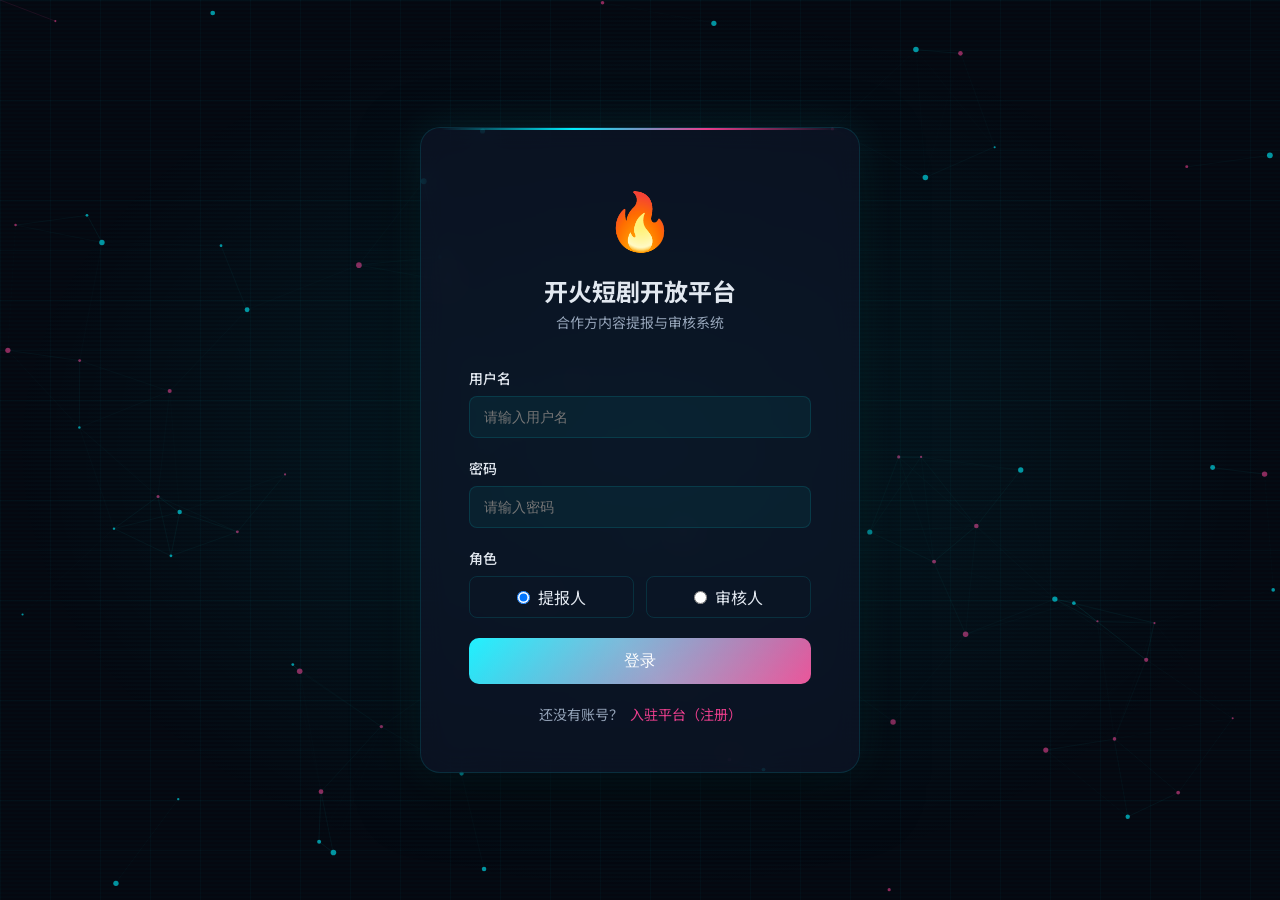
<file: index.html>
<!DOCTYPE html>
<html lang="zh-CN">
<head>
  <meta charset="UTF-8">
  <meta name="viewport" content="width=device-width, initial-scale=1.0">
  <title>开火短剧开放平台 - 登录</title>
  <link rel="stylesheet" href="css/style.css">
  <script src="js/data.js"></script>
</head>
<body>
  <div class="login-page">
    <canvas id="loginCanvas" class="login-bg"></canvas>
    <div class="login-card">
      <div class="login-header">
        <div class="login-logo">&#128293;</div>
        <h1 style="font-size: 24px; margin-bottom: 4px; color: var(--text-primary);">开火短剧开放平台</h1>
        <p style="color: var(--text-secondary); font-size: 14px;">合作方内容提报与审核系统</p>
      </div>

      <form id="loginForm">
        <div class="form-group">
          <label class="form-label">用户名</label>
          <input type="text" id="username" class="form-input" placeholder="请输入用户名" required>
        </div>

        <div class="form-group">
          <label class="form-label">密码</label>
          <input type="password" id="password" class="form-input" placeholder="请输入密码" required>
        </div>

        <div class="form-group">
          <label class="form-label">角色</label>
          <div class="radio-group">
            <label class="radio-item">
              <input type="radio" name="role" value="submitter" checked>
              <span>提报人</span>
            </label>
            <label class="radio-item">
              <input type="radio" name="role" value="auditor">
              <span>审核人</span>
            </label>
          </div>
        </div>

        <button type="submit" class="btn btn-gradient" style="width: 100%; height: 46px; font-size: 16px; margin-top: 8px; border-radius: 10px; display: flex; justify-content: center; align-items: center;">
          登录
        </button>
      </form>

      <div style="text-align: center; margin-top: 20px; font-size: 14px;">
        <span style="color: var(--text-secondary);">还没有账号？</span>
        <a href="onboarding.html" style="color: var(--neon-pink); text-decoration: none; margin-left: 4px;">入驻平台（注册）</a>
      </div>
    </div>
  </div>

  <script>
    // 登录页粒子背景
    (function() {
      var canvas = document.getElementById('loginCanvas');
      var ctx = canvas.getContext('2d');
      var particles = [];
      var particleCount = 80;
      var connectionDistance = 150;
      var mouseX = 0, mouseY = 0;

      function resize() {
        canvas.width = window.innerWidth;
        canvas.height = window.innerHeight;
      }
      resize();
      window.addEventListener('resize', resize);

      function createParticle() {
        return {
          x: Math.random() * canvas.width,
          y: Math.random() * canvas.height,
          vx: (Math.random() - 0.5) * 0.8,
          vy: (Math.random() - 0.5) * 0.8,
          radius: Math.random() * 2 + 1,
          color: Math.random() > 0.5 ? 'rgba(0, 240, 255,' : 'rgba(232, 62, 140,'
        };
      }

      for (var i = 0; i < particleCount; i++) {
        particles.push(createParticle());
      }

      document.addEventListener('mousemove', function(e) {
        mouseX = e.clientX;
        mouseY = e.clientY;
      });

      function animate() {
        ctx.clearRect(0, 0, canvas.width, canvas.height);

        for (var i = 0; i < particles.length; i++) {
          var p = particles[i];
          p.x += p.vx;
          p.y += p.vy;

          if (p.x < 0 || p.x > canvas.width) p.vx *= -1;
          if (p.y < 0 || p.y > canvas.height) p.vy *= -1;

          ctx.beginPath();
          ctx.arc(p.x, p.y, p.radius, 0, Math.PI * 2);
          ctx.fillStyle = p.color + '0.6)';
          ctx.fill();

          // 鼠标交互
          var dx = mouseX - p.x;
          var dy = mouseY - p.y;
          var dist = Math.sqrt(dx * dx + dy * dy);
          if (dist < 200) {
            ctx.beginPath();
            ctx.moveTo(p.x, p.y);
            ctx.lineTo(mouseX, mouseY);
            ctx.strokeStyle = p.color + (0.3 * (1 - dist / 200)) + ')';
            ctx.stroke();
          }

          // 粒子连线
          for (var j = i + 1; j < particles.length; j++) {
            var p2 = particles[j];
            var ddx = p.x - p2.x;
            var ddy = p.y - p2.y;
            var ddist = Math.sqrt(ddx * ddx + ddy * ddy);
            if (ddist < connectionDistance) {
              ctx.beginPath();
              ctx.moveTo(p.x, p.y);
              ctx.lineTo(p2.x, p2.y);
              ctx.strokeStyle = 'rgba(0, 240, 255,' + (0.15 * (1 - ddist / connectionDistance)) + ')';
              ctx.lineWidth = 0.5;
              ctx.stroke();
            }
          }
        }
        requestAnimationFrame(animate);
      }
      animate();
    })();

    document.getElementById('loginForm').addEventListener('submit', function(e) {
      e.preventDefault();
      var username = document.getElementById('username').value;
      var password = document.getElementById('password').value;
      var role = document.querySelector('input[name="role"]:checked').value;
      window.MOCK.login(username, password, role);
      if (role === 'auditor') {
        window.location.href = 'auditor.html';
      } else {
        window.location.href = 'submitter.html';
      }
    });
  </script>
</body>
</html>
</file>
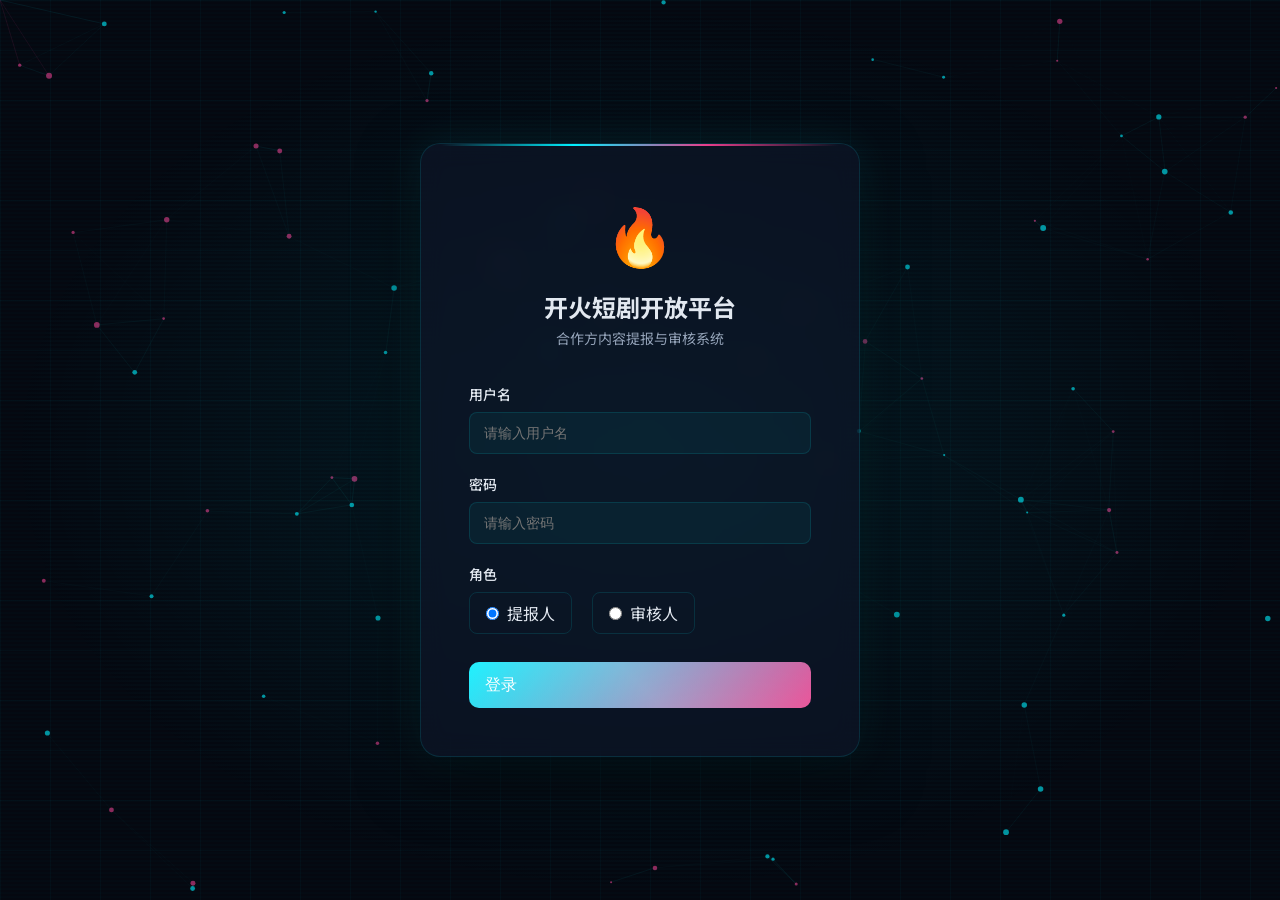
<file: static-pages/index.html>
<!DOCTYPE html>
<html lang="zh-CN">
<head>
  <meta charset="UTF-8">
  <meta name="viewport" content="width=device-width, initial-scale=1.0">
  <title>开火短剧开放平台 - 登录</title>
  <link rel="stylesheet" href="css/style.css">
  <script src="js/data.js"></script>
</head>
<body>
  <div class="login-page">
    <canvas id="loginCanvas" class="login-bg"></canvas>
    <div class="login-card">
      <div class="login-header">
        <div class="login-logo">&#128293;</div>
        <h1 style="font-size: 24px; margin-bottom: 4px; color: var(--text-primary);">开火短剧开放平台</h1>
        <p style="color: var(--text-secondary); font-size: 14px;">合作方内容提报与审核系统</p>
      </div>

      <form id="loginForm">
        <div class="form-group">
          <label class="form-label">用户名</label>
          <input type="text" id="username" class="form-input" placeholder="请输入用户名" required>
        </div>

        <div class="form-group">
          <label class="form-label">密码</label>
          <input type="password" id="password" class="form-input" placeholder="请输入密码" required>
        </div>

        <div class="form-group">
          <label class="form-label">角色</label>
          <div class="radio-group">
            <label class="radio-item">
              <input type="radio" name="role" value="submitter" checked>
              <span>提报人</span>
            </label>
            <label class="radio-item">
              <input type="radio" name="role" value="auditor">
              <span>审核人</span>
            </label>
          </div>
        </div>

        <button type="submit" class="btn btn-gradient" style="width: 100%; height: 46px; font-size: 16px; margin-top: 8px; border-radius: 10px;">
          登录
        </button>
      </form>
    </div>
  </div>

  <script>
    // 登录页粒子背景
    (function() {
      var canvas = document.getElementById('loginCanvas');
      var ctx = canvas.getContext('2d');
      var particles = [];
      var particleCount = 80;
      var connectionDistance = 150;
      var mouseX = 0, mouseY = 0;

      function resize() {
        canvas.width = window.innerWidth;
        canvas.height = window.innerHeight;
      }
      resize();
      window.addEventListener('resize', resize);

      function createParticle() {
        return {
          x: Math.random() * canvas.width,
          y: Math.random() * canvas.height,
          vx: (Math.random() - 0.5) * 0.8,
          vy: (Math.random() - 0.5) * 0.8,
          radius: Math.random() * 2 + 1,
          color: Math.random() > 0.5 ? 'rgba(0, 240, 255,' : 'rgba(232, 62, 140,'
        };
      }

      for (var i = 0; i < particleCount; i++) {
        particles.push(createParticle());
      }

      document.addEventListener('mousemove', function(e) {
        mouseX = e.clientX;
        mouseY = e.clientY;
      });

      function animate() {
        ctx.clearRect(0, 0, canvas.width, canvas.height);

        for (var i = 0; i < particles.length; i++) {
          var p = particles[i];
          p.x += p.vx;
          p.y += p.vy;

          if (p.x < 0 || p.x > canvas.width) p.vx *= -1;
          if (p.y < 0 || p.y > canvas.height) p.vy *= -1;

          ctx.beginPath();
          ctx.arc(p.x, p.y, p.radius, 0, Math.PI * 2);
          ctx.fillStyle = p.color + '0.6)';
          ctx.fill();

          // 鼠标交互
          var dx = mouseX - p.x;
          var dy = mouseY - p.y;
          var dist = Math.sqrt(dx * dx + dy * dy);
          if (dist < 200) {
            ctx.beginPath();
            ctx.moveTo(p.x, p.y);
            ctx.lineTo(mouseX, mouseY);
            ctx.strokeStyle = p.color + (0.3 * (1 - dist / 200)) + ')';
            ctx.stroke();
          }

          // 粒子连线
          for (var j = i + 1; j < particles.length; j++) {
            var p2 = particles[j];
            var ddx = p.x - p2.x;
            var ddy = p.y - p2.y;
            var ddist = Math.sqrt(ddx * ddx + ddy * ddy);
            if (ddist < connectionDistance) {
              ctx.beginPath();
              ctx.moveTo(p.x, p.y);
              ctx.lineTo(p2.x, p2.y);
              ctx.strokeStyle = 'rgba(0, 240, 255,' + (0.15 * (1 - ddist / connectionDistance)) + ')';
              ctx.lineWidth = 0.5;
              ctx.stroke();
            }
          }
        }
        requestAnimationFrame(animate);
      }
      animate();
    })();

    document.getElementById('loginForm').addEventListener('submit', function(e) {
      e.preventDefault();
      var username = document.getElementById('username').value;
      var password = document.getElementById('password').value;
      var role = document.querySelector('input[name="role"]:checked').value;
      window.MOCK.login(username, password, role);
      if (role === 'auditor') {
        window.location.href = 'auditor.html';
      } else {
        window.location.href = 'submitter.html';
      }
    });
  </script>
</body>
</html>
</file>
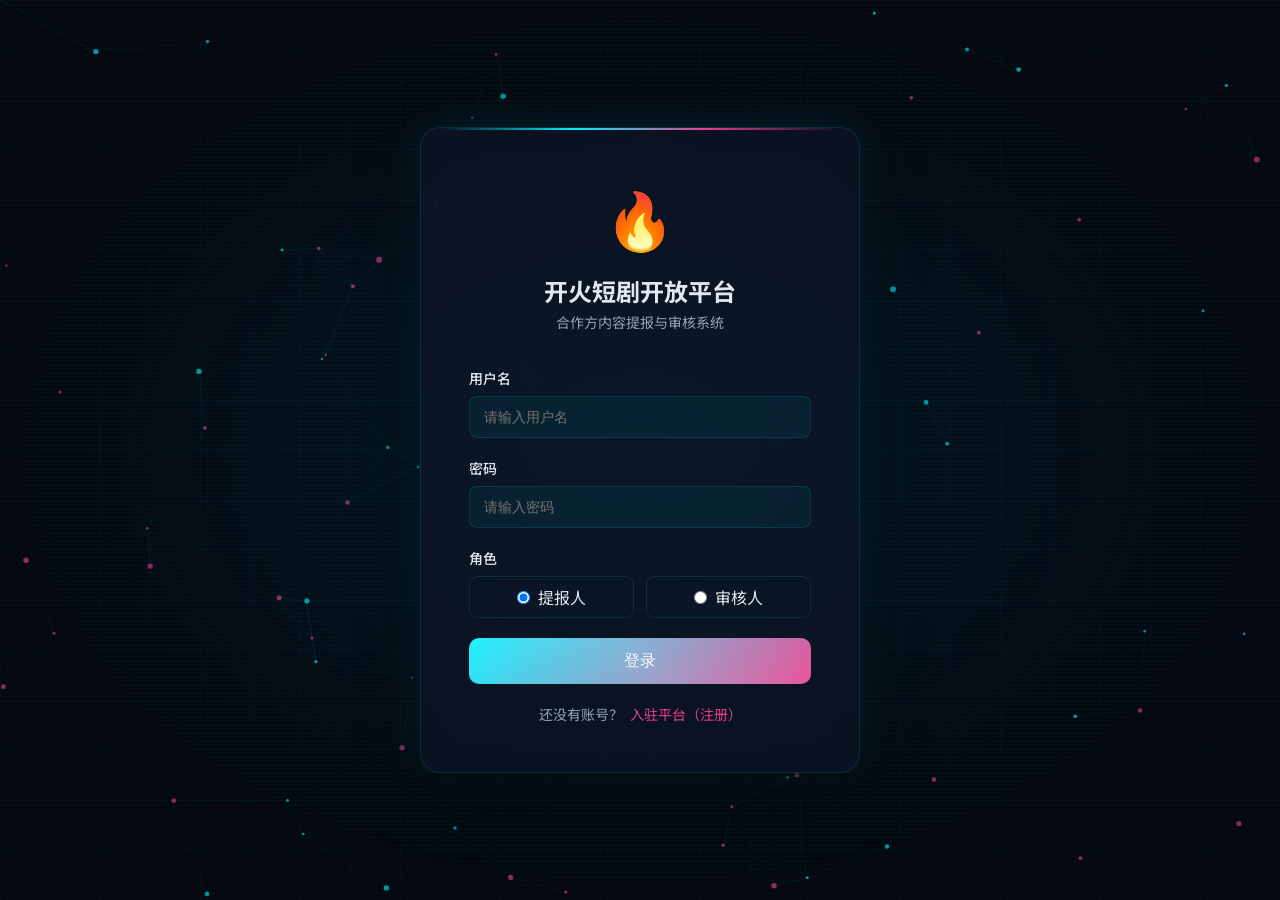
<file: auditor-onboarding.html>
<!DOCTYPE html>
<html lang="zh-CN">
<head>
  <meta charset="UTF-8">
  <meta name="viewport" content="width=device-width, initial-scale=1.0">
  <title>开火短剧开放平台 - 入驻申请管理</title>
  <link rel="stylesheet" href="css/style.css">
  <script src="js/data.js"></script>
</head>
<body>
  <header class="header">
    <canvas id="headerCanvas" class="header-bg"></canvas>
    <div class="header-left">
      <span class="header-logo">&#128293;</span>
      <span class="header-title">开火短剧开放平台</span>
    </div>
    <div class="header-right">
      <span id="roleTag" class="role-tag auditor">审核人</span>
      <span id="userName" class="user-name">李审核</span>
      <button class="btn-logout" onclick="logout()">退出</button>
    </div>
  </header>

  <div class="layout">
    <aside class="sider">
      <ul class="sider-menu">
        <li><a href="submitter.html">&#127909; 我的提报</a></li>
        <li><a href="submitter.html?tab=upload">&#128316; 上传新剧</a></li>
        <li><a href="auditor.html">&#128270; 剧集审核</a></li>
        <li><a href="auditor-onboarding.html" class="active">&#128196; 入驻管理</a></li>
      </ul>
    </aside>

    <main class="main-content">
      <h1 class="page-title">入驻申请管理</h1>
      <p class="page-subtitle">合作伙伴入驻申请审核与管理</p>

      <!-- 筛选区 -->
      <div class="card">
        <div class="search-bar">
          <input type="text" id="filterId" class="input" placeholder="申请编号..." style="width: 180px;">
          <input type="text" id="filterCompany" class="input" placeholder="企业名称..." style="width: 200px;">
          <select id="filterStatus" class="select" style="width: 140px;">
            <option value="all">全部状态</option>
            <option value="pending">待审核</option>
            <option value="reviewing">审核中</option>
            <option value="approved">已通过</option>
            <option value="rejected">已拒绝</option>
          </select>
          <button class="btn" onclick="resetFilter()">重置</button>
          <button class="btn btn-primary" onclick="renderTable()">查询</button>
        </div>
      </div>

      <!-- 列表 -->
      <div class="card">
        <table class="table" id="onboardingTable" style="table-layout:fixed;width:100%">
          <thead>
            <tr>
              <th style="width:130px">申请编号</th>
              <th style="width:auto">企业名称</th>
              <th style="width:140px">统一社会信用代码</th>
              <th style="width:120px">合作业务类型</th>
              <th style="width:120px">对接人</th>
              <th style="width:150px">申请时间</th>
              <th style="width:90px">审核状态</th>
              <th style="width:120px">操作</th>
            </tr>
          </thead>
          <tbody></tbody>
        </table>
        <div id="emptyState" class="empty" style="display:none">暂无入驻申请</div>
      </div>
    </main>
  </div>

  <!-- 入驻审核弹窗 -->
  <div class="modal-overlay" id="auditModal">
    <div class="modal" style="max-width:800px; max-height:90vh; overflow-y:auto;">
      <div class="modal-header">
        <h3 id="auditModalTitle" style="color:var(--neon-cyan)">入驻审核</h3>
        <button class="modal-close" onclick="closeAuditModal()">&times;</button>
      </div>
      <div class="modal-body" id="auditBody"></div>
    </div>
  </div>

  <script>
    (function() {
      var canvas = document.getElementById('headerCanvas');
      var ctx = canvas.getContext('2d');
      var particles = [];
      function resize() { canvas.width = canvas.parentElement.offsetWidth; canvas.height = canvas.parentElement.offsetHeight; }
      resize(); window.addEventListener('resize', resize);
      for (var i = 0; i < 40; i++) particles.push({ x: Math.random() * canvas.width, y: Math.random() * canvas.height, vx: (Math.random() - 0.5) * 0.5, vy: (Math.random() - 0.5) * 0.5, radius: Math.random() * 1.5 + 0.5 });
      function animate() {
        ctx.clearRect(0, 0, canvas.width, canvas.height);
        for (var i = 0; i < particles.length; i++) {
          var p = particles[i]; p.x += p.vx; p.y += p.vy;
          if (p.x < 0 || p.x > canvas.width) p.vx *= -1;
          if (p.y < 0 || p.y > canvas.height) p.vy *= -1;
          ctx.beginPath(); ctx.arc(p.x, p.y, p.radius, 0, Math.PI * 2); ctx.fillStyle = 'rgba(0, 240, 255, 0.4)'; ctx.fill();
          for (var j = i + 1; j < particles.length; j++) {
            var p2 = particles[j]; var dx = p.x - p2.x, dy = p.y - p2.y; var dist = Math.sqrt(dx * dx + dy * dy);
            if (dist < 100) { ctx.beginPath(); ctx.moveTo(p.x, p.y); ctx.lineTo(p2.x, p2.y); ctx.strokeStyle = 'rgba(0, 240, 255, ' + (0.2 * (1 - dist / 100)) + ')'; ctx.lineWidth = 0.5; ctx.stroke(); }
          }
        }
        requestAnimationFrame(animate);
      }
      animate();
    })();

    var user = window.MOCK.getUser();
    if (!user) { window.location.href = 'index.html'; }
    else {
      document.getElementById('roleTag').textContent = user.role === 'auditor' ? '审核人' : '提报人';
      document.getElementById('roleTag').className = 'role-tag' + (user.role === 'auditor' ? ' auditor' : '');
      document.getElementById('userName').textContent = user.displayName;
    }
    function logout() { window.MOCK.logout(); window.location.href = 'index.html'; }

    var apps = window.MOCK.onboardingApplications;
    var currentAppId = null;
    var resultOptions = ['S级', 'A+级', 'A级', 'B级', '不通过'];

    var statusMap = {
      pending: { label: '待审核', color: '#8c8c8c' },
      reviewing: { label: '审核中', color: '#1890ff' },
      approved: { label: '已通过', color: '#52c41a' },
      rejected: { label: '已拒绝', color: '#ff4d4f' }
    };

    function maskCode(code) {
      if (!code || code.length < 8) return code;
      return code.slice(0, 4) + '****' + code.slice(-4);
    }

    function renderTable() {
      var idFilter = document.getElementById('filterId').value.trim();
      var companyFilter = document.getElementById('filterCompany').value.trim();
      var statusFilter = document.getElementById('filterStatus').value;

      var list = apps.filter(function(a) {
        if (idFilter && a.id.indexOf(idFilter) === -1) return false;
        if (companyFilter && a.companyName.indexOf(companyFilter) === -1) return false;
        if (statusFilter !== 'all' && a.status !== statusFilter) return false;
        return true;
      });

      var tbody = document.querySelector('#onboardingTable tbody');
      var empty = document.getElementById('emptyState');

      if (list.length === 0) {
        tbody.innerHTML = '';
        empty.style.display = 'block';
        document.getElementById('onboardingTable').style.display = 'none';
        return;
      }
      document.getElementById('onboardingTable').style.display = 'table';
      empty.style.display = 'none';

      tbody.innerHTML = list.map(function(a) {
        var s = statusMap[a.status] || statusMap.pending;
        var bizTags = a.businessTypes.map(function(t) {
          return '<span class="tag-result" style="background:rgba(0,240,255,0.08);color:var(--neon-cyan);border:1px solid rgba(0,240,255,0.2);margin:0 2px 2px 0;font-size:11px;white-space:nowrap;display:inline-block">' + t + '</span>';
        }).join('');
        var canAudit = a.status === 'pending' || a.status === 'reviewing';
        return '<tr>' +
          '<td style="font-family:Orbitron,sans-serif;font-size:12px;white-space:nowrap">' + a.id + '</td>' +
          '<td style="white-space:nowrap;overflow:hidden;text-overflow:ellipsis;max-width:0" title="' + a.companyName + '">' + a.companyName + '</td>' +
          '<td style="white-space:nowrap;overflow:hidden;text-overflow:ellipsis;font-size:13px">' + maskCode(a.unifiedSocialCode) + '</td>' +
          '<td>' + bizTags + '</td>' +
          '<td style="white-space:nowrap;overflow:hidden;text-overflow:ellipsis;font-size:13px">' + a.contactPerson.name + '<br><span style="font-size:12px;color:var(--text-secondary)">' + a.contactPerson.phone + '</span></td>' +
          '<td style="white-space:nowrap;font-size:13px">' + a.createdAt + '</td>' +
          '<td><span class="tag-result" style="background:' + s.color + '22;color:' + s.color + ';border:1px solid ' + s.color + '66;white-space:nowrap;font-size:12px">' + s.label + '</span></td>' +
          '<td style="white-space:nowrap">' +
            (canAudit ? '<button class="btn btn-sm btn-primary" style="padding:4px 10px;font-size:12px" onclick="openAuditModal(\'' + a.id + '\')">审核</button> ' : '') +
            '<button class="btn btn-sm" style="padding:4px 10px;font-size:12px;color:var(--neon-cyan);border-color:rgba(0,240,255,0.3)" onclick="openDetailModal(\'' + a.id + '\')">详情</button>' +
          '</td>' +
        '</tr>';
      }).join('');
    }

    function resetFilter() {
      document.getElementById('filterId').value = '';
      document.getElementById('filterCompany').value = '';
      document.getElementById('filterStatus').value = 'all';
      renderTable();
    }

    function openAuditModal(appId) {
      currentAppId = appId;
      var app = apps.find(function(a) { return a.id === appId; });
      if (!app) return;
      renderAuditModal(app, true);
    }

    function openDetailModal(appId) {
      currentAppId = appId;
      var app = apps.find(function(a) { return a.id === appId; });
      if (!app) return;
      renderAuditModal(app, false);
    }

    function renderAuditModal(app, editable) {
      var s = statusMap[app.status] || statusMap.pending;
      document.getElementById('auditModalTitle').innerHTML = '入驻审核 - <span style="color:var(--text-primary);font-size:16px">' + app.companyName + '</span>';

      var tabLabels = ['企业信息', '联系人', '业务能力'];
      var html = '<div style="display:flex;gap:4px;margin-bottom:16px;border-bottom:1px solid var(--border-color)">' +
        tabLabels.map(function(l, idx) {
          return '<div class="audit-tab-item' + (idx === 0 ? ' active' : '') + '" style="padding:10px 16px;cursor:pointer;color:var(--text-secondary);font-size:14px;border-bottom:2px solid transparent;margin-bottom:-1px;transition:all 0.3s;" onclick="switchAuditTab(this,' + idx + ')">' + l + '</div>';
        }).join('') + '</div>';

      // Tab1: 企业信息
      html += '<div class="audit-tab" data-idx="0" style="display:block">' +
        '<div class="summary-card" style="margin-bottom:16px">' +
          '<div class="summary-row"><span class="summary-label">申请编号</span><span class="summary-value" style="font-family:Orbitron">' + app.id + '</span></div>' +
          '<div class="summary-row"><span class="summary-label">企业名称</span><span class="summary-value">' + app.companyName + '</span></div>' +
          '<div class="summary-row"><span class="summary-label">统一社会信用代码</span><span class="summary-value">' + app.unifiedSocialCode + '</span></div>' +
          '<div class="summary-row"><span class="summary-label">企业类型</span><span class="summary-value">' + app.companyType + '</span></div>' +
          '<div class="summary-row"><span class="summary-label">成立时间</span><span class="summary-value">' + (app.establishedAt || '—') + '</span></div>' +
          '<div class="summary-row"><span class="summary-label">注册地址</span><span class="summary-value">' + (app.registeredAddress || '—') + '</span></div>' +
          '<div class="summary-row"><span class="summary-label">办公地址</span><span class="summary-value">' + (app.officeAddress || '—') + '</span></div>' +
        '</div>' +
        '<div class="summary-card">' +
          '<h4 style="font-size:14px;color:var(--neon-cyan);margin-bottom:12px">营业执照</h4>' +
          '<div style="width:200px;height:120px;background:rgba(0,240,255,0.05);border:1px solid var(--border-color);border-radius:8px;display:flex;align-items:center;justify-content:center;font-size:40px;color:var(--neon-cyan)">&#128196;</div>' +
        '</div>' +
      '</div>';

      // Tab2: 联系人
      html += '<div class="audit-tab" data-idx="1" style="display:none">' +
        '<div class="section-title" style="margin-top:0">对接人信息</div>' +
        '<div class="summary-card" style="margin-bottom:16px">' +
          '<div class="summary-row"><span class="summary-label">姓名</span><span class="summary-value">' + app.contactPerson.name + '</span></div>' +
          '<div class="summary-row"><span class="summary-label">手机号</span><span class="summary-value">' + app.contactPerson.phone + '</span></div>' +
          '<div class="summary-row"><span class="summary-label">邮箱</span><span class="summary-value">' + app.contactPerson.email + '</span></div>' +
          '<div class="summary-row"><span class="summary-label">职务</span><span class="summary-value">' + (app.contactPerson.position || '—') + '</span></div>' +
        '</div>' +
        '<div class="section-title">法定代表人信息</div>' +
        '<div class="summary-card">' +
          '<div class="summary-row"><span class="summary-label">姓名</span><span class="summary-value">' + app.legalRepresentative.name + '</span></div>' +
          '<div class="summary-row"><span class="summary-label">手机号</span><span class="summary-value">' + app.legalRepresentative.phone + '</span></div>' +
          '<div class="summary-row"><span class="summary-label">身份证号</span><span class="summary-value">' + maskCode(app.legalRepresentative.idCard) + '</span></div>' +
          '<div class="summary-row"><span class="summary-label">邮箱</span><span class="summary-value">' + (app.legalRepresentative.email || '—') + '</span></div>' +
        '</div>' +
      '</div>';

      // Tab3: 业务能力
      var worksHtml = '';
      if (app.hasPreviousWorks && app.previousWorks && app.previousWorks.length) {
        worksHtml = '<table class="works-table" style="margin-top:12px"><thead><tr><th>作品名称</th><th>平台</th><th>集数</th><th>类型</th></tr></thead><tbody>' +
          app.previousWorks.map(function(w) {
            return '<tr><td>' + w.name + '</td><td>' + w.platform + '</td><td>' + w.episodes + '</td><td>' + w.type + '</td></tr>';
          }).join('') + '</tbody></table>';
      } else {
        worksHtml = '<div class="empty" style="padding:20px">暂无过往作品</div>';
      }

      html += '<div class="audit-tab" data-idx="2" style="display:none">' +
        '<div class="summary-card" style="margin-bottom:16px">' +
          '<div class="summary-row"><span class="summary-label">合作业务类型</span><span class="summary-value">' + app.businessTypes.join('、') + '</span></div>' +
          '<div class="summary-row"><span class="summary-label">内容类型偏好</span><span class="summary-value">' + (app.contentTypePreference ? app.contentTypePreference.join('、') : '—') + '</span></div>' +
          '<div class="summary-row"><span class="summary-label">男女频偏好</span><span class="summary-value">' + (app.genderPreference || '—') + '</span></div>' +
          '<div class="summary-row"><span class="summary-label">擅长题材</span><span class="summary-value">' + (app.genreSpecialty ? app.genreSpecialty.join('、') : '—') + '</span></div>' +
        '</div>' +
        '<div class="summary-card" style="margin-bottom:16px">' +
          '<h4 style="font-size:14px;color:var(--neon-cyan);margin-bottom:12px">资质证书</h4>' +
          '<div class="summary-row"><span class="summary-label">广播电视节目制作经营许可证</span><span class="summary-value">' + (app.hasBroadcastLicense ? '有（' + app.broadcastLicenseNo + '）' : '无') + '</span></div>' +
          '<div class="summary-row"><span class="summary-label">网络文化经营许可证</span><span class="summary-value">' + (app.hasNetCultureLicense ? '有' : '无') + '</span></div>' +
          '<div class="summary-row"><span class="summary-label">其他资质</span><span class="summary-value">' + (app.otherQualifications || '—') + '</span></div>' +
        '</div>' +
        '<div class="summary-card">' +
          '<h4 style="font-size:14px;color:var(--neon-cyan);margin-bottom:12px">过往作品</h4>' + worksHtml +
        '</div>' +
      '</div>';

      // 审核操作区
      if (editable && (app.status === 'pending' || app.status === 'reviewing')) {
        html += '<div style="border-top:1px solid var(--border-color);padding-top:20px;margin-top:20px">' +
          '<h4 style="font-size:14px;color:var(--neon-pink);margin-bottom:16px">审核操作</h4>' +
          '<form id="onboardingAuditForm">' +
            '<div class="form-group"><label class="form-label">审核结果 <span style="color:var(--neon-red)">*</span></label>' +
            '<div class="radio-group">' +
              '<label class="radio-item" style="border-color:rgba(0,255,136,0.4);color:var(--neon-green)"><input type="radio" name="auditResult" value="approved" required style="margin-right:6px"> 通过</label>' +
              '<label class="radio-item" style="border-color:rgba(255,77,79,0.4);color:var(--neon-red)"><input type="radio" name="auditResult" value="rejected" required style="margin-right:6px"> 拒绝</label>' +
            '</div></div>' +
            '<div class="form-group"><label class="form-label">审核意见 <span style="color:var(--neon-red)">*</span></label>' +
            '<textarea name="auditOpinion" class="form-input" rows="3" placeholder="请输入审核意见..." required></textarea></div>' +
            '<div id="rejectReasonDiv" style="display:none;">' +
              '<div class="form-group"><label class="form-label">拒绝原因</label>' +
              '<select name="rejectReason" class="select" style="width:100%;max-width:300px">' +
                '<option value="资质不全">资质不全</option>' +
                '<option value="内容不符">内容不符</option>' +
                '<option value="重复申请">重复申请</option>' +
                '<option value="其他">其他</option>' +
              '</select></div>' +
            '</div>' +
            '<div style="text-align:right">' +
              '<button type="button" class="btn" onclick="closeAuditModal()" style="margin-right:8px">取消</button>' +
              '<button type="submit" class="btn btn-primary">确认审核</button>' +
            '</div>' +
          '</form></div>';
      } else if (app.status === 'approved' || app.status === 'rejected') {
        html += '<div style="border-top:1px solid var(--border-color);padding-top:20px;margin-top:20px">' +
          '<h4 style="font-size:14px;color:var(--neon-cyan);margin-bottom:12px">审核结果</h4>' +
          '<div class="summary-card">' +
            '<div class="summary-row"><span class="summary-label">审核结果</span><span class="summary-value" style="color:' + (app.auditResult === 'approved' ? 'var(--neon-green)' : 'var(--neon-red)') + '">' + (app.auditResult === 'approved' ? '已通过' : '已拒绝') + '</span></div>' +
            '<div class="summary-row"><span class="summary-label">审核意见</span><span class="summary-value">' + (app.auditOpinion || '—') + '</span></div>' +
            (app.rejectReason ? '<div class="summary-row"><span class="summary-label">拒绝原因</span><span class="summary-value">' + app.rejectReason + '</span></div>' : '') +
            '<div class="summary-row"><span class="summary-label">审核时间</span><span class="summary-value">' + (app.reviewedAt || '—') + '</span></div>' +
            (app.accountGenerated ? '<div class="summary-row"><span class="summary-label">已生成账号</span><span class="summary-value" style="color:var(--neon-green)">是（' + app.accountUsername + '）</span></div>' : '') +
          '</div></div>';
      }

      document.getElementById('auditBody').innerHTML = html;
      document.getElementById('auditModal').classList.add('active');

      // 拒绝原因联动
      var rejectDiv = document.getElementById('rejectReasonDiv');
      if (rejectDiv) {
        document.querySelectorAll('input[name="auditResult"]').forEach(function(r) {
          r.addEventListener('change', function() {
            rejectDiv.style.display = this.value === 'rejected' ? 'block' : 'none';
          });
        });
      }

      // 表单提交
      var form = document.getElementById('onboardingAuditForm');
      if (form) {
        form.addEventListener('submit', function(e) {
          e.preventDefault();
          var result = e.target.auditResult.value;
          var opinion = e.target.auditOpinion.value;
          var idx = apps.findIndex(function(a) { return a.id === currentAppId; });
          if (idx !== -1) {
            apps[idx].status = result;
            apps[idx].auditResult = result;
            apps[idx].auditOpinion = opinion;
            if (result === 'rejected') {
              var rr = e.target.rejectReason;
              apps[idx].rejectReason = rr ? rr.value : '其他';
            } else {
              apps[idx].accountGenerated = true;
              apps[idx].accountUsername = apps[idx].unifiedSocialCode;
            }
            apps[idx].reviewerId = 'u2';
            apps[idx].reviewedAt = new Date().toISOString().replace('T', ' ').slice(0, 19);
            apps[idx].updatedAt = apps[idx].reviewedAt;
          }
          alert(result === 'approved' ? '审核已通过，已生成企业账号' : '审核已拒绝');
          closeAuditModal();
          renderTable();
        });
      }
    }

    function switchAuditTab(el, idx) {
      document.querySelectorAll('.audit-tab-item').forEach(function(t) { t.style.color = 'var(--text-secondary)'; t.style.borderBottomColor = 'transparent'; t.style.textShadow = 'none'; });
      el.style.color = 'var(--neon-cyan)';
      el.style.borderBottomColor = 'var(--neon-cyan)';
      el.style.textShadow = '0 0 10px rgba(0, 240, 255, 0.5)';
      document.querySelectorAll('.audit-tab').forEach(function(t) { t.style.display = 'none'; });
      document.querySelector('.audit-tab[data-idx="' + idx + '"]').style.display = 'block';
    }

    function closeAuditModal() {
      document.getElementById('auditModal').classList.remove('active');
      currentAppId = null;
    }

    renderTable();
  </script>
</body>
</html>
</file>
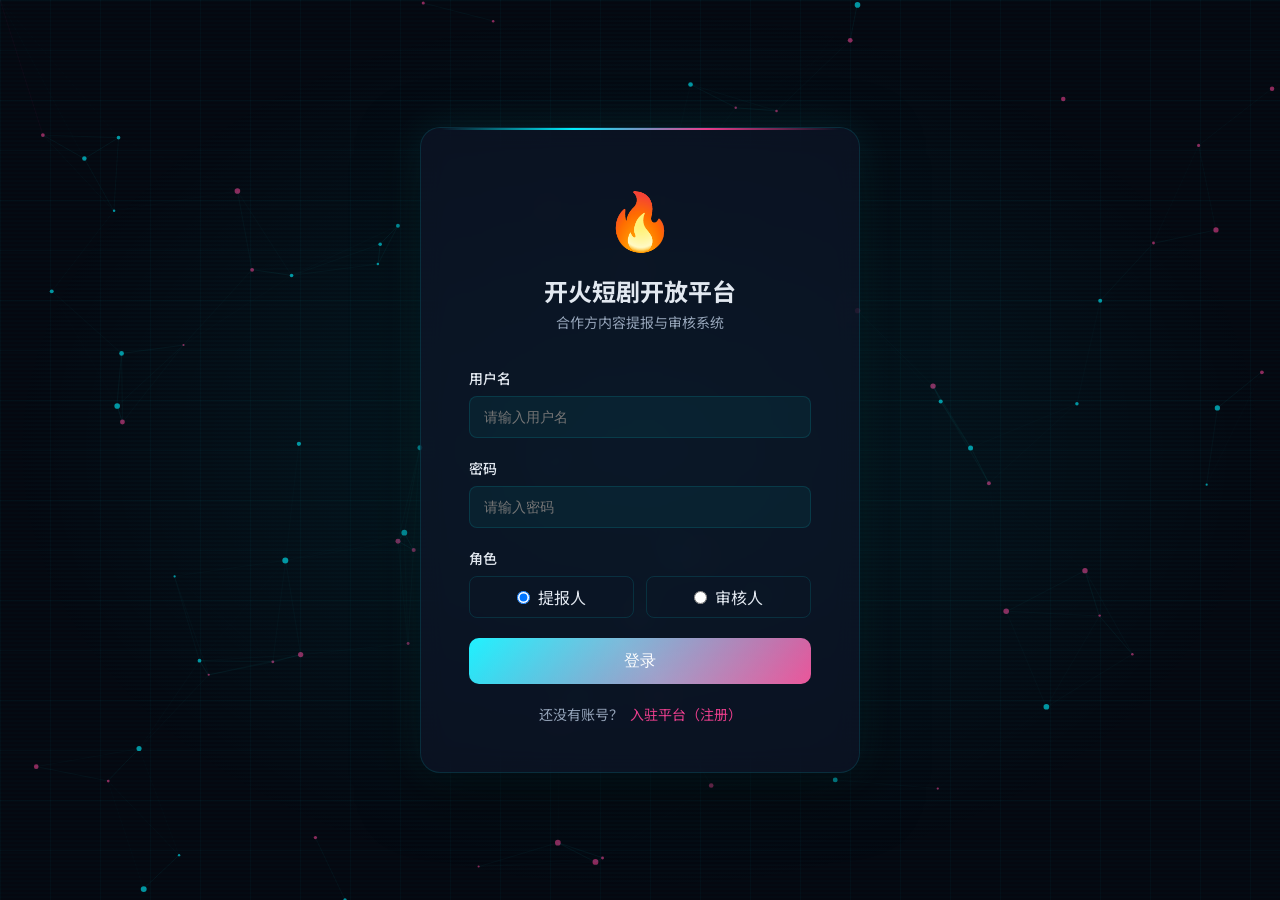
<file: auditor.html>
<!DOCTYPE html>
<html lang="zh-CN">
<head>
  <meta charset="UTF-8">
  <meta name="viewport" content="width=device-width, initial-scale=1.0">
  <title>开火短剧开放平台 - 审核后台</title>
  <link rel="stylesheet" href="css/style.css">
  <script src="js/data.js"></script>
</head>
<body>
  <header class="header">
    <canvas id="headerCanvas" class="header-bg"></canvas>
    <div class="header-left">
      <span class="header-logo">&#128293;</span>
      <span class="header-title">开火短剧开放平台</span>
    </div>
    <div class="header-right">
      <span id="roleTag" class="role-tag auditor">审核人</span>
      <span id="userName" class="user-name">李审核</span>
      <button class="btn-logout" onclick="logout()">退出</button>
    </div>
  </header>

  <div class="layout">
    <aside class="sider">
      <ul class="sider-menu">
        <li><a href="submitter.html">&#127909; 我的提报</a></li>
        <li><a href="submitter.html?tab=upload">&#128316; 上传新剧</a></li>
        <li><a href="auditor.html" class="active">&#128270; 剧集审核</a></li>
        <li><a href="auditor-onboarding.html">&#128196; 入驻管理</a></li>
      </ul>
    </aside>

    <main class="main-content">
      <h1 class="page-title">审核后台</h1>
      <p class="page-subtitle">短剧内容审核与评级管理</p>

      <div class="card">
        <div class="tab-bar">
          <div class="tab-item active" onclick="switchTab('pending')">&#128270; 待审核列表（<span id="pendingCount" style="color:var(--neon-cyan)">0</span>）</div>
          <div class="tab-item" onclick="switchTab('reviewed')">&#128340; 已审核记录（<span id="reviewedCount" style="color:var(--neon-green)">0</span>）</div>
        </div>

        <!-- 待审核 -->
        <div id="panel-pending" class="tab-panel active">
          <table class="table" id="pendingTable">
            <thead>
              <tr><th>剧名</th><th style="width:80px">类型</th><th style="width:90px">版权类型</th><th style="width:120px">公司</th><th style="width:100px">提报人</th><th style="width:160px">上传日期</th><th style="width:100px">操作</th></tr>
            </thead>
            <tbody></tbody>
          </table>
          <div id="pendingEmpty" class="empty" style="display:none">暂无待审核剧集</div>
        </div>

        <!-- 已审核 -->
        <div id="panel-reviewed" class="tab-panel">
          <div style="display:flex; gap:12px; margin-bottom:16px">
            <select id="filterResult" class="select" style="width:140px" onchange="renderReviewed()">
              <option value="all">全部评级</option>
              <option value="S级">S级</option>
              <option value="A+级">A+级</option>
              <option value="A级">A级</option>
              <option value="B级">B级</option>
              <option value="不通过">不通过</option>
            </select>
            <select id="filterType" class="select" style="width:120px" onchange="renderReviewed()">
              <option value="all">全部类型</option>
              <option value="真人">真人</option>
              <option value="AI剧">AI剧</option>
            </select>
          </div>
          <table class="table" id="reviewedTable">
            <thead>
              <tr><th>剧名</th><th style="width:80px">类型</th><th style="width:90px">版权类型</th><th style="width:120px">公司</th><th style="width:100px">提报人</th><th style="width:100px">审核结果</th><th style="width:160px">上传日期</th><th style="width:120px">操作</th></tr>
            </thead>
            <tbody></tbody>
          </table>
          <div id="reviewedEmpty" class="empty" style="display:none">暂无已审核记录</div>
        </div>
      </div>
    </main>
  </div>

  <!-- 审核弹窗 -->
  <div class="modal-overlay" id="auditModal">
    <div class="modal" style="max-width:720px">
      <div class="modal-header">
        <h3 style="color:var(--neon-cyan)">剧集审核</h3>
        <button class="modal-close" onclick="closeAuditModal()">&times;</button>
      </div>
      <div class="modal-body" id="auditBody"></div>
    </div>
  </div>

  <!-- 审核详情/修改弹窗 -->
  <div class="modal-overlay" id="detailModal">
    <div class="modal" style="max-width:720px">
      <div class="modal-header">
        <h3 style="color:var(--neon-cyan)">审核详情</h3>
        <button class="modal-close" onclick="closeDetailModal()">&times;</button>
      </div>
      <div class="modal-body" id="detailBody"></div>
    </div>
  </div>

  <script>
    (function() {
      var canvas = document.getElementById('headerCanvas');
      var ctx = canvas.getContext('2d');
      var particles = [];
      function resize() { canvas.width = canvas.parentElement.offsetWidth; canvas.height = canvas.parentElement.offsetHeight; }
      resize(); window.addEventListener('resize', resize);
      for (var i = 0; i < 40; i++) particles.push({ x: Math.random() * canvas.width, y: Math.random() * canvas.height, vx: (Math.random() - 0.5) * 0.5, vy: (Math.random() - 0.5) * 0.5, radius: Math.random() * 1.5 + 0.5 });
      function animate() {
        ctx.clearRect(0, 0, canvas.width, canvas.height);
        for (var i = 0; i < particles.length; i++) {
          var p = particles[i]; p.x += p.vx; p.y += p.vy;
          if (p.x < 0 || p.x > canvas.width) p.vx *= -1;
          if (p.y < 0 || p.y > canvas.height) p.vy *= -1;
          ctx.beginPath(); ctx.arc(p.x, p.y, p.radius, 0, Math.PI * 2); ctx.fillStyle = 'rgba(0, 240, 255, 0.4)'; ctx.fill();
          for (var j = i + 1; j < particles.length; j++) {
            var p2 = particles[j]; var dx = p.x - p2.x, dy = p.y - p2.y; var dist = Math.sqrt(dx * dx + dy * dy);
            if (dist < 100) { ctx.beginPath(); ctx.moveTo(p.x, p.y); ctx.lineTo(p2.x, p2.y); ctx.strokeStyle = 'rgba(0, 240, 255, ' + (0.2 * (1 - dist / 100)) + ')'; ctx.lineWidth = 0.5; ctx.stroke(); }
          }
        }
        requestAnimationFrame(animate);
      }
      animate();
    })();

    var user = window.MOCK.getUser();
    if (!user) { window.location.href = 'index.html'; }
    else {
      document.getElementById('roleTag').textContent = user.role === 'auditor' ? '审核人' : '提报人';
      document.getElementById('roleTag').className = 'role-tag' + (user.role === 'auditor' ? ' auditor' : '');
      document.getElementById('userName').textContent = user.displayName;
    }
    function logout() { window.MOCK.logout(); window.location.href = 'index.html'; }

    var dramas = window.MOCK.dramas;
    var currentAuditId = null;
    var resultOptions = ['S级', 'A+级', 'A级', 'B级', '不通过'];

    function switchTab(tab) {
      document.querySelectorAll('.tab-item').forEach(function(el, idx) {
        el.classList.toggle('active', (tab === 'pending' && idx === 0) || (tab === 'reviewed' && idx === 1));
      });
      document.querySelectorAll('.tab-panel').forEach(function(el) { el.classList.remove('active'); });
      document.getElementById('panel-' + tab).classList.add('active');
    }

    function renderPending() {
      var list = dramas.filter(function(d) { return d.status === '待审核' || d.status === '审核中'; });
      document.getElementById('pendingCount').textContent = list.length;
      var tbody = document.querySelector('#pendingTable tbody');
      var empty = document.getElementById('pendingEmpty');

      if (list.length === 0) {
        tbody.innerHTML = ''; empty.style.display = 'block';
        document.getElementById('pendingTable').style.display = 'none';
        return;
      }
      document.getElementById('pendingTable').style.display = 'table'; empty.style.display = 'none';

      tbody.innerHTML = list.map(function(d) {
        return '<tr>' +
          '<td>' + d.name + '</td>' +
          '<td>' + d.type + '</td>' +
          '<td>' + d.copyrightType + '</td>' +
          '<td>' + (d.company || '—') + '</td>' +
          '<td>' + d.submitterName + '</td>' +
          '<td>' + d.createdAt + '</td>' +
          '<td><button class="btn btn-sm btn-primary" onclick="openAuditModal(\'' + d.id + '\')">&#128270; 审核</button></td>' +
        '</tr>';
      }).join('');
    }

    function renderReviewed() {
      var resultFilter = document.getElementById('filterResult').value;
      var typeFilter = document.getElementById('filterType').value;
      var list = dramas.filter(function(d) {
        if (d.status !== '已完成') return false;
        if (resultFilter !== 'all' && d.auditResult !== resultFilter) return false;
        if (typeFilter !== 'all' && d.type !== typeFilter) return false;
        return true;
      });
      document.getElementById('reviewedCount').textContent = list.length;
      var tbody = document.querySelector('#reviewedTable tbody');
      var empty = document.getElementById('reviewedEmpty');

      if (list.length === 0) {
        tbody.innerHTML = ''; empty.style.display = 'block';
        document.getElementById('reviewedTable').style.display = 'none';
        return;
      }
      document.getElementById('reviewedTable').style.display = 'table'; empty.style.display = 'none';

      tbody.innerHTML = list.map(function(d) {
        var rc = window.utils.resultColor(d.auditResult);
        var resultHtml = d.auditResult ? '<span class="tag-result" style="background:' + rc + '22;color:' + rc + ';border:1px solid ' + rc + '66">' + d.auditResult + '</span>' : '&#8212;';
        return '<tr>' +
          '<td>' + d.name + '</td>' +
          '<td>' + d.type + '</td>' +
          '<td>' + d.copyrightType + '</td>' +
          '<td>' + (d.company || '—') + '</td>' +
          '<td>' + d.submitterName + '</td>' +
          '<td>' + resultHtml + '</td>' +
          '<td>' + d.createdAt + '</td>' +
          '<td style="width:120px"><button class="btn btn-sm" style="color:var(--neon-cyan);border-color:rgba(0,240,255,0.3)" onclick="openDetailModal(\'' + d.id + '\')">&#128196; 详情</button></td>' +
        '</tr>';
      }).join('');
    }

    function openAuditModal(dramaId) {
      currentAuditId = dramaId;
      var drama = dramas.find(function(d) { return d.id === dramaId; });
      if (!drama) return;

      var html = '<div style="display:flex;gap:16px;margin-bottom:16px">' +
        '<div style="width:160px;height:100px;background:linear-gradient(135deg,#1a1a2e,#0a0f1e);border-radius:8px;display:flex;align-items:center;justify-content:center;font-size:36px;color:var(--neon-pink);text-shadow:0 0 20px rgba(232,62,140,0.4);border:1px solid var(--border-color)">&#9654;</div>' +
        '<div>' +
          '<h3 style="margin-bottom:8px">' + drama.name + '</h3>' +
          '<div style="margin-bottom:4px"><span class="tag-result" style="background:rgba(0,240,255,0.08);color:var(--neon-cyan);border:1px solid rgba(0,240,255,0.2);margin-right:4px">' + drama.type + '</span>' +
          '<span class="tag-result" style="background:rgba(0,240,255,0.08);color:var(--neon-cyan);border:1px solid rgba(0,240,255,0.2);margin-right:4px">' + drama.copyrightType + '</span>' +
          '<span class="tag-result" style="background:rgba(148,163,184,0.1);color:var(--text-secondary);border:1px solid rgba(148,163,184,0.2)">' + drama.timeliness + '</span></div>' +
          '<div style="color:var(--text-secondary);font-size:13px">公司：' + (drama.company || '—') + ' &middot; 提报人：' + drama.submitterName + ' &middot; 上传时间：' + drama.createdAt + '</div>' +
        '</div></div>' +
        '<form id="auditForm">' +
          '<div class="form-group"><label class="form-label">审核评级 <span style="color:var(--neon-red)">*</span></label>' +
          '<div class="radio-group">' + resultOptions.map(function(r) {
            var color = window.utils.resultColor(r);
            return '<label class="radio-item" style="padding:8px 14px;border:1px solid ' + color + '44;border-radius:8px;color:' + color + ';cursor:pointer;transition:all 0.3s">' +
              '<input type="radio" name="result" value="' + r + '" required style="margin-right:6px">' + r + '</label>';
          }).join('') + '</div></div>' +
          '<div class="form-group"><label class="form-label">审核意见 <span style="color:var(--neon-red)">*</span></label>' +
          '<textarea name="comment" class="form-input" rows="4" placeholder="请输入审核意见..." required></textarea></div>' +
          '<div style="text-align:right;margin-top:16px">' +
            '<button type="button" class="btn" onclick="closeAuditModal()" style="margin-right:8px">取消</button>' +
            '<button type="submit" class="btn btn-primary">确认审核</button>' +
          '</div>' +
        '</form>';
      document.getElementById('auditBody').innerHTML = html;
      document.getElementById('auditModal').classList.add('active');

      document.getElementById('auditForm').addEventListener('submit', function(e) {
        e.preventDefault();
        var result = e.target.result.value;
        var comment = e.target.comment.value;
        var idx = dramas.findIndex(function(d) { return d.id === currentAuditId; });
        if (idx !== -1) {
          if (!dramas[idx].auditHistory) dramas[idx].auditHistory = [];
          dramas[idx].auditHistory.push({
            time: new Date().toISOString().replace('T', ' ').slice(0, 19),
            result: result,
            comment: comment
          });
          dramas[idx].status = '已完成';
          dramas[idx].auditResult = result;
          dramas[idx].updatedAt = new Date().toISOString().replace('T', ' ').slice(0, 19);
          window.MOCK.dramas = dramas;
        }
        alert('审核完成');
        closeAuditModal();
        renderPending();
        renderReviewed();
      });
    }

    function closeAuditModal() {
      document.getElementById('auditModal').classList.remove('active');
      currentAuditId = null;
    }

    // 审核详情弹窗
    var currentDetailId = null;

    function openDetailModal(dramaId) {
      currentDetailId = dramaId;
      var drama = dramas.find(function(d) { return d.id === dramaId; });
      if (!drama) return;

      var history = drama.auditHistory || [];
      var rc = window.utils.resultColor(drama.auditResult);

      var historyHtml = '';
      if (history.length > 0) {
        historyHtml = '<div style="margin-bottom:24px">' +
          '<h4 style="color:var(--neon-cyan);margin-bottom:12px;font-size:14px">&#128220; 审核历史</h4>' +
          '<div style="position:relative;padding-left:20px">' +
            '<div style="position:absolute;left:5px;top:0;bottom:0;width:2px;background:linear-gradient(180deg,var(--neon-cyan),var(--neon-pink))"></div>' +
            history.map(function(h, idx) {
              var hrc = window.utils.resultColor(h.result);
              return '<div style="position:relative;margin-bottom:16px;padding:12px 16px;background:rgba(0,240,255,0.03);border:1px solid rgba(0,240,255,0.1);border-radius:8px">' +
                '<div style="position:absolute;left:-17px;top:18px;width:10px;height:10px;border-radius:50%;background:' + hrc + ';border:2px solid var(--bg-primary);box-shadow:0 0 8px ' + hrc + '"></div>' +
                '<div style="display:flex;justify-content:space-between;align-items:center;margin-bottom:6px">' +
                  '<span class="tag-result" style="background:' + hrc + '22;color:' + hrc + ';border:1px solid ' + hrc + '66">' + h.result + '</span>' +
                  '<span style="color:var(--text-secondary);font-size:12px">' + h.time + '</span>' +
                '</div>' +
                '<div style="color:var(--text-secondary);font-size:13px;line-height:1.6">' + h.comment + '</div>' +
              '</div>';
            }).join('') +
          '</div></div>';
      }

      var html = '<div style="display:flex;gap:16px;margin-bottom:20px">' +
        '<div style="width:140px;height:90px;background:linear-gradient(135deg,#1a1a2e,#0a0f1e);border-radius:8px;display:flex;align-items:center;justify-content:center;font-size:32px;color:var(--neon-pink);text-shadow:0 0 20px rgba(232,62,140,0.4);border:1px solid var(--border-color)">&#9654;</div>' +
        '<div>' +
          '<h3 style="margin-bottom:8px">' + drama.name + '</h3>' +
          '<div style="margin-bottom:4px">' +
            '<span class="tag-result" style="background:rgba(0,240,255,0.08);color:var(--neon-cyan);border:1px solid rgba(0,240,255,0.2);margin-right:4px">' + drama.type + '</span>' +
            '<span class="tag-result" style="background:' + rc + '22;color:' + rc + ';border:1px solid ' + rc + '66;margin-right:4px">当前评级：' + drama.auditResult + '</span>' +
          '</div>' +
          '<div style="color:var(--text-secondary);font-size:13px">公司：' + (drama.company || '—') + ' &middot; 提报人：' + drama.submitterName + ' &middot; 共 ' + history.length + ' 次审核记录</div>' +
        '</div></div>' +
        historyHtml +
        '<div style="border-top:1px solid var(--border-color);padding-top:20px">' +
          '<h4 style="color:var(--neon-yellow);margin-bottom:12px;font-size:14px">&#9998; 修改审核</h4>' +
          '<form id="modifyForm">' +
            '<div class="form-group"><label class="form-label">新审核评级 <span style="color:var(--neon-red)">*</span></label>' +
            '<div class="radio-group">' + resultOptions.map(function(r) {
              var color = window.utils.resultColor(r);
              var checked = r === drama.auditResult ? 'checked' : '';
              return '<label class="radio-item" style="padding:8px 14px;border:1px solid ' + color + '44;border-radius:8px;color:' + color + ';cursor:pointer;transition:all 0.3s">' +
                '<input type="radio" name="result" value="' + r + '" ' + checked + ' required style="margin-right:6px">' + r + '</label>';
            }).join('') + '</div></div>' +
            '<div class="form-group"><label class="form-label">修改意见 <span style="color:var(--neon-red)">*</span></label>' +
            '<textarea name="comment" class="form-input" rows="3" placeholder="请输入新的修改意见..." required></textarea></div>' +
            '<div style="text-align:right">' +
              '<button type="button" class="btn" onclick="closeDetailModal()" style="margin-right:8px">关闭</button>' +
              '<button type="submit" class="btn btn-primary">提交修改</button>' +
            '</div>' +
          '</form>' +
        '</div>';

      document.getElementById('detailBody').innerHTML = html;
      document.getElementById('detailModal').classList.add('active');

      document.getElementById('modifyForm').addEventListener('submit', function(e) {
        e.preventDefault();
        var result = e.target.result.value;
        var comment = e.target.comment.value;
        var idx = dramas.findIndex(function(d) { return d.id === currentDetailId; });
        if (idx !== -1) {
          if (!dramas[idx].auditHistory) dramas[idx].auditHistory = [];
          dramas[idx].auditHistory.push({
            time: new Date().toISOString().replace('T', ' ').slice(0, 19),
            result: result,
            comment: comment
          });
          dramas[idx].auditResult = result;
          dramas[idx].updatedAt = new Date().toISOString().replace('T', ' ').slice(0, 19);
          window.MOCK.dramas = dramas;
        }
        alert('修改成功');
        closeDetailModal();
        renderReviewed();
      });
    }

    function closeDetailModal() {
      document.getElementById('detailModal').classList.remove('active');
      currentDetailId = null;
    }

    renderPending();
    renderReviewed();
  </script>
</body>
</html>
</file>
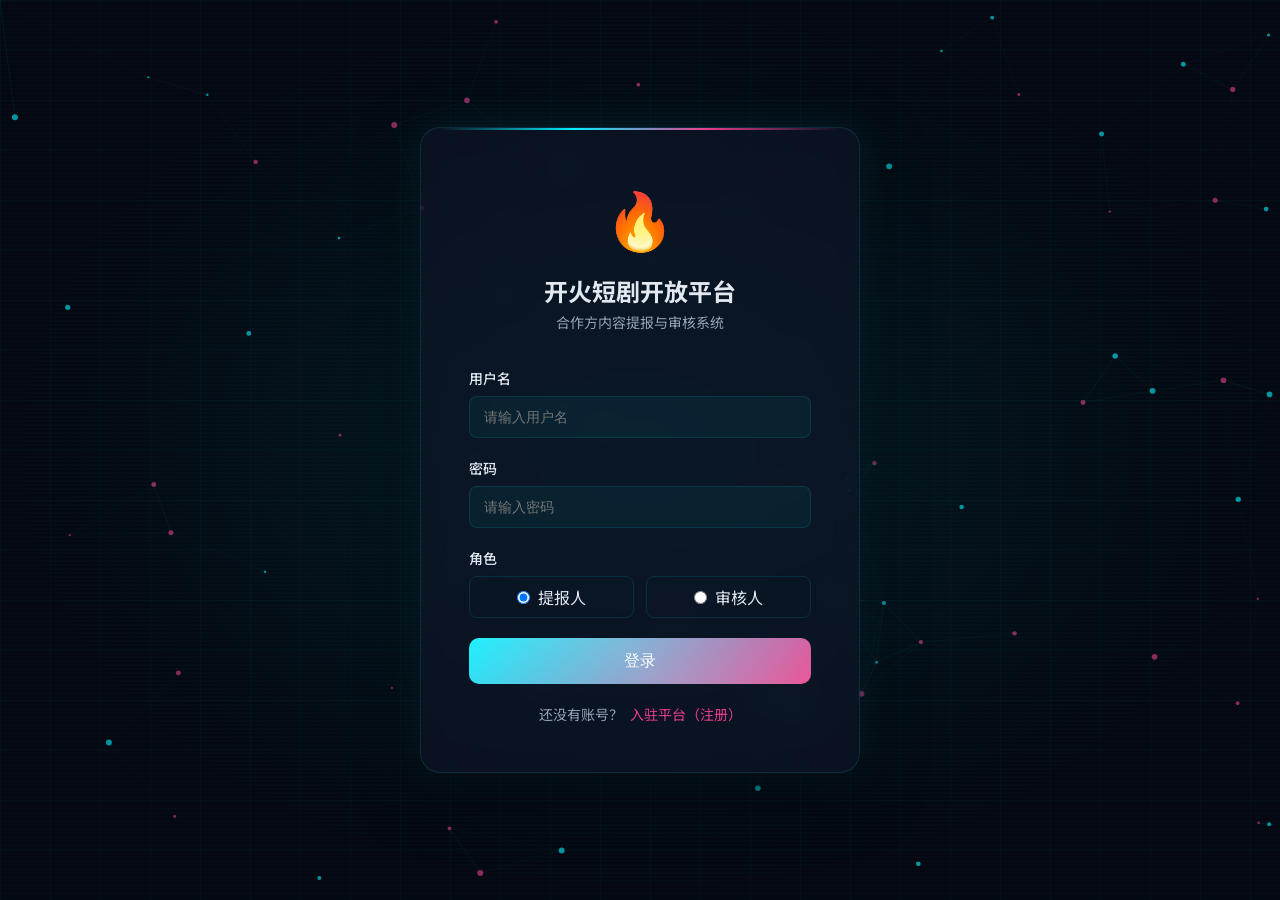
<file: drama-detail.html>
<!DOCTYPE html>
<html lang="zh-CN">
<head>
  <meta charset="UTF-8">
  <meta name="viewport" content="width=device-width, initial-scale=1.0">
  <title>开火短剧开放平台 - 剧集详情</title>
  <link rel="stylesheet" href="css/style.css">
  <script src="js/data.js"></script>
</head>
<body>
  <header class="header">
    <canvas id="headerCanvas" class="header-bg"></canvas>
    <div class="header-left">
      <span class="header-logo">&#128293;</span>
      <span class="header-title">开火短剧开放平台</span>
    </div>
    <div class="header-right">
      <span id="roleTag" class="role-tag">提报人</span>
      <span id="userName" class="user-name">张三</span>
      <button class="btn-logout" onclick="logout()">退出</button>
    </div>
  </header>

  <div class="layout">
    <aside class="sider">
      <ul class="sider-menu">
        <li><a href="submitter.html">&#127909; 我的提报</a></li>
        <li><a href="submitter.html?tab=upload">&#128316; 上传新剧</a></li>
        <li><a href="auditor.html">&#128270; 审核后台</a></li>
      </ul>
    </aside>

    <main class="main-content">
      <div id="pageHeader"></div>

      <div class="detail-layout">
        <!-- 左侧交付需求 -->
        <div class="detail-left">
          <div class="card" style="position:sticky; top:80px">
            <div style="display:flex; align-items:center; justify-content:space-between; margin-bottom:16px">
              <h3 style="font-size:16px; color:var(--neon-cyan)">&#128196; 交付需求说明</h3>
              <span class="tag-result" style="background:rgba(232,62,140,0.15); color:var(--neon-pink); border:1px solid rgba(232,62,140,0.3)">A+ 至 S+</span>
            </div>

            <div style="margin-bottom:20px">
              <h4 style="color:var(--neon-yellow); margin-bottom:8px">&#11088; 特殊要求（A+ 至 S+ 评级）</h4>
              <div style="background:rgba(255,215,0,0.05); padding:12px; border-radius:8px; font-size:13px; line-height:1.8; border:1px solid rgba(255,215,0,0.1)">
                需额外交付一个网盘链接，包含：<br>
                - 30%（10-15集）带字幕分集成片<br>
                - 5条高光预告片<br>
                - 1:1海报
              </div>
            </div>

            <div style="margin-bottom:20px">
              <h4 style="margin-bottom:8px; color:var(--text-primary)">&#128196; 交付版本</h4>
              <table class="table" style="font-size:13px">
                <thead><tr><th>类型</th><th>说明</th></tr></thead>
                <tbody>
                  <tr><td>完整版MP4</td><td>有字幕,有背景音乐,无片头片尾整集</td></tr>
                  <tr><td>完整版本SRT文件</td><td>无字幕版本</td></tr>
                  <tr><td>分集版本MP4</td><td>有字幕,有背景音乐,分集版本</td></tr>
                  <tr><td>分集版本SRT文件</td><td>分集版本字幕文件</td></tr>
                </tbody>
              </table>
            </div>

            <div style="margin-bottom:20px">
              <h4 style="margin-bottom:8px; color:var(--text-primary)">&#8505; 物料要求</h4>
              <table class="table" style="font-size:13px">
                <thead><tr><th style="width:80px">物料</th><th>内容</th></tr></thead>
                <tbody>
                  <tr><td>简介</td><td>长版简介200-300字 + 长版简介500-1000字（Word文档）</td></tr>
                  <tr><td>制作信息</td><td>剧名,题材,频道,导演（真名+笔名）,导演性别,制片人（真名+笔名）,制片人性别,编剧（真名+笔名）,编剧性别,角色姓名(女主/男主/女配/男配),角色介绍20字以上,剧集集数/总时间,平均单集时长,剧集制作成本,制作机构,剧集推荐文案(高光剧情描述),推荐首次付费集数,推荐语（12字以内）</td></tr>
                  <tr><td>宣传图/封面图</td><td>封面：尺寸9:16和7:10和2:3，大小不超过5M；女主/男主/女配/男配——角色照片，大小限制在200K-5M</td></tr>
                </tbody>
              </table>
            </div>

            <div>
              <h4 style="margin-bottom:8px; color:var(--text-primary)">&#127909; 真人/原创额外素材</h4>
              <table class="table" style="font-size:13px">
                <thead><tr><th style="width:100px">素材</th><th>说明</th></tr></thead>
                <tbody>
                  <tr><td>宣传素材</td><td>尽量psd版本。剧情回顾:关键剧情创意剪辑，有主题延展和剧情重编的视频作品(剧情主题/事件主题/场景主题/情绪主题等)。剧情解析：关键剧情深度解析,有深度延展和剧情解读的视频内容(如剧情解读人物解读)</td></tr>
                  <tr><td>工程文件（4张）或现场拍摄图（1张）二选一</td><td>现场拍摄图：1张带有剧组/剧名横幅的开机截图，若无横幅提供其他真实拍摄图均可。工程文件：4张带有制作分轨、剪辑点的工程文件截图</td></tr>
                </tbody>
              </table>
            </div>
          </div>
        </div>

        <!-- 右侧素材列表 -->
        <div class="detail-right">
          <div class="card">
            <h3 style="margin-bottom:16px; color:var(--neon-cyan)">素材列表（<span id="materialCount">0</span>）</h3>
            <div id="materialSection"></div>
          </div>
        </div>
      </div>
    </main>
  </div>

  <div class="modal-overlay" id="uploadModal">
    <div class="modal">
      <div class="modal-header">
        <h3 style="color:var(--neon-cyan)">上传素材</h3>
        <button class="modal-close" onclick="closeModal()">&times;</button>
      </div>
      <div class="modal-body">
        <div class="upload-area" onclick="alert('演示模式：文件上传功能仅作展示')">
          <div style="font-size:40px; color:var(--neon-cyan); margin-bottom:12px; text-shadow:0 0 20px rgba(0,240,255,0.4)">&#128230;</div>
          <div>点击或拖拽文件到此处</div>
          <div style="color:var(--text-secondary); font-size:12px; margin-top:6px">支持图片、视频、文档格式</div>
        </div>
      </div>
      <div class="modal-footer">
        <button class="btn" onclick="closeModal()">取消</button>
        <button class="btn btn-primary" onclick="alert('演示模式：上传成功'); closeModal();">确认</button>
      </div>
    </div>
  </div>

  <script>
    (function() {
      var canvas = document.getElementById('headerCanvas');
      var ctx = canvas.getContext('2d');
      var particles = [];
      function resize() { canvas.width = canvas.parentElement.offsetWidth; canvas.height = canvas.parentElement.offsetHeight; }
      resize(); window.addEventListener('resize', resize);
      for (var i = 0; i < 40; i++) particles.push({ x: Math.random() * canvas.width, y: Math.random() * canvas.height, vx: (Math.random() - 0.5) * 0.5, vy: (Math.random() - 0.5) * 0.5, radius: Math.random() * 1.5 + 0.5 });
      function animate() {
        ctx.clearRect(0, 0, canvas.width, canvas.height);
        for (var i = 0; i < particles.length; i++) {
          var p = particles[i]; p.x += p.vx; p.y += p.vy;
          if (p.x < 0 || p.x > canvas.width) p.vx *= -1;
          if (p.y < 0 || p.y > canvas.height) p.vy *= -1;
          ctx.beginPath(); ctx.arc(p.x, p.y, p.radius, 0, Math.PI * 2); ctx.fillStyle = 'rgba(0, 240, 255, 0.4)'; ctx.fill();
          for (var j = i + 1; j < particles.length; j++) {
            var p2 = particles[j]; var dx = p.x - p2.x, dy = p.y - p2.y; var dist = Math.sqrt(dx * dx + dy * dy);
            if (dist < 100) { ctx.beginPath(); ctx.moveTo(p.x, p.y); ctx.lineTo(p2.x, p2.y); ctx.strokeStyle = 'rgba(0, 240, 255, ' + (0.2 * (1 - dist / 100)) + ')'; ctx.lineWidth = 0.5; ctx.stroke(); }
          }
        }
        requestAnimationFrame(animate);
      }
      animate();
    })();

    var user = window.MOCK.getUser();
    if (!user) { window.location.href = 'index.html'; }
    else {
      document.getElementById('roleTag').textContent = user.role === 'auditor' ? '审核人' : '提报人';
      document.getElementById('roleTag').className = 'role-tag' + (user.role === 'auditor' ? ' auditor' : '');
      document.getElementById('userName').textContent = user.displayName;
    }
    function logout() { window.MOCK.logout(); window.location.href = 'index.html'; }

    var id = window.utils.getParam('id');
    var drama = window.MOCK.dramas.find(function(d) { return d.id === id; });
    if (!drama) {
      document.querySelector('.main-content').innerHTML = '<div class="empty">剧集不存在</div>';
    } else {
      var typeColor = drama.type === '真人' ? '#4a90e2' : 'var(--neon-pink)';
      var headerHtml = '<h1 class="page-title">' + drama.name + '</h1>' +
        '<div style="margin-bottom:24px">' +
          '<span class="tag-result" style="background:' + typeColor + '22;color:' + typeColor + ';border:1px solid ' + typeColor + '55;margin-right:8px">' + drama.type + '</span>' +
          '<span class="tag-result" style="background:rgba(0,240,255,0.08);color:var(--neon-cyan);border:1px solid rgba(0,240,255,0.2);margin-right:8px">' + drama.copyrightType + '</span>' +
          '<span class="tag-result" style="background:rgba(148,163,184,0.1);color:var(--text-secondary);border:1px solid rgba(148,163,184,0.2)">' + drama.timeliness + '</span>' +
          (drama.auditResult ? ' <span class="tag-result" style="background:' + window.utils.resultColor(drama.auditResult) + '22;color:' + window.utils.resultColor(drama.auditResult) + ';border:1px solid ' + window.utils.resultColor(drama.auditResult) + '55">' + drama.auditResult + '</span>' : '') +
        '</div>';
      document.getElementById('pageHeader').innerHTML = headerHtml;
    }

    var materials = window.MOCK.materials[id] || [];
    document.getElementById('materialCount').textContent = materials.length;

    var section = document.getElementById('materialSection');
    if (materials.length === 0) {
      section.innerHTML = '<div class="empty">暂无素材<br><br><button class="btn btn-outline-pink" onclick="openModal()">&#43; 上传素材</button></div>';
    } else {
      section.innerHTML = '<div style="margin-bottom:16px; text-align:right"><button class="btn btn-primary" onclick="openModal()">&#43; 上传素材</button></div>' +
        '<div class="material-grid">' + materials.map(function(m) {
          var icon = m.type === '图片' ? '&#128444;' : m.type === '视频' ? '&#127909;' : '&#128196;';
          var bg = m.type === '图片' ? 'rgba(0,240,255,0.05)' : 'rgba(26,26,46,0.8)';
          var color = m.type === '图片' ? 'var(--neon-cyan)' : 'var(--neon-pink)';
          return '<div class="material-card">' +
            '<div class="material-thumb" style="background:' + bg + ';color:' + color + ';text-shadow:0 0 20px ' + color + '">' + icon + '</div>' +
            '<div class="material-info">' +
              '<div style="font-weight:500;margin-bottom:4px;overflow:hidden;text-overflow:ellipsis;white-space:nowrap">' + m.name + '</div>' +
              '<div style="font-size:12px;color:var(--text-secondary);margin-bottom:8px">' + m.createdAt + ' &middot; ' + window.utils.formatSize(m.size) + '</div>' +
              '<button class="btn btn-sm">&#128229;</button> <button class="btn btn-sm" style="color:var(--neon-red);border-color:rgba(255,56,96,0.3);background:rgba(255,56,96,0.05)" onclick="deleteMaterial(this)">&#128465;</button>' +
            '</div></div>';
        }).join('') + '</div>';
    }

    function openModal() { document.getElementById('uploadModal').classList.add('active'); }
    function closeModal() { document.getElementById('uploadModal').classList.remove('active'); }
    function deleteMaterial(btn) {
      if (confirm('确定要删除该素材吗？')) { btn.closest('.material-card').remove(); }
    }
  </script>
</body>
</html>
</file>
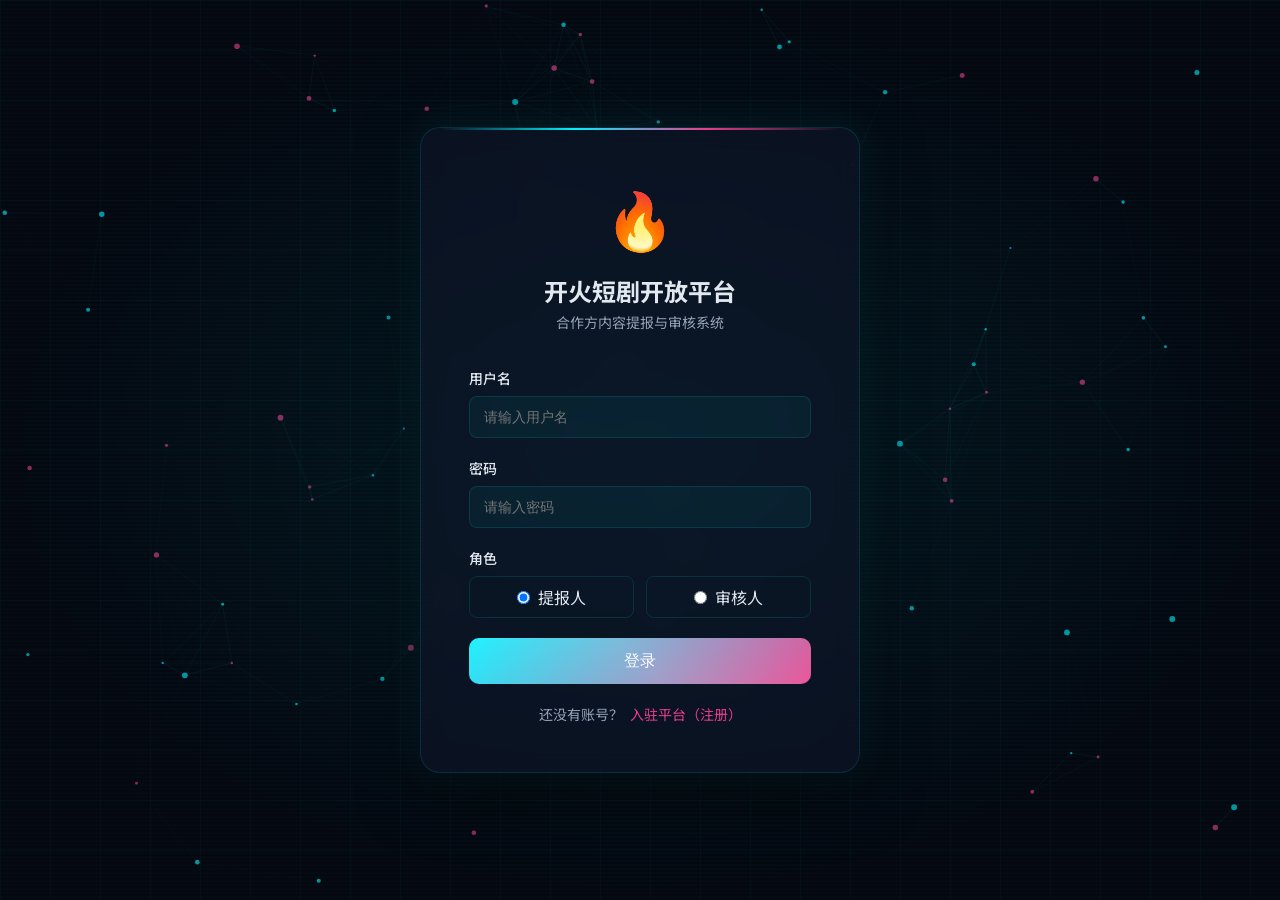
<file: episodes.html>
<!DOCTYPE html>
<html lang="zh-CN">
<head>
  <meta charset="UTF-8">
  <meta name="viewport" content="width=device-width, initial-scale=1.0">
  <title>开火短剧开放平台 - 成片上传</title>
  <link rel="stylesheet" href="css/style.css">
  <script src="js/data.js"></script>
</head>
<body>
  <header class="header">
    <canvas id="headerCanvas" class="header-bg"></canvas>
    <div class="header-left">
      <span class="header-logo">&#128293;</span>
      <span class="header-title">开火短剧开放平台</span>
    </div>
    <div class="header-right">
      <span id="roleTag" class="role-tag">提报人</span>
      <span id="userName" class="user-name">张三</span>
      <button class="btn-logout" onclick="logout()">退出</button>
    </div>
  </header>

  <div class="layout">
    <aside class="sider">
      <ul class="sider-menu">
        <li><a href="submitter.html">&#127909; 我的提报</a></li>
        <li><a href="submitter.html?tab=upload">&#128316; 上传新剧</a></li>
        <li><a href="auditor.html">&#128270; 审核后台</a></li>
      </ul>
    </aside>

    <main class="main-content">
      <h1 class="page-title">成片上传</h1>
      <p class="page-subtitle" id="dramaName">-</p>

      <div class="card">
        <p style="color:var(--text-secondary); font-size:13px; margin-bottom:16px">
          文件请以「顺序号_分集标题」命名（如 1_第一集.mp4），系统自动识别集数
        </p>
        <div style="display:flex; align-items:center; gap:16px; margin-bottom:16px">
          <label style="font-weight:500; color:var(--text-primary)">视频文件（可多选）</label>
          <input type="file" id="fileInput" multiple accept=".mp4,.mov" style="display:none" onchange="handleFiles(this)">
          <button class="btn btn-primary" onclick="document.getElementById('fileInput').click()">&#128229; 选择文件</button>
          <span id="fileNames" style="color:var(--text-secondary); font-size:13px"></span>
        </div>
        <div id="uploadProgress"></div>
      </div>

      <div class="card">
        <h3 style="margin-bottom:16px; color:var(--neon-cyan)">已上传剧集</h3>
        <div id="episodesSection"></div>
      </div>
    </main>
  </div>

  <script>
    (function() {
      var canvas = document.getElementById('headerCanvas');
      var ctx = canvas.getContext('2d');
      var particles = [];
      function resize() { canvas.width = canvas.parentElement.offsetWidth; canvas.height = canvas.parentElement.offsetHeight; }
      resize(); window.addEventListener('resize', resize);
      for (var i = 0; i < 40; i++) particles.push({ x: Math.random() * canvas.width, y: Math.random() * canvas.height, vx: (Math.random() - 0.5) * 0.5, vy: (Math.random() - 0.5) * 0.5, radius: Math.random() * 1.5 + 0.5 });
      function animate() {
        ctx.clearRect(0, 0, canvas.width, canvas.height);
        for (var i = 0; i < particles.length; i++) {
          var p = particles[i]; p.x += p.vx; p.y += p.vy;
          if (p.x < 0 || p.x > canvas.width) p.vx *= -1;
          if (p.y < 0 || p.y > canvas.height) p.vy *= -1;
          ctx.beginPath(); ctx.arc(p.x, p.y, p.radius, 0, Math.PI * 2); ctx.fillStyle = 'rgba(0, 240, 255, 0.4)'; ctx.fill();
          for (var j = i + 1; j < particles.length; j++) {
            var p2 = particles[j]; var dx = p.x - p2.x, dy = p.y - p2.y; var dist = Math.sqrt(dx * dx + dy * dy);
            if (dist < 100) { ctx.beginPath(); ctx.moveTo(p.x, p.y); ctx.lineTo(p2.x, p2.y); ctx.strokeStyle = 'rgba(0, 240, 255, ' + (0.2 * (1 - dist / 100)) + ')'; ctx.lineWidth = 0.5; ctx.stroke(); }
          }
        }
        requestAnimationFrame(animate);
      }
      animate();
    })();

    var user = window.MOCK.getUser();
    if (!user) { window.location.href = 'index.html'; }
    else {
      document.getElementById('roleTag').textContent = user.role === 'auditor' ? '审核人' : '提报人';
      document.getElementById('roleTag').className = 'role-tag' + (user.role === 'auditor' ? ' auditor' : '');
      document.getElementById('userName').textContent = user.displayName;
    }
    function logout() { window.MOCK.logout(); window.location.href = 'index.html'; }

    var id = window.utils.getParam('id');
    var drama = window.MOCK.dramas.find(function(d) { return d.id === id; });
    if (drama) document.getElementById('dramaName').textContent = drama.name;

    var episodes = window.MOCK.episodes[id] ? window.MOCK.episodes[id].slice() : [];

    function renderEpisodes() {
      var section = document.getElementById('episodesSection');
      if (episodes.length === 0) {
        section.innerHTML = '<div class="empty">暂无已上传的剧集</div>';
        return;
      }
      section.innerHTML = '<table class="table"><thead><tr>' +
        '<th>集数</th><th>标题</th><th>文件名</th><th>大小</th><th>上传时间</th><th>操作</th>' +
        '</tr></thead><tbody>' +
        episodes.map(function(e) {
          return '<tr>' +
            '<td>第' + e.episodeNumber + '集</td>' +
            '<td>' + e.title + '</td>' +
            '<td>' + e.fileName + '</td>' +
            '<td>' + window.utils.formatSize(e.fileSize) + '</td>' +
            '<td>' + e.createdAt + '</td>' +
            '<td><button class="btn btn-sm">替换</button> <button class="btn btn-sm" style="color:var(--neon-red);border-color:rgba(255,56,96,0.3);background:rgba(255,56,96,0.05)" onclick="deleteEpisode(\'' + e.id + '\')">删除</button></td>' +
          '</tr>';
        }).join('') +
        '</tbody></table>';
    }

    function handleFiles(input) {
      var files = input.files;
      if (!files.length) return;
      var names = [];
      var progressDiv = document.getElementById('uploadProgress');
      progressDiv.innerHTML = '';

      Array.from(files).forEach(function(file, idx) {
        names.push(file.name);
        var tempId = 'upload_' + idx;
        var match = file.name.match(/^(\d+)_(.+)\.(mp4|mov)$/i);
        var episodeNumber = match ? parseInt(match[1]) : episodes.length + idx + 1;
        var title = match ? match[2] : file.name.replace(/\.[^/.]+$/, '');

        progressDiv.innerHTML += '<div style="margin-bottom:12px" id="' + tempId + '">' +
          '<div style="display:flex;justify-content:space-between;margin-bottom:4px;font-size:13px">' +
            '<span style="color:var(--text-primary)">' + file.name + '</span><span class="progress-text" style="color:var(--neon-cyan)">0%</span></div>' +
          '<div class="progress-bar"><div class="progress-fill" style="width:0%"></div></div></div>';

        var progress = 0;
        var interval = setInterval(function() {
          progress += Math.random() * 25;
          if (progress >= 100) {
            progress = 100;
            clearInterval(interval);
            document.querySelector('#' + tempId + ' .progress-text').innerHTML = '&#10003; <span style="color:var(--neon-green)">上传成功</span>';
            var newEp = {
              id: 'e' + Date.now() + Math.random().toString(36).slice(2),
              dramaId: id,
              episodeNumber: episodeNumber,
              title: title,
              fileName: file.name,
              fileSize: file.size,
              createdAt: new Date().toISOString().replace('T', ' ').slice(0, 19)
            };
            episodes.push(newEp);
            episodes.sort(function(a, b) { return a.episodeNumber - b.episodeNumber; });
            setTimeout(renderEpisodes, 300);
          }
          document.querySelector('#' + tempId + ' .progress-fill').style.width = progress + '%';
          document.querySelector('#' + tempId + ' .progress-text').textContent = Math.round(progress) + '%';
        }, 200);
      });

      document.getElementById('fileNames').textContent = names.join(', ');
    }

    function deleteEpisode(epId) {
      if (confirm('确定要删除该集吗？')) {
        episodes = episodes.filter(function(e) { return e.id !== epId; });
        renderEpisodes();
      }
    }

    renderEpisodes();
  </script>
</body>
</html>
</file>
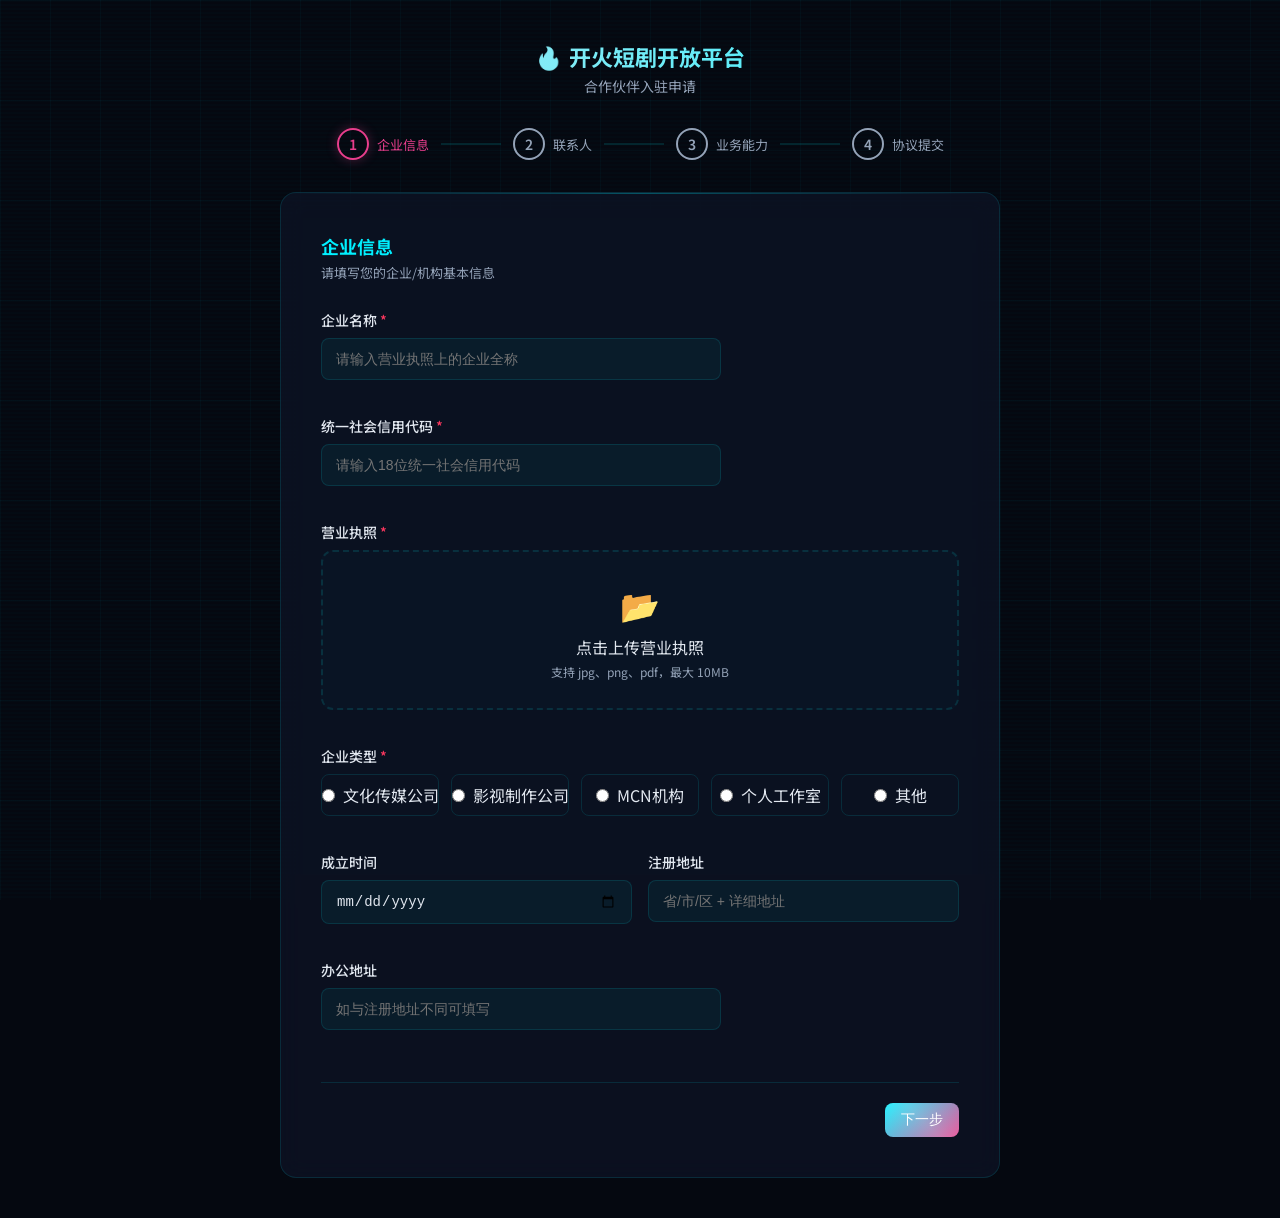
<file: onboarding.html>
<!DOCTYPE html>
<html lang="zh-CN">
<head>
  <meta charset="UTF-8">
  <meta name="viewport" content="width=device-width, initial-scale=1.0">
  <title>开火短剧开放平台 - 合作伙伴入驻</title>
  <link rel="stylesheet" href="css/style.css">
  <style>
    .onboarding-page {
      min-height: 100vh;
      padding: 40px 20px;
      position: relative;
      z-index: 2;
    }
    .onboarding-header {
      text-align: center;
      margin-bottom: 32px;
    }
    .onboarding-header h1 {
      font-family: 'Orbitron', 'Noto Sans SC', sans-serif;
      font-size: 22px;
      margin-bottom: 4px;
      background: linear-gradient(90deg, var(--text-primary), var(--neon-cyan));
      -webkit-background-clip: text;
      -webkit-text-fill-color: transparent;
      background-clip: text;
    }
    .onboarding-header p {
      color: var(--text-secondary);
      font-size: 14px;
    }
    /* 步骤条 */
    .steps-bar {
      display: flex;
      align-items: center;
      justify-content: center;
      margin-bottom: 32px;
      gap: 0;
    }
    .step-item {
      display: flex;
      align-items: center;
      gap: 8px;
      position: relative;
    }
    .step-circle {
      width: 32px;
      height: 32px;
      border-radius: 50%;
      display: flex;
      align-items: center;
      justify-content: center;
      font-size: 14px;
      font-weight: 600;
      border: 2px solid var(--text-secondary);
      color: var(--text-secondary);
      transition: all 0.3s;
      flex-shrink: 0;
    }
    .step-item.active .step-circle {
      border-color: var(--neon-pink);
      color: var(--neon-pink);
      box-shadow: 0 0 12px rgba(232, 62, 140, 0.3);
    }
    .step-item.done .step-circle {
      border-color: var(--neon-pink);
      background: var(--neon-pink);
      color: #fff;
    }
    .step-label {
      font-size: 13px;
      color: var(--text-secondary);
      white-space: nowrap;
    }
    .step-item.active .step-label {
      color: var(--neon-pink);
    }
    .step-item.done .step-label {
      color: var(--neon-pink);
    }
    .step-line {
      width: 60px;
      height: 2px;
      background: var(--border-color);
      margin: 0 12px;
    }
    .step-line.done {
      background: var(--neon-pink);
    }
    /* 表单卡片 */
    .form-card {
      max-width: 720px;
      margin: 0 auto;
      background: var(--bg-card);
      backdrop-filter: var(--glass-blur);
      border: 1px solid var(--border-color);
      border-radius: 16px;
      padding: 40px;
      position: relative;
      overflow: hidden;
    }
    .form-card::before {
      content: '';
      position: absolute;
      top: 0; left: 0; right: 0;
      height: 1px;
      background: linear-gradient(90deg, transparent, rgba(0, 240, 255, 0.3), transparent);
    }
    .form-card h2 {
      font-size: 18px;
      font-weight: 700;
      margin-bottom: 4px;
      color: var(--neon-cyan);
    }
    .form-card .subtitle {
      color: var(--text-secondary);
      font-size: 13px;
      margin-bottom: 28px;
    }
    .section-title {
      display: flex;
      align-items: center;
      gap: 10px;
      margin: 28px 0 16px;
      font-size: 15px;
      font-weight: 600;
      color: var(--text-primary);
    }
    .section-title::before {
      content: '';
      width: 4px;
      height: 18px;
      background: var(--neon-pink);
      border-radius: 2px;
    }
    .form-row {
      display: grid;
      grid-template-columns: 1fr 1fr;
      gap: 16px;
    }
    .form-group.full {
      grid-column: 1 / -1;
    }
    .upload-preview {
      width: 100%;
      max-width: 200px;
      border-radius: 8px;
      border: 1px solid var(--border-color);
      overflow: hidden;
      margin-top: 8px;
    }
    .upload-preview img {
      width: 100%;
      display: block;
    }
    .upload-preview .file-info {
      padding: 8px 12px;
      display: flex;
      justify-content: space-between;
      align-items: center;
      font-size: 12px;
      color: var(--text-secondary);
      background: rgba(0,0,0,0.2);
    }
    .checkbox-group {
      display: flex;
      flex-wrap: wrap;
      gap: 12px;
    }
    .checkbox-item {
      display: flex;
      align-items: center;
      gap: 6px;
      padding: 8px 14px;
      border: 1px solid var(--border-color);
      border-radius: 8px;
      cursor: pointer;
      transition: all 0.3s;
      font-size: 14px;
    }
    .checkbox-item:hover, .checkbox-item.checked {
      border-color: var(--neon-cyan);
      background: rgba(0, 240, 255, 0.05);
    }
    .checkbox-item input {
      display: none;
    }
    .checkbox-item.checked::before {
      content: '&#10003;';
      color: var(--neon-cyan);
      margin-right: 4px;
    }
    /* 动态表格 */
    .works-table {
      width: 100%;
      border-collapse: collapse;
      font-size: 13px;
      margin-bottom: 12px;
    }
    .works-table th, .works-table td {
      padding: 10px 8px;
      border: 1px solid var(--border-color);
      text-align: left;
    }
    .works-table th {
      background: rgba(0, 240, 255, 0.05);
      color: var(--neon-cyan);
      font-weight: 500;
      font-size: 12px;
    }
    .works-table td input {
      width: 100%;
      background: transparent;
      border: none;
      color: var(--text-primary);
      font-size: 13px;
      outline: none;
    }
    .works-table td input::placeholder {
      color: var(--text-secondary);
    }
    /* 协议区 */
    .agreement-box {
      background: rgba(0,0,0,0.2);
      border: 1px solid var(--border-color);
      border-radius: 8px;
      padding: 16px;
      max-height: 240px;
      overflow-y: auto;
      font-size: 13px;
      line-height: 1.8;
      color: var(--text-secondary);
      margin-bottom: 16px;
    }
    .agreement-box h4 {
      color: var(--text-primary);
      margin-bottom: 8px;
    }
    .summary-card {
      background: rgba(0, 240, 255, 0.03);
      border: 1px solid var(--border-color);
      border-radius: 10px;
      padding: 20px;
      margin-bottom: 16px;
    }
    .summary-card h4 {
      font-size: 14px;
      color: var(--neon-cyan);
      margin-bottom: 12px;
      display: flex;
      justify-content: space-between;
      align-items: center;
    }
    .summary-card h4 a {
      font-size: 12px;
      color: var(--neon-pink);
      cursor: pointer;
    }
    .summary-row {
      display: flex;
      justify-content: space-between;
      padding: 6px 0;
      font-size: 13px;
      border-bottom: 1px solid rgba(255,255,255,0.04);
    }
    .summary-row:last-child {
      border-bottom: none;
    }
    .summary-label {
      color: var(--text-secondary);
    }
    .summary-value {
      color: var(--text-primary);
      text-align: right;
    }
    /* 底部操作 */
    .form-footer {
      display: flex;
      justify-content: flex-end;
      gap: 12px;
      margin-top: 32px;
      padding-top: 20px;
      border-top: 1px solid var(--border-color);
    }
    .step-panel {
      display: none;
    }
    .step-panel.active {
      display: block;
      animation: fadeIn 0.4s ease;
    }
    @media (max-width: 640px) {
      .form-row { grid-template-columns: 1fr; }
      .form-card { padding: 24px; }
      .step-line { width: 30px; }
    }
  </style>
</head>
<body>
  <div class="onboarding-page">
    <div class="onboarding-header">
      <h1>&#128293; 开火短剧开放平台</h1>
      <p>合作伙伴入驻申请</p>
    </div>

    <!-- 步骤条 -->
    <div class="steps-bar" id="stepsBar">
      <div class="step-item active" data-step="1">
        <div class="step-circle">1</div>
        <span class="step-label">企业信息</span>
      </div>
      <div class="step-line" id="line1"></div>
      <div class="step-item" data-step="2">
        <div class="step-circle">2</div>
        <span class="step-label">联系人</span>
      </div>
      <div class="step-line" id="line2"></div>
      <div class="step-item" data-step="3">
        <div class="step-circle">3</div>
        <span class="step-label">业务能力</span>
      </div>
      <div class="step-line" id="line3"></div>
      <div class="step-item" data-step="4">
        <div class="step-circle">4</div>
        <span class="step-label">协议提交</span>
      </div>
    </div>

    <!-- 表单卡片 -->
    <div class="form-card">
      <!-- 步骤1：企业信息 -->
      <div class="step-panel active" id="step-1">
        <h2>企业信息</h2>
        <p class="subtitle">请填写您的企业/机构基本信息</p>

        <div class="form-row">
          <div class="form-group full">
            <label class="form-label">企业名称 <span style="color:var(--neon-red)">*</span></label>
            <input type="text" id="cName" class="form-input" placeholder="请输入营业执照上的企业全称" maxlength="50" required>
          </div>
          <div class="form-group full">
            <label class="form-label">统一社会信用代码 <span style="color:var(--neon-red)">*</span></label>
            <input type="text" id="cCode" class="form-input" placeholder="请输入18位统一社会信用代码" required>
          </div>
          <div class="form-group full">
            <label class="form-label">营业执照 <span style="color:var(--neon-red)">*</span></label>
            <div class="upload-area" id="licenseUpload" style="height: 160px; display: flex; align-items: center; justify-content: center;" onclick="document.getElementById('licenseInput').click()">
              <div id="licensePlaceholder" style="display: flex; flex-direction: column; align-items: center; justify-content: center;">
                <div style="font-size: 32px; color: var(--neon-cyan); margin-bottom: 8px;">&#128194;</div>
                <div>点击上传营业执照</div>
                <div style="color: var(--text-secondary); font-size: 12px; margin-top: 4px;">支持 jpg、png、pdf，最大 10MB</div>
              </div>
              <div id="licensePreview" class="upload-preview" style="display:none;"></div>
            </div>
            <input type="file" id="licenseInput" accept=".jpg,.jpeg,.png,.pdf" style="display:none" onchange="handleLicenseUpload(this)">
          </div>
          <div class="form-group full">
            <label class="form-label">企业类型 <span style="color:var(--neon-red)">*</span></label>
            <div class="radio-group" id="companyTypeGroup">
              <label class="radio-item"><input type="radio" name="companyType" value="文化传媒公司"> <span>文化传媒公司</span></label>
              <label class="radio-item"><input type="radio" name="companyType" value="影视制作公司"> <span>影视制作公司</span></label>
              <label class="radio-item"><input type="radio" name="companyType" value="MCN机构"> <span>MCN机构</span></label>
              <label class="radio-item"><input type="radio" name="companyType" value="个人工作室"> <span>个人工作室</span></label>
              <label class="radio-item"><input type="radio" name="companyType" value="其他"> <span>其他</span></label>
            </div>
            <input type="text" id="companyTypeOther" class="form-input" placeholder="请填写其他企业类型" style="display:none; margin-top:8px; max-width: 300px;">
          </div>
          <div class="form-group">
            <label class="form-label">成立时间</label>
            <input type="date" id="cDate" class="form-input">
          </div>
          <div class="form-group">
            <label class="form-label">注册地址</label>
            <input type="text" id="cRegAddr" class="form-input" placeholder="省/市/区 + 详细地址">
          </div>
          <div class="form-group full">
            <label class="form-label">办公地址</label>
            <input type="text" id="cOfficeAddr" class="form-input" placeholder="如与注册地址不同可填写">
          </div>
        </div>
      </div>

      <!-- 步骤2：联系人 -->
      <div class="step-panel" id="step-2">
        <h2>联系人设置</h2>
        <p class="subtitle">请填写企业对接人和法定代表人信息</p>

        <div class="section-title">对接人信息</div>
        <div class="form-row">
          <div class="form-group">
            <label class="form-label">对接人姓名 <span style="color:var(--neon-red)">*</span></label>
            <input type="text" id="cpName" class="form-input" placeholder="平台日常沟通联系人" required>
          </div>
          <div class="form-group">
            <label class="form-label">对接人手机号 <span style="color:var(--neon-red)">*</span></label>
            <input type="tel" id="cpPhone" class="form-input" placeholder="请输入手机号" required>
          </div>
          <div class="form-group">
            <label class="form-label">对接人邮箱 <span style="color:var(--neon-red)">*</span></label>
            <input type="email" id="cpEmail" class="form-input" placeholder="请输入邮箱" required>
          </div>
          <div class="form-group">
            <label class="form-label">对接人职务</label>
            <input type="text" id="cpPosition" class="form-input" placeholder="如：商务总监">
          </div>
        </div>

        <div class="section-title">法定代表人信息</div>
        <div class="form-row">
          <div class="form-group">
            <label class="form-label">法人姓名 <span style="color:var(--neon-red)">*</span></label>
            <input type="text" id="lpName" class="form-input" required>
          </div>
          <div class="form-group">
            <label class="form-label">法人手机号 <span style="color:var(--neon-red)">*</span></label>
            <input type="tel" id="lpPhone" class="form-input" required>
          </div>
          <div class="form-group">
            <label class="form-label">法人身份证号 <span style="color:var(--neon-red)">*</span></label>
            <input type="text" id="lpIdCard" class="form-input" placeholder="18位身份证号" required>
          </div>
          <div class="form-group">
            <label class="form-label">法人邮箱</label>
            <input type="email" id="lpEmail" class="form-input">
          </div>
        </div>
      </div>

      <!-- 步骤3：业务能力 -->
      <div class="step-panel" id="step-3">
        <h2>业务能力</h2>
        <p class="subtitle">请填写您的内容生产能力和业务资质</p>

        <div class="form-group full">
          <label class="form-label">合作业务类型 <span style="color:var(--neon-red)">*</span></label>
          <div class="checkbox-group" id="bizTypeGroup">
            <label class="checkbox-item"><input type="checkbox" name="bizType" value="成品短剧"> 成品短剧</label>
            <label class="checkbox-item"><input type="checkbox" name="bizType" value="定制短剧"> 定制短剧</label>
            <label class="checkbox-item"><input type="checkbox" name="bizType" value="AI短剧"> AI短剧</label>
            <label class="checkbox-item"><input type="checkbox" name="bizType" value="动漫短剧"> 动漫短剧</label>
          </div>
        </div>

        <div class="form-group full">
          <label class="form-label">内容类型偏好</label>
          <div class="checkbox-group" id="contentPrefGroup">
            <label class="checkbox-item"><input type="checkbox" name="contentPref" value="真人实拍"> 真人实拍</label>
            <label class="checkbox-item"><input type="checkbox" name="contentPref" value="AI生成"> AI生成</label>
            <label class="checkbox-item"><input type="checkbox" name="contentPref" value="动画"> 动画</label>
            <label class="checkbox-item"><input type="checkbox" name="contentPref" value="混合"> 混合</label>
          </div>
        </div>

        <div class="form-group full">
          <label class="form-label">男女频偏好</label>
          <div class="radio-group">
            <label class="radio-item"><input type="radio" name="genderPref" value="男频"> <span>男频</span></label>
            <label class="radio-item"><input type="radio" name="genderPref" value="女频"> <span>女频</span></label>
            <label class="radio-item"><input type="radio" name="genderPref" value="不限"> <span>不限</span></label>
          </div>
        </div>

        <div class="form-group full">
          <label class="form-label">擅长题材</label>
          <div class="checkbox-group" id="genreGroup">
            <label class="checkbox-item"><input type="checkbox" name="genre" value="逆袭"> 逆袭</label>
            <label class="checkbox-item"><input type="checkbox" name="genre" value="喜剧"> 喜剧</label>
            <label class="checkbox-item"><input type="checkbox" name="genre" value="异能"> 异能</label>
            <label class="checkbox-item"><input type="checkbox" name="genre" value="修仙"> 修仙</label>
            <label class="checkbox-item"><input type="checkbox" name="genre" value="都市"> 都市</label>
            <label class="checkbox-item"><input type="checkbox" name="genre" value="古装"> 古装</label>
            <label class="checkbox-item"><input type="checkbox" name="genre" value="甜宠"> 甜宠</label>
            <label class="checkbox-item"><input type="checkbox" name="genre" value="悬疑"> 悬疑</label>
            <label class="checkbox-item"><input type="checkbox" name="genre" value="其他"> 其他</label>
          </div>
        </div>

        <div class="section-title">资质证书</div>
        <div class="form-row">
          <div class="form-group full">
            <label class="form-label">广播电视节目制作经营许可证 <span style="color:var(--neon-red)">*</span></label>
            <div class="radio-group">
              <label class="radio-item"><input type="radio" name="hasBroadcast" value="有" onchange="toggleLicenseFields(true)"> <span>有</span></label>
              <label class="radio-item"><input type="radio" name="hasBroadcast" value="无" onchange="toggleLicenseFields(false)"> <span>无</span></label>
            </div>
          </div>
          <div id="licenseFields" style="display:none;">
            <div class="form-group">
              <label class="form-label">许可证编号 <span style="color:var(--neon-red)">*</span></label>
              <input type="text" id="licenseNo" class="form-input">
            </div>
            <div class="form-group">
              <label class="form-label">有效期 <span style="color:var(--neon-red)">*</span></label>
              <input type="date" id="licenseExpire" class="form-input">
            </div>
            <div class="form-group full">
              <label class="form-label">许可证扫描件 <span style="color:var(--neon-red)">*</span></label>
              <div class="upload-area" style="padding: 24px;" onclick="alert('演示模式：文件上传功能仅作展示')">
                <div style="font-size: 28px; color: var(--neon-cyan);">&#128194;</div>
                <div style="font-size: 13px; color: var(--text-secondary); margin-top: 4px;">点击上传扫描件，最大 10MB</div>
              </div>
            </div>
          </div>
          <div class="form-group full">
            <label class="form-label">网络文化经营许可证</label>
            <div class="radio-group">
              <label class="radio-item"><input type="radio" name="hasNetCulture" value="有"> <span>有</span></label>
              <label class="radio-item"><input type="radio" name="hasNetCulture" value="无"> <span>无</span></label>
            </div>
          </div>
          <div class="form-group full">
            <label class="form-label">其他资质</label>
            <textarea id="otherQual" class="form-input" rows="2" placeholder="如有其他相关资质请说明"></textarea>
          </div>
        </div>

        <div class="section-title">过往作品</div>
        <div class="form-group full">
          <label class="form-label">是否有已上线作品</label>
          <div class="radio-group">
            <label class="radio-item"><input type="radio" name="hasWorks" value="是" onchange="toggleWorksTable(true)"> <span>是</span></label>
            <label class="radio-item"><input type="radio" name="hasWorks" value="否" onchange="toggleWorksTable(false)"> <span>否</span></label>
          </div>
        </div>
        <div id="worksSection" style="display:none;">
          <table class="works-table" id="worksTable">
            <thead>
              <tr>
                <th>作品名称</th>
                <th style="width:100px">上线平台</th>
                <th style="width:60px">集数</th>
                <th style="width:80px">类型</th>
                <th style="width:120px">播放链接</th>
                <th style="width:50px">操作</th>
              </tr>
            </thead>
            <tbody>
              <tr>
                <td><input type="text" placeholder="短剧名称"></td>
                <td><input type="text" placeholder="平台"></td>
                <td><input type="number" placeholder="集数"></td>
                <td>
                  <select style="background:transparent;border:none;color:var(--text-primary);width:100%">
                    <option>真人</option><option>AI剧</option><option>动漫</option>
                  </select>
                </td>
                <td><input type="text" placeholder="可选"></td>
                <td><button type="button" class="btn btn-sm" style="color:var(--neon-red)" onclick="deleteWorkRow(this)">删除</button></td>
              </tr>
            </tbody>
          </table>
          <button type="button" class="btn" onclick="addWorkRow()">&#43; 添加作品</button>
        </div>
      </div>

      <!-- 步骤4：协议与提交 -->
      <div class="step-panel" id="step-4">
        <h2>协议与提交</h2>
        <p class="subtitle">确认信息并签署合作协议</p>

        <div class="summary-card">
          <h4>企业信息 <a onclick="goToStep(1)">修改</a></h4>
          <div id="summaryCompany"></div>
        </div>
        <div class="summary-card">
          <h4>联系人 <a onclick="goToStep(2)">修改</a></h4>
          <div id="summaryContact"></div>
        </div>
        <div class="summary-card">
          <h4>业务能力 <a onclick="goToStep(3)">修改</a></h4>
          <div id="summaryBusiness"></div>
        </div>

        <div class="form-group full">
          <label class="form-label">合作协议</label>
          <div class="agreement-box">
            <h4>开火短剧开放平台合作协议</h4>
            <p>1. 合作方保证所提交内容拥有合法版权或已获得版权方授权。</p>
            <p>2. 合作方保证提交内容不违反国家法律法规，不含有色情、暴力、政治敏感等内容。</p>
            <p>3. 平台有权对提交内容进行审核，审核结果以平台评定为准。</p>
            <p>4. 合作方需按照平台要求提供完整的内容素材和物料。</p>
            <p>5. 收益结算以双方另行签署的结算协议为准。</p>
            <p>6. 合作方不得将平台提供的内部信息泄露给第三方。</p>
          </div>
          <label style="display:flex;align-items:center;gap:8px;cursor:pointer;font-size:14px;">
            <input type="checkbox" id="agreeCheck" onchange="toggleSubmitBtn()">
            <span>我已阅读并同意《开火短剧开放平台合作协议》</span>
          </label>
        </div>
      </div>

      <!-- 底部操作 -->
      <div class="form-footer">
        <button type="button" class="btn" id="btnPrev" onclick="prevStep()" style="display:none;">上一步</button>
        <button type="button" class="btn btn-gradient" id="btnNext" onclick="nextStep()">下一步</button>
        <button type="button" class="btn btn-gradient" id="btnSubmit" onclick="submitForm()" style="display:none;" disabled>提交审核</button>
      </div>
    </div>
  </div>

  <script>
    var currentStep = 1;
    var totalSteps = 4;
    var formData = {};

    // 企业类型其他
    document.querySelectorAll('input[name="companyType"]').forEach(function(r) {
      r.addEventListener('change', function() {
        document.getElementById('companyTypeOther').style.display = this.value === '其他' ? 'block' : 'none';
      });
    });

    // 复选框样式切换
    document.querySelectorAll('.checkbox-item input').forEach(function(cb) {
      cb.addEventListener('change', function() {
        this.closest('.checkbox-item').classList.toggle('checked', this.checked);
      });
    });

    function toggleLicenseFields(show) {
      document.getElementById('licenseFields').style.display = show ? 'block' : 'none';
    }

    function toggleWorksTable(show) {
      document.getElementById('worksSection').style.display = show ? 'block' : 'none';
    }

    function handleLicenseUpload(input) {
      if (!input.files.length) return;
      var file = input.files[0];
      document.getElementById('licensePlaceholder').style.display = 'none';
      var preview = document.getElementById('licensePreview');
      preview.style.display = 'block';
      preview.innerHTML = '<div style="padding:20px;text-align:center;font-size:40px;color:var(--neon-cyan)">&#128196;</div>' +
        '<div class="file-info"><span>' + file.name + '</span><span style="cursor:pointer;color:var(--neon-red)" onclick="clearLicense(event)">删除</span></div>';
    }

    function clearLicense(e) {
      e.stopPropagation();
      document.getElementById('licenseInput').value = '';
      document.getElementById('licensePlaceholder').style.display = 'block';
      document.getElementById('licensePreview').style.display = 'none';
    }

    function addWorkRow() {
      var tbody = document.querySelector('#worksTable tbody');
      if (tbody.children.length >= 10) { alert('最多添加10条'); return; }
      var tr = document.createElement('tr');
      tr.innerHTML = '<td><input type="text" placeholder="短剧名称"></td>' +
        '<td><input type="text" placeholder="平台"></td>' +
        '<td><input type="number" placeholder="集数"></td>' +
        '<td><select style="background:transparent;border:none;color:var(--text-primary);width:100%"><option>真人</option><option>AI剧</option><option>动漫</option></select></td>' +
        '<td><input type="text" placeholder="可选"></td>' +
        '<td><button type="button" class="btn btn-sm" style="color:var(--neon-red)" onclick="deleteWorkRow(this)">删除</button></td>';
      tbody.appendChild(tr);
    }

    function deleteWorkRow(btn) {
      btn.closest('tr').remove();
    }

    function updateSteps() {
      document.querySelectorAll('.step-item').forEach(function(el, idx) {
        var step = idx + 1;
        el.classList.remove('active', 'done');
        if (step < currentStep) {
          el.classList.add('done');
          el.querySelector('.step-circle').innerHTML = '&#10003;';
        } else if (step === currentStep) {
          el.classList.add('active');
          el.querySelector('.step-circle').innerHTML = step;
        } else {
          el.querySelector('.step-circle').innerHTML = step;
        }
      });
      document.querySelectorAll('.step-line').forEach(function(line, idx) {
        line.classList.toggle('done', idx + 1 < currentStep);
      });

      document.querySelectorAll('.step-panel').forEach(function(p) { p.classList.remove('active'); });
      document.getElementById('step-' + currentStep).classList.add('active');

      document.getElementById('btnPrev').style.display = currentStep > 1 ? 'inline-flex' : 'none';
      document.getElementById('btnNext').style.display = currentStep < totalSteps ? 'inline-flex' : 'none';
      document.getElementById('btnSubmit').style.display = currentStep === totalSteps ? 'inline-flex' : 'none';

      if (currentStep === totalSteps) renderSummary();
    }

    function validateStep(step) {
      var panel = document.getElementById('step-' + step);
      var required = panel.querySelectorAll('[required]');
      for (var i = 0; i < required.length; i++) {
        if (!required[i].offsetParent) continue; // 隐藏元素跳过
        if (!required[i].value.trim()) {
          alert('请填写所有必填项');
          required[i].focus();
          return false;
        }
      }
      return true;
    }

    function collectStepData() {
      if (currentStep === 1) {
        formData.companyName = document.getElementById('cName').value;
        formData.unifiedSocialCode = document.getElementById('cCode').value;
        var ct = document.querySelector('input[name="companyType"]:checked');
        formData.companyType = ct ? (ct.value === '其他' ? document.getElementById('companyTypeOther').value : ct.value) : '';
        formData.establishedAt = document.getElementById('cDate').value;
        formData.registeredAddress = document.getElementById('cRegAddr').value;
        formData.officeAddress = document.getElementById('cOfficeAddr').value;
      } else if (currentStep === 2) {
        formData.contactPerson = {
          name: document.getElementById('cpName').value,
          phone: document.getElementById('cpPhone').value,
          email: document.getElementById('cpEmail').value,
          position: document.getElementById('cpPosition').value
        };
        formData.legalRepresentative = {
          name: document.getElementById('lpName').value,
          phone: document.getElementById('lpPhone').value,
          idCard: document.getElementById('lpIdCard').value,
          email: document.getElementById('lpEmail').value
        };
      } else if (currentStep === 3) {
        formData.businessTypes = Array.from(document.querySelectorAll('input[name="bizType"]:checked')).map(function(c) { return c.value; });
        formData.contentTypePreference = Array.from(document.querySelectorAll('input[name="contentPref"]:checked')).map(function(c) { return c.value; });
        var gp = document.querySelector('input[name="genderPref"]:checked');
        formData.genderPreference = gp ? gp.value : '';
        formData.genreSpecialty = Array.from(document.querySelectorAll('input[name="genre"]:checked')).map(function(c) { return c.value; });
        var hb = document.querySelector('input[name="hasBroadcast"]:checked');
        formData.hasBroadcastLicense = hb ? hb.value === '有' : false;
        formData.broadcastLicenseNo = document.getElementById('licenseNo').value;
        formData.broadcastLicenseExpireAt = document.getElementById('licenseExpire').value;
        var hn = document.querySelector('input[name="hasNetCulture"]:checked');
        formData.hasNetCultureLicense = hn ? hn.value === '有' : false;
        formData.otherQualifications = document.getElementById('otherQual').value;
        var hw = document.querySelector('input[name="hasWorks"]:checked');
        formData.hasPreviousWorks = hw ? hw.value === '是' : false;
      }
    }

    function renderSummary() {
      var sc = document.getElementById('summaryCompany');
      sc.innerHTML = '<div class="summary-row"><span class="summary-label">企业名称</span><span class="summary-value">' + (formData.companyName || '—') + '</span></div>' +
        '<div class="summary-row"><span class="summary-label">统一社会信用代码</span><span class="summary-value">' + (formData.unifiedSocialCode || '—') + '</span></div>' +
        '<div class="summary-row"><span class="summary-label">企业类型</span><span class="summary-value">' + (formData.companyType || '—') + '</span></div>';

      var sct = document.getElementById('summaryContact');
      sct.innerHTML = '<div class="summary-row"><span class="summary-label">对接人</span><span class="summary-value">' + (formData.contactPerson ? formData.contactPerson.name : '—') + '</span></div>' +
        '<div class="summary-row"><span class="summary-label">法人</span><span class="summary-value">' + (formData.legalRepresentative ? formData.legalRepresentative.name : '—') + '</span></div>';

      var sb = document.getElementById('summaryBusiness');
      sb.innerHTML = '<div class="summary-row"><span class="summary-label">合作业务</span><span class="summary-value">' + (formData.businessTypes ? formData.businessTypes.join('、') : '—') + '</span></div>' +
        '<div class="summary-row"><span class="summary-label">擅长题材</span><span class="summary-value">' + (formData.genreSpecialty ? formData.genreSpecialty.join('、') : '—') + '</span></div>';
    }

    function nextStep() {
      if (!validateStep(currentStep)) return;
      collectStepData();
      if (currentStep < totalSteps) {
        currentStep++;
        updateSteps();
      }
    }

    function prevStep() {
      if (currentStep > 1) {
        currentStep--;
        updateSteps();
      }
    }

    function goToStep(step) {
      currentStep = step;
      updateSteps();
    }

    function toggleSubmitBtn() {
      document.getElementById('btnSubmit').disabled = !document.getElementById('agreeCheck').checked;
    }

    function submitForm() {
      var appId = 'KH' + new Date().toISOString().slice(0,10).replace(/-/g,'') + '001';
      window.location.href = 'success.html?id=' + appId;
    }

    updateSteps();
  </script>
</body>
</html>
</file>
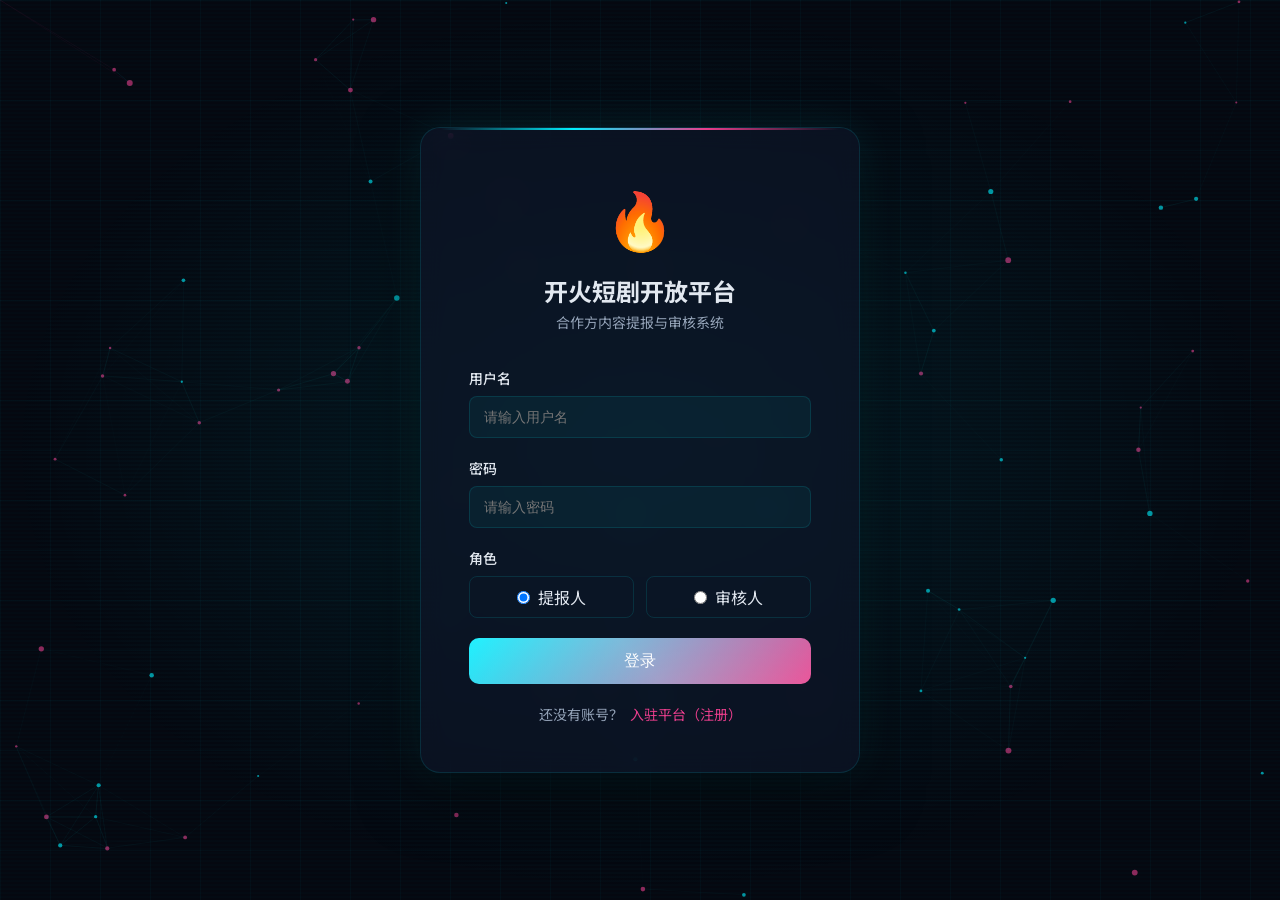
<file: submitter.html>
<!DOCTYPE html>
<html lang="zh-CN">
<head>
  <meta charset="UTF-8">
  <meta name="viewport" content="width=device-width, initial-scale=1.0">
  <title>开火短剧开放平台 - 我的提报</title>
  <link rel="stylesheet" href="css/style.css">
  <script src="js/data.js"></script>
</head>
<body>
  <!-- 顶部导航 -->
  <header class="header">
    <canvas id="headerCanvas" class="header-bg"></canvas>
    <div class="header-left">
      <span class="header-logo">&#128293;</span>
      <span class="header-title">开火短剧开放平台</span>
    </div>
    <div class="header-right">
      <span id="roleTag" class="role-tag">提报人</span>
      <span id="userName" class="user-name">张三</span>
      <button class="btn-logout" onclick="logout()">退出</button>
    </div>
  </header>

  <div class="layout">
    <!-- 左侧边栏 -->
    <aside class="sider">
      <ul class="sider-menu" id="siderMenu">
        <li><a href="submitter.html" id="menuSubmitter">&#127909; 我的提报</a></li>
        <li><a href="submitter.html?tab=upload" id="menuUpload">&#128316; 上传新剧</a></li>
        <li><a href="auditor.html" id="menuAuditor">&#128270; 剧集审核</a></li>
        <li><a href="auditor-onboarding.html" id="menuOnboarding">&#128196; 入驻管理</a></li>
      </ul>
    </aside>

    <!-- 主内容区 -->
    <main class="main-content">
      <h1 class="page-title">我的提报</h1>
      <p class="page-subtitle">管理您上传的剧集内容</p>

      <!-- 统计卡片 -->
      <div class="stat-cards" id="statCards"></div>

      <!-- Tab -->
      <div class="tab-bar">
        <div class="tab-item active" onclick="switchTab('list')">剧集列表</div>
        <div class="tab-item" onclick="switchTab('upload')">&#43; 上传新剧</div>
      </div>

      <!-- 剧集列表 -->
      <div id="panel-list" class="tab-panel active">
        <div class="card">
          <div class="search-bar">
            <input type="text" id="searchName" class="input" placeholder="搜索剧名..." style="width: 280px;">
            <select id="searchTimeliness" class="select" style="width: 140px;">
              <option value="全部时效">全部时效</option>
              <option value="T-7">T-7</option>
              <option value="T-15">T-15</option>
              <option value="T-30">T-30</option>
            </select>
            <button class="btn btn-primary" onclick="renderTable()">搜索</button>
          </div>
          <table class="table" id="dramaTable">
            <thead>
              <tr>
                <th>剧名</th>
                <th style="width:80px">类型</th>
                <th style="width:80px">时效性</th>
                <th style="width:160px">上传日期</th>
                <th style="width:100px">状态</th>
                <th style="width:100px">审核结果</th>
                <th style="width:280px">操作</th>
              </tr>
            </thead>
            <tbody></tbody>
          </table>
          <div id="emptyState" class="empty" style="display:none">暂无剧集数据</div>
        </div>
      </div>

      <!-- 上传新剧 -->
      <div id="panel-upload" class="tab-panel">
        <div class="card">
          <h2 style="font-size: 18px; font-weight: bold; margin-bottom: 24px; color: var(--neon-cyan);">上传新剧</h2>
          <form id="uploadForm">
            <div class="form-group">
              <label class="form-label">剧名 <span style="color:var(--neon-red)">*</span></label>
              <input type="text" name="name" class="form-input" placeholder="请输入剧名" required>
            </div>
            <div class="form-group">
              <label class="form-label">视频地址 <span style="color:var(--neon-red)">*</span></label>
              <input type="text" name="videoUrl" class="form-input" placeholder="请输入视频地址或者网盘地址" required>
            </div>
            <div class="form-group">
              <label class="form-label">类型 <span style="color:var(--neon-red)">*</span></label>
              <div class="radio-group">
                <label class="radio-item"><input type="radio" name="type" value="真人" required> <span>真人</span></label>
                <label class="radio-item"><input type="radio" name="type" value="AI剧"> <span>AI剧</span></label>
              </div>
            </div>
            <div class="form-group">
              <label class="form-label">版权类型 <span style="color:var(--neon-red)">*</span></label>
              <div class="radio-group">
                <label class="radio-item"><input type="radio" name="copyrightType" value="定制剧" required> <span>定制剧</span></label>
                <label class="radio-item"><input type="radio" name="copyrightType" value="成品剧"> <span>成品剧</span></label>
              </div>
            </div>
            <div class="form-group">
              <label class="form-label">花絮卡点描述</label>
              <textarea name="highlightDescription" class="form-input" rows="3" placeholder="例如：卡1：第11集，卡2：第25集"></textarea>
            </div>
            <div class="form-group">
              <label class="form-label">花絮、卡点</label>
              <div class="upload-area" onclick="alert('演示模式：文件上传功能仅作展示')">
                <div style="font-size: 40px; color: var(--neon-cyan); margin-bottom: 12px; text-shadow: 0 0 20px rgba(0,240,255,0.4);">&#43;</div>
                <div>点击或拖拽视频/图片文件到此处</div>
                <div style="color: var(--text-secondary); font-size: 12px; margin-top: 6px;">支持多文件同时上传</div>
              </div>
            </div>
            <div style="display: flex; gap: 12px; margin-top: 24px;">
              <button type="submit" class="btn btn-gradient" style="width: 120px;">提交上传</button>
              <button type="button" class="btn" onclick="switchTab('list')" style="width: 100px;">取消</button>
            </div>
          </form>
        </div>
      </div>
    </main>
  </div>

  <script>
    // Header 粒子背景
    (function() {
      var canvas = document.getElementById('headerCanvas');
      var ctx = canvas.getContext('2d');
      var particles = [];
      var count = 40;

      function resize() {
        canvas.width = canvas.parentElement.offsetWidth;
        canvas.height = canvas.parentElement.offsetHeight;
      }
      resize();
      window.addEventListener('resize', resize);

      for (var i = 0; i < count; i++) {
        particles.push({
          x: Math.random() * canvas.width,
          y: Math.random() * canvas.height,
          vx: (Math.random() - 0.5) * 0.5,
          vy: (Math.random() - 0.5) * 0.5,
          radius: Math.random() * 1.5 + 0.5
        });
      }

      function animate() {
        ctx.clearRect(0, 0, canvas.width, canvas.height);
        for (var i = 0; i < particles.length; i++) {
          var p = particles[i];
          p.x += p.vx; p.y += p.vy;
          if (p.x < 0 || p.x > canvas.width) p.vx *= -1;
          if (p.y < 0 || p.y > canvas.height) p.vy *= -1;
          ctx.beginPath();
          ctx.arc(p.x, p.y, p.radius, 0, Math.PI * 2);
          ctx.fillStyle = 'rgba(0, 240, 255, 0.4)';
          ctx.fill();
          for (var j = i + 1; j < particles.length; j++) {
            var p2 = particles[j];
            var dx = p.x - p2.x, dy = p.y - p2.y;
            var dist = Math.sqrt(dx * dx + dy * dy);
            if (dist < 100) {
              ctx.beginPath();
              ctx.moveTo(p.x, p.y);
              ctx.lineTo(p2.x, p2.y);
              ctx.strokeStyle = 'rgba(0, 240, 255, ' + (0.2 * (1 - dist / 100)) + ')';
              ctx.lineWidth = 0.5;
              ctx.stroke();
            }
          }
        }
        requestAnimationFrame(animate);
      }
      animate();
    })();

    var user = window.MOCK.getUser();
    if (!user) { window.location.href = 'index.html'; }
    else {
      document.getElementById('roleTag').textContent = user.role === 'auditor' ? '审核人' : '提报人';
      document.getElementById('roleTag').className = 'role-tag' + (user.role === 'auditor' ? ' auditor' : '');
      document.getElementById('userName').textContent = user.displayName;
    }
    function logout() { window.MOCK.logout(); window.location.href = 'index.html'; }

    // 侧边栏 active 状态
    var urlParams2 = new URLSearchParams(window.location.search);
    var tabParam2 = urlParams2.get('tab');
    document.querySelectorAll('#siderMenu a').forEach(function(el) { el.classList.remove('active'); });
    if (tabParam2 === 'upload') {
      document.getElementById('menuUpload').classList.add('active');
    } else {
      document.getElementById('menuSubmitter').classList.add('active');
    }

    var dramas = window.MOCK.dramas;
    var statusFilter = null;

    function renderStats() {
      var stats = {
        total: dramas.length,
        pending: dramas.filter(function(d) { return d.status === '待审核'; }).length,
        reviewing: dramas.filter(function(d) { return d.status === '审核中'; }).length,
        completed: dramas.filter(function(d) { return d.status === '已完成'; }).length
      };
      var configs = [
        { label: '我的剧集', value: stats.total, bg: 'rgba(0, 240, 255, 0.15)', color: '#00f0ff', icon: '&#127909;', status: null },
        { label: '待审核', value: stats.pending, bg: 'rgba(250, 173, 20, 0.15)', color: '#faad14', icon: '&#8212;', status: '待审核' },
        { label: '审核中', value: stats.reviewing, bg: 'rgba(255, 152, 0, 0.15)', color: '#ff9800', icon: '&#8230;', status: '审核中' },
        { label: '已完成', value: stats.completed, bg: 'rgba(0, 255, 136, 0.15)', color: '#00ff88', icon: '&#10003;', status: '已完成' }
      ];
      document.getElementById('statCards').innerHTML = configs.map(function(c) {
        return '<div class="card card-hover" onclick="filterStatus(\'' + (c.status || '') + '\')">' +
          '<div class="stat-card">' +
            '<div class="stat-icon" style="background:' + c.bg + ';color:' + c.color + '">' + c.icon + '</div>' +
            '<div><div class="stat-value" style="color:' + c.color + '">' + c.value + '</div><div class="stat-label">' + c.label + '</div></div>' +
          '</div></div>';
      }).join('');
    }

    function renderTable() {
      var name = document.getElementById('searchName').value.trim();
      var timeliness = document.getElementById('searchTimeliness').value;
      var filtered = dramas.filter(function(d) {
        if (name && d.name.indexOf(name) === -1) return false;
        if (timeliness !== '全部时效' && d.timeliness !== timeliness) return false;
        if (statusFilter && d.status !== statusFilter) return false;
        return true;
      });

      var tbody = document.querySelector('#dramaTable tbody');
      var empty = document.getElementById('emptyState');

      if (filtered.length === 0) {
        tbody.innerHTML = '';
        empty.style.display = 'block';
        document.getElementById('dramaTable').style.display = 'none';
        return;
      }

      document.getElementById('dramaTable').style.display = 'table';
      empty.style.display = 'none';

      tbody.innerHTML = filtered.map(function(d) {
        var statusColor = window.utils.statusColor(d.status);
        var resultColor = d.auditResult ? window.utils.resultColor(d.auditResult) : '';
        var resultHtml = d.auditResult
          ? '<span class="tag-result" style="background:' + resultColor + '33;color:' + resultColor + ';border:1px solid ' + resultColor + '66">' + d.auditResult + '</span>'
          : '&#8212;';

        return '<tr>' +
          '<td><a href="drama-detail.html?id=' + d.id + '" style="color:var(--neon-pink)">' + d.name + '</a></td>' +
          '<td>' + d.type + '</td>' +
          '<td>' + d.timeliness + '</td>' +
          '<td>' + d.createdAt + '</td>' +
          '<td><span class="tag" style="color:' + statusColor + '"><span class="tag-dot" style="background:' + statusColor + ';box-shadow:0 0 6px ' + statusColor + '"></span>' + d.status + '</span></td>' +
          '<td>' + resultHtml + '</td>' +
          '<td>' +
            '<a href="drama-detail.html?id=' + d.id + '" class="btn btn-sm btn-outline-pink">详情</a> ' +
            '<a href="drama-detail.html?id=' + d.id + '" class="btn btn-sm btn-outline-pink">素材</a> ' +
            '<a href="episodes.html?id=' + d.id + '" class="btn btn-sm btn-outline-pink">成片</a>' +
          '</td>' +
        '</tr>';
      }).join('');
    }

    function filterStatus(status) {
      statusFilter = status || null;
      switchTab('list');
      renderTable();
    }

    function switchTab(tab) {
      document.querySelectorAll('.tab-item').forEach(function(el) { el.classList.remove('active'); });
      document.querySelectorAll('.tab-panel').forEach(function(el) { el.classList.remove('active'); });
      var idx = tab === 'list' ? 0 : 1;
      document.querySelectorAll('.tab-item')[idx].classList.add('active');
      document.getElementById('panel-' + tab).classList.add('active');
    }

    document.getElementById('uploadForm').addEventListener('submit', function(e) {
      e.preventDefault();
      var form = e.target;
      var newDrama = {
        id: 'd' + Date.now(),
        name: form.name.value,
        videoUrl: form.videoUrl.value,
        type: form.type.value,
        copyrightType: form.copyrightType.value,
        highlightDescription: form.highlightDescription.value,
        timeliness: 'T-7',
        status: '待审核',
        auditResult: null,
        submitterId: 'u1',
        submitterName: '张三',
        createdAt: new Date().toISOString().replace('T', ' ').slice(0, 19),
        updatedAt: new Date().toISOString().replace('T', ' ').slice(0, 19)
      };
      dramas.unshift(newDrama);
      window.MOCK.dramas = dramas;
      alert('上传成功');
      form.reset();
      renderStats();
      switchTab('list');
      renderTable();
    });

    renderStats();
    renderTable();

    var urlParams = new URLSearchParams(window.location.search);
    if (urlParams.get('tab') === 'upload') {
      switchTab('upload');
    }
  </script>
</body>
</html>
</file>
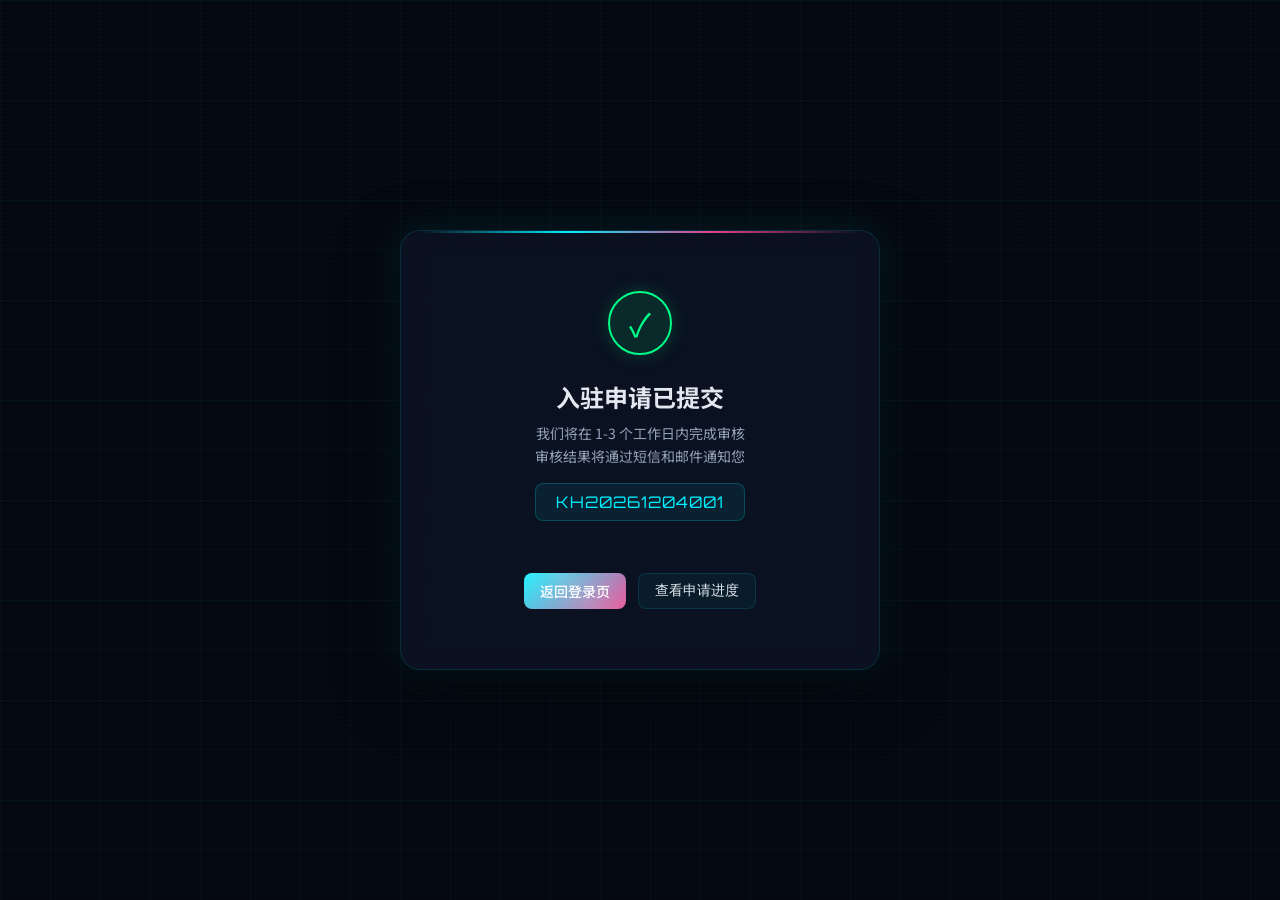
<file: success.html>
<!DOCTYPE html>
<html lang="zh-CN">
<head>
  <meta charset="UTF-8">
  <meta name="viewport" content="width=device-width, initial-scale=1.0">
  <title>开火短剧开放平台 - 入驻申请已提交</title>
  <link rel="stylesheet" href="css/style.css">
  <style>
    .success-page {
      min-height: 100vh;
      display: flex;
      align-items: center;
      justify-content: center;
      position: relative;
      z-index: 2;
      padding: 20px;
    }
    .success-card {
      background: var(--bg-card);
      backdrop-filter: var(--glass-blur);
      border: 1px solid var(--border-color);
      border-radius: 20px;
      padding: 60px 48px;
      text-align: center;
      max-width: 480px;
      width: 100%;
      box-shadow: 0 20px 60px rgba(0, 0, 0, 0.5), 0 0 40px rgba(0, 240, 255, 0.1);
      animation: slideUp 0.6s ease;
    }
    .success-card::before {
      content: '';
      position: absolute;
      top: 0; left: 20px; right: 20px;
      height: 2px;
      background: linear-gradient(90deg, transparent, var(--neon-cyan), var(--neon-pink), transparent);
    }
    .success-icon {
      width: 64px;
      height: 64px;
      border-radius: 50%;
      background: rgba(0, 255, 136, 0.1);
      border: 2px solid var(--neon-green);
      display: flex;
      align-items: center;
      justify-content: center;
      font-size: 32px;
      margin: 0 auto 24px;
      color: var(--neon-green);
      box-shadow: 0 0 20px rgba(0, 255, 136, 0.2);
      animation: scaleIn 0.5s ease;
    }
    @keyframes scaleIn {
      from { transform: scale(0); opacity: 0; }
      to { transform: scale(1); opacity: 1; }
    }
    .app-id {
      display: inline-block;
      background: rgba(0, 240, 255, 0.08);
      border: 1px solid rgba(0, 240, 255, 0.2);
      border-radius: 8px;
      padding: 8px 20px;
      font-family: 'Orbitron', sans-serif;
      font-size: 16px;
      color: var(--neon-cyan);
      margin: 16px 0 24px;
      letter-spacing: 1px;
    }
    .success-actions {
      display: flex;
      gap: 12px;
      justify-content: center;
      margin-top: 28px;
    }
  </style>
</head>
<body>
  <div class="success-page">
    <div class="success-card" style="position:relative;">
      <div class="success-icon">&#10003;</div>
      <h1 style="font-size: 24px; margin-bottom: 8px; color: var(--text-primary);">入驻申请已提交</h1>
      <p style="color: var(--text-secondary); font-size: 14px; line-height: 1.6;">
        我们将在 1-3 个工作日内完成审核<br>
        审核结果将通过短信和邮件通知您
      </p>
      <div class="app-id" id="appId">—</div>
      <div class="success-actions">
        <a href="index.html" class="btn btn-gradient" style="display:flex;justify-content:center;align-items:center;">返回登录页</a>
        <button class="btn" onclick="alert('申请进度查询功能即将上线')">查看申请进度</button>
      </div>
    </div>
  </div>

  <script>
    var params = new URLSearchParams(window.location.search);
    var id = params.get('id') || 'KH' + new Date().toISOString().slice(0,10).replace(/-/g,'') + '001';
    document.getElementById('appId').textContent = id;
  </script>
</body>
</html>
</file>
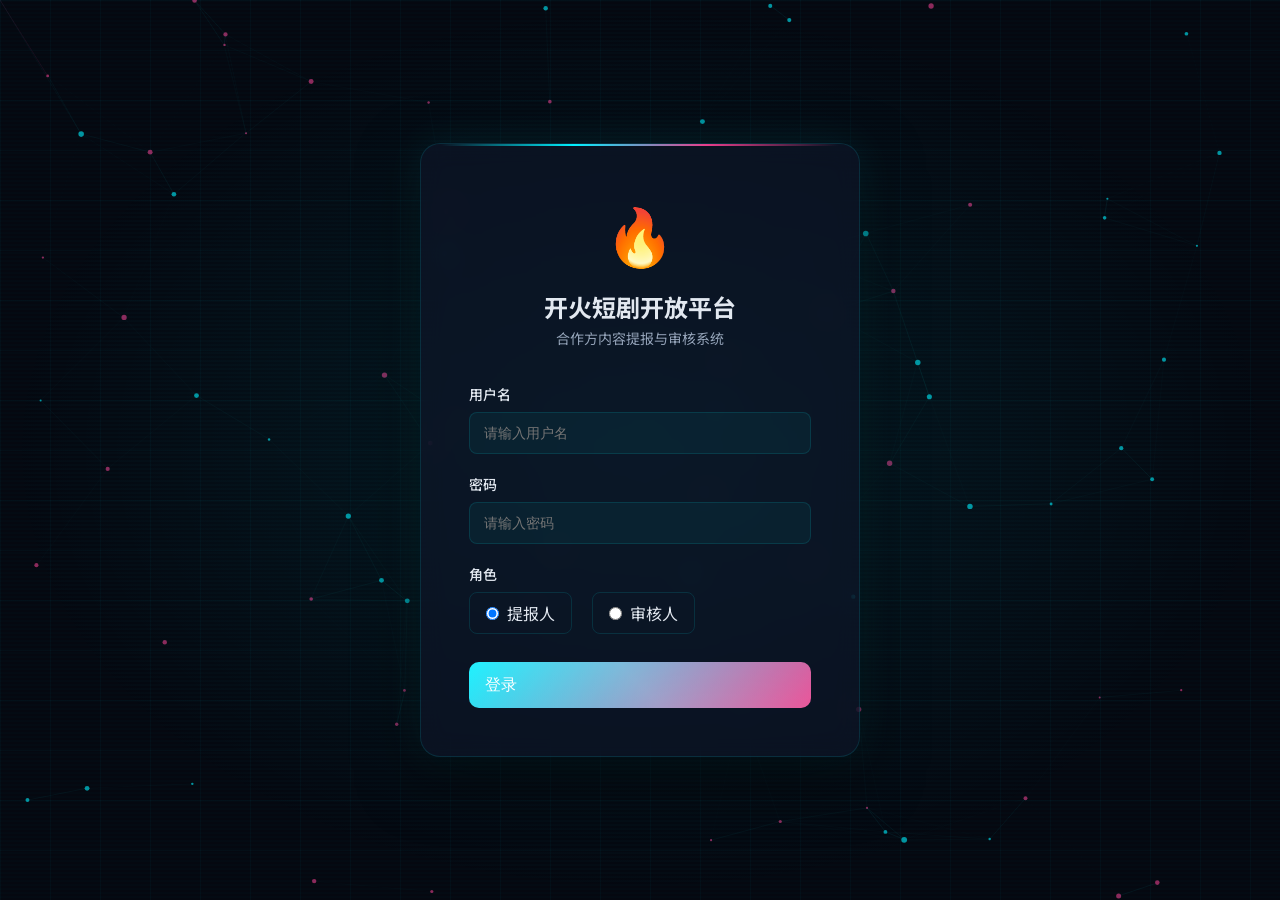
<file: static-pages/auditor.html>
<!DOCTYPE html>
<html lang="zh-CN">
<head>
  <meta charset="UTF-8">
  <meta name="viewport" content="width=device-width, initial-scale=1.0">
  <title>开火短剧开放平台 - 审核后台</title>
  <link rel="stylesheet" href="css/style.css">
  <script src="js/data.js"></script>
</head>
<body>
  <header class="header">
    <canvas id="headerCanvas" class="header-bg"></canvas>
    <div class="header-left">
      <span class="header-logo">&#128293;</span>
      <span class="header-title">开火短剧开放平台</span>
    </div>
    <div class="header-right">
      <span id="roleTag" class="role-tag auditor">审核人</span>
      <span id="userName" class="user-name">李审核</span>
      <button class="btn-logout" onclick="logout()">退出</button>
    </div>
  </header>

  <div class="layout">
    <aside class="sider">
      <ul class="sider-menu">
        <li><a href="submitter.html">&#127909; 我的提报</a></li>
        <li><a href="submitter.html?tab=upload">&#128316; 上传新剧</a></li>
        <li><a href="auditor.html" class="active">&#128270; 审核后台</a></li>
      </ul>
    </aside>

    <main class="main-content">
      <h1 class="page-title">审核后台</h1>
      <p class="page-subtitle">短剧内容审核与评级管理</p>

      <div class="card">
        <div class="tab-bar">
          <div class="tab-item active" onclick="switchTab('pending')">&#128270; 待审核列表（<span id="pendingCount" style="color:var(--neon-cyan)">0</span>）</div>
          <div class="tab-item" onclick="switchTab('reviewed')">&#128340; 已审核记录（<span id="reviewedCount" style="color:var(--neon-green)">0</span>）</div>
        </div>

        <!-- 待审核 -->
        <div id="panel-pending" class="tab-panel active">
          <table class="table" id="pendingTable">
            <thead>
              <tr><th>剧名</th><th style="width:80px">类型</th><th style="width:90px">版权类型</th><th style="width:100px">提报人</th><th style="width:160px">上传日期</th><th style="width:100px">操作</th></tr>
            </thead>
            <tbody></tbody>
          </table>
          <div id="pendingEmpty" class="empty" style="display:none">暂无待审核剧集</div>
        </div>

        <!-- 已审核 -->
        <div id="panel-reviewed" class="tab-panel">
          <div style="display:flex; gap:12px; margin-bottom:16px">
            <select id="filterResult" class="select" style="width:140px" onchange="renderReviewed()">
              <option value="all">全部评级</option>
              <option value="S级">S级</option>
              <option value="A+级">A+级</option>
              <option value="A级">A级</option>
              <option value="B级">B级</option>
              <option value="不通过">不通过</option>
            </select>
            <select id="filterType" class="select" style="width:120px" onchange="renderReviewed()">
              <option value="all">全部类型</option>
              <option value="真人">真人</option>
              <option value="AI剧">AI剧</option>
            </select>
          </div>
          <table class="table" id="reviewedTable">
            <thead>
              <tr><th>剧名</th><th style="width:80px">类型</th><th style="width:90px">版权类型</th><th style="width:100px">提报人</th><th style="width:100px">审核结果</th><th style="width:160px">上传日期</th><th style="width:120px">操作</th></tr>
            </thead>
            <tbody></tbody>
          </table>
          <div id="reviewedEmpty" class="empty" style="display:none">暂无已审核记录</div>
        </div>
      </div>
    </main>
  </div>

  <!-- 审核弹窗 -->
  <div class="modal-overlay" id="auditModal">
    <div class="modal" style="max-width:720px">
      <div class="modal-header">
        <h3 style="color:var(--neon-cyan)">剧集审核</h3>
        <button class="modal-close" onclick="closeAuditModal()">&times;</button>
      </div>
      <div class="modal-body" id="auditBody"></div>
    </div>
  </div>

  <!-- 审核详情/修改弹窗 -->
  <div class="modal-overlay" id="detailModal">
    <div class="modal" style="max-width:720px">
      <div class="modal-header">
        <h3 style="color:var(--neon-cyan)">审核详情</h3>
        <button class="modal-close" onclick="closeDetailModal()">&times;</button>
      </div>
      <div class="modal-body" id="detailBody"></div>
    </div>
  </div>

  <script>
    (function() {
      var canvas = document.getElementById('headerCanvas');
      var ctx = canvas.getContext('2d');
      var particles = [];
      function resize() { canvas.width = canvas.parentElement.offsetWidth; canvas.height = canvas.parentElement.offsetHeight; }
      resize(); window.addEventListener('resize', resize);
      for (var i = 0; i < 40; i++) particles.push({ x: Math.random() * canvas.width, y: Math.random() * canvas.height, vx: (Math.random() - 0.5) * 0.5, vy: (Math.random() - 0.5) * 0.5, radius: Math.random() * 1.5 + 0.5 });
      function animate() {
        ctx.clearRect(0, 0, canvas.width, canvas.height);
        for (var i = 0; i < particles.length; i++) {
          var p = particles[i]; p.x += p.vx; p.y += p.vy;
          if (p.x < 0 || p.x > canvas.width) p.vx *= -1;
          if (p.y < 0 || p.y > canvas.height) p.vy *= -1;
          ctx.beginPath(); ctx.arc(p.x, p.y, p.radius, 0, Math.PI * 2); ctx.fillStyle = 'rgba(0, 240, 255, 0.4)'; ctx.fill();
          for (var j = i + 1; j < particles.length; j++) {
            var p2 = particles[j]; var dx = p.x - p2.x, dy = p.y - p2.y; var dist = Math.sqrt(dx * dx + dy * dy);
            if (dist < 100) { ctx.beginPath(); ctx.moveTo(p.x, p.y); ctx.lineTo(p2.x, p2.y); ctx.strokeStyle = 'rgba(0, 240, 255, ' + (0.2 * (1 - dist / 100)) + ')'; ctx.lineWidth = 0.5; ctx.stroke(); }
          }
        }
        requestAnimationFrame(animate);
      }
      animate();
    })();

    var user = window.MOCK.getUser();
    if (!user) { window.location.href = 'index.html'; }
    else {
      document.getElementById('roleTag').textContent = user.role === 'auditor' ? '审核人' : '提报人';
      document.getElementById('roleTag').className = 'role-tag' + (user.role === 'auditor' ? ' auditor' : '');
      document.getElementById('userName').textContent = user.displayName;
    }
    function logout() { window.MOCK.logout(); window.location.href = 'index.html'; }

    var dramas = window.MOCK.dramas;
    var currentAuditId = null;
    var resultOptions = ['S级', 'A+级', 'A级', 'B级', '不通过'];

    function switchTab(tab) {
      document.querySelectorAll('.tab-item').forEach(function(el, idx) {
        el.classList.toggle('active', (tab === 'pending' && idx === 0) || (tab === 'reviewed' && idx === 1));
      });
      document.querySelectorAll('.tab-panel').forEach(function(el) { el.classList.remove('active'); });
      document.getElementById('panel-' + tab).classList.add('active');
    }

    function renderPending() {
      var list = dramas.filter(function(d) { return d.status === '待审核' || d.status === '审核中'; });
      document.getElementById('pendingCount').textContent = list.length;
      var tbody = document.querySelector('#pendingTable tbody');
      var empty = document.getElementById('pendingEmpty');

      if (list.length === 0) {
        tbody.innerHTML = ''; empty.style.display = 'block';
        document.getElementById('pendingTable').style.display = 'none';
        return;
      }
      document.getElementById('pendingTable').style.display = 'table'; empty.style.display = 'none';

      tbody.innerHTML = list.map(function(d) {
        return '<tr>' +
          '<td>' + d.name + '</td>' +
          '<td>' + d.type + '</td>' +
          '<td>' + d.copyrightType + '</td>' +
          '<td>' + d.submitterName + '</td>' +
          '<td>' + d.createdAt + '</td>' +
          '<td><button class="btn btn-sm btn-primary" onclick="openAuditModal(\'' + d.id + '\')">&#128270; 审核</button></td>' +
        '</tr>';
      }).join('');
    }

    function renderReviewed() {
      var resultFilter = document.getElementById('filterResult').value;
      var typeFilter = document.getElementById('filterType').value;
      var list = dramas.filter(function(d) {
        if (d.status !== '已完成') return false;
        if (resultFilter !== 'all' && d.auditResult !== resultFilter) return false;
        if (typeFilter !== 'all' && d.type !== typeFilter) return false;
        return true;
      });
      document.getElementById('reviewedCount').textContent = list.length;
      var tbody = document.querySelector('#reviewedTable tbody');
      var empty = document.getElementById('reviewedEmpty');

      if (list.length === 0) {
        tbody.innerHTML = ''; empty.style.display = 'block';
        document.getElementById('reviewedTable').style.display = 'none';
        return;
      }
      document.getElementById('reviewedTable').style.display = 'table'; empty.style.display = 'none';

      tbody.innerHTML = list.map(function(d) {
        var rc = window.utils.resultColor(d.auditResult);
        var resultHtml = d.auditResult ? '<span class="tag-result" style="background:' + rc + '22;color:' + rc + ';border:1px solid ' + rc + '66">' + d.auditResult + '</span>' : '&#8212;';
        return '<tr>' +
          '<td>' + d.name + '</td>' +
          '<td>' + d.type + '</td>' +
          '<td>' + d.copyrightType + '</td>' +
          '<td>' + d.submitterName + '</td>' +
          '<td>' + resultHtml + '</td>' +
          '<td>' + d.createdAt + '</td>' +
          '<td style="width:120px"><button class="btn btn-sm" style="color:var(--neon-cyan);border-color:rgba(0,240,255,0.3)" onclick="openDetailModal(\'' + d.id + '\')">&#128196; 详情</button></td>' +
        '</tr>';
      }).join('');
    }

    function openAuditModal(dramaId) {
      currentAuditId = dramaId;
      var drama = dramas.find(function(d) { return d.id === dramaId; });
      if (!drama) return;

      var html = '<div style="display:flex;gap:16px;margin-bottom:16px">' +
        '<div style="width:160px;height:100px;background:linear-gradient(135deg,#1a1a2e,#0a0f1e);border-radius:8px;display:flex;align-items:center;justify-content:center;font-size:36px;color:var(--neon-pink);text-shadow:0 0 20px rgba(232,62,140,0.4);border:1px solid var(--border-color)">&#9654;</div>' +
        '<div>' +
          '<h3 style="margin-bottom:8px">' + drama.name + '</h3>' +
          '<div style="margin-bottom:4px"><span class="tag-result" style="background:rgba(0,240,255,0.08);color:var(--neon-cyan);border:1px solid rgba(0,240,255,0.2);margin-right:4px">' + drama.type + '</span>' +
          '<span class="tag-result" style="background:rgba(0,240,255,0.08);color:var(--neon-cyan);border:1px solid rgba(0,240,255,0.2);margin-right:4px">' + drama.copyrightType + '</span>' +
          '<span class="tag-result" style="background:rgba(148,163,184,0.1);color:var(--text-secondary);border:1px solid rgba(148,163,184,0.2)">' + drama.timeliness + '</span></div>' +
          '<div style="color:var(--text-secondary);font-size:13px">提报人：' + drama.submitterName + ' &middot; 上传时间：' + drama.createdAt + '</div>' +
        '</div></div>' +
        '<form id="auditForm">' +
          '<div class="form-group"><label class="form-label">审核评级 <span style="color:var(--neon-red)">*</span></label>' +
          '<div class="radio-group">' + resultOptions.map(function(r) {
            var color = window.utils.resultColor(r);
            return '<label class="radio-item" style="padding:8px 14px;border:1px solid ' + color + '44;border-radius:8px;color:' + color + ';cursor:pointer;transition:all 0.3s">' +
              '<input type="radio" name="result" value="' + r + '" required style="margin-right:6px">' + r + '</label>';
          }).join('') + '</div></div>' +
          '<div class="form-group"><label class="form-label">审核意见 <span style="color:var(--neon-red)">*</span></label>' +
          '<textarea name="comment" class="form-input" rows="4" placeholder="请输入审核意见..." required></textarea></div>' +
          '<div style="text-align:right;margin-top:16px">' +
            '<button type="button" class="btn" onclick="closeAuditModal()" style="margin-right:8px">取消</button>' +
            '<button type="submit" class="btn btn-primary">确认审核</button>' +
          '</div>' +
        '</form>';
      document.getElementById('auditBody').innerHTML = html;
      document.getElementById('auditModal').classList.add('active');

      document.getElementById('auditForm').addEventListener('submit', function(e) {
        e.preventDefault();
        var result = e.target.result.value;
        var comment = e.target.comment.value;
        var idx = dramas.findIndex(function(d) { return d.id === currentAuditId; });
        if (idx !== -1) {
          if (!dramas[idx].auditHistory) dramas[idx].auditHistory = [];
          dramas[idx].auditHistory.push({
            time: new Date().toISOString().replace('T', ' ').slice(0, 19),
            result: result,
            comment: comment
          });
          dramas[idx].status = '已完成';
          dramas[idx].auditResult = result;
          dramas[idx].updatedAt = new Date().toISOString().replace('T', ' ').slice(0, 19);
          window.MOCK.dramas = dramas;
        }
        alert('审核完成');
        closeAuditModal();
        renderPending();
        renderReviewed();
      });
    }

    function closeAuditModal() {
      document.getElementById('auditModal').classList.remove('active');
      currentAuditId = null;
    }

    // 审核详情弹窗
    var currentDetailId = null;

    function openDetailModal(dramaId) {
      currentDetailId = dramaId;
      var drama = dramas.find(function(d) { return d.id === dramaId; });
      if (!drama) return;

      var history = drama.auditHistory || [];
      var rc = window.utils.resultColor(drama.auditResult);

      var historyHtml = '';
      if (history.length > 0) {
        historyHtml = '<div style="margin-bottom:24px">' +
          '<h4 style="color:var(--neon-cyan);margin-bottom:12px;font-size:14px">&#128220; 审核历史</h4>' +
          '<div style="position:relative;padding-left:20px">' +
            '<div style="position:absolute;left:5px;top:0;bottom:0;width:2px;background:linear-gradient(180deg,var(--neon-cyan),var(--neon-pink))"></div>' +
            history.map(function(h, idx) {
              var hrc = window.utils.resultColor(h.result);
              return '<div style="position:relative;margin-bottom:16px;padding:12px 16px;background:rgba(0,240,255,0.03);border:1px solid rgba(0,240,255,0.1);border-radius:8px">' +
                '<div style="position:absolute;left:-17px;top:18px;width:10px;height:10px;border-radius:50%;background:' + hrc + ';border:2px solid var(--bg-primary);box-shadow:0 0 8px ' + hrc + '"></div>' +
                '<div style="display:flex;justify-content:space-between;align-items:center;margin-bottom:6px">' +
                  '<span class="tag-result" style="background:' + hrc + '22;color:' + hrc + ';border:1px solid ' + hrc + '66">' + h.result + '</span>' +
                  '<span style="color:var(--text-secondary);font-size:12px">' + h.time + '</span>' +
                '</div>' +
                '<div style="color:var(--text-secondary);font-size:13px;line-height:1.6">' + h.comment + '</div>' +
              '</div>';
            }).join('') +
          '</div></div>';
      }

      var html = '<div style="display:flex;gap:16px;margin-bottom:20px">' +
        '<div style="width:140px;height:90px;background:linear-gradient(135deg,#1a1a2e,#0a0f1e);border-radius:8px;display:flex;align-items:center;justify-content:center;font-size:32px;color:var(--neon-pink);text-shadow:0 0 20px rgba(232,62,140,0.4);border:1px solid var(--border-color)">&#9654;</div>' +
        '<div>' +
          '<h3 style="margin-bottom:8px">' + drama.name + '</h3>' +
          '<div style="margin-bottom:4px">' +
            '<span class="tag-result" style="background:rgba(0,240,255,0.08);color:var(--neon-cyan);border:1px solid rgba(0,240,255,0.2);margin-right:4px">' + drama.type + '</span>' +
            '<span class="tag-result" style="background:' + rc + '22;color:' + rc + ';border:1px solid ' + rc + '66;margin-right:4px">当前评级：' + drama.auditResult + '</span>' +
          '</div>' +
          '<div style="color:var(--text-secondary);font-size:13px">提报人：' + drama.submitterName + ' &middot; 共 ' + history.length + ' 次审核记录</div>' +
        '</div></div>' +
        historyHtml +
        '<div style="border-top:1px solid var(--border-color);padding-top:20px">' +
          '<h4 style="color:var(--neon-yellow);margin-bottom:12px;font-size:14px">&#9998; 修改审核</h4>' +
          '<form id="modifyForm">' +
            '<div class="form-group"><label class="form-label">新审核评级 <span style="color:var(--neon-red)">*</span></label>' +
            '<div class="radio-group">' + resultOptions.map(function(r) {
              var color = window.utils.resultColor(r);
              var checked = r === drama.auditResult ? 'checked' : '';
              return '<label class="radio-item" style="padding:8px 14px;border:1px solid ' + color + '44;border-radius:8px;color:' + color + ';cursor:pointer;transition:all 0.3s">' +
                '<input type="radio" name="result" value="' + r + '" ' + checked + ' required style="margin-right:6px">' + r + '</label>';
            }).join('') + '</div></div>' +
            '<div class="form-group"><label class="form-label">修改意见 <span style="color:var(--neon-red)">*</span></label>' +
            '<textarea name="comment" class="form-input" rows="3" placeholder="请输入新的修改意见..." required></textarea></div>' +
            '<div style="text-align:right">' +
              '<button type="button" class="btn" onclick="closeDetailModal()" style="margin-right:8px">关闭</button>' +
              '<button type="submit" class="btn btn-primary">提交修改</button>' +
            '</div>' +
          '</form>' +
        '</div>';

      document.getElementById('detailBody').innerHTML = html;
      document.getElementById('detailModal').classList.add('active');

      document.getElementById('modifyForm').addEventListener('submit', function(e) {
        e.preventDefault();
        var result = e.target.result.value;
        var comment = e.target.comment.value;
        var idx = dramas.findIndex(function(d) { return d.id === currentDetailId; });
        if (idx !== -1) {
          if (!dramas[idx].auditHistory) dramas[idx].auditHistory = [];
          dramas[idx].auditHistory.push({
            time: new Date().toISOString().replace('T', ' ').slice(0, 19),
            result: result,
            comment: comment
          });
          dramas[idx].auditResult = result;
          dramas[idx].updatedAt = new Date().toISOString().replace('T', ' ').slice(0, 19);
          window.MOCK.dramas = dramas;
        }
        alert('修改成功');
        closeDetailModal();
        renderReviewed();
      });
    }

    function closeDetailModal() {
      document.getElementById('detailModal').classList.remove('active');
      currentDetailId = null;
    }

    renderPending();
    renderReviewed();
  </script>
</body>
</html>
</file>
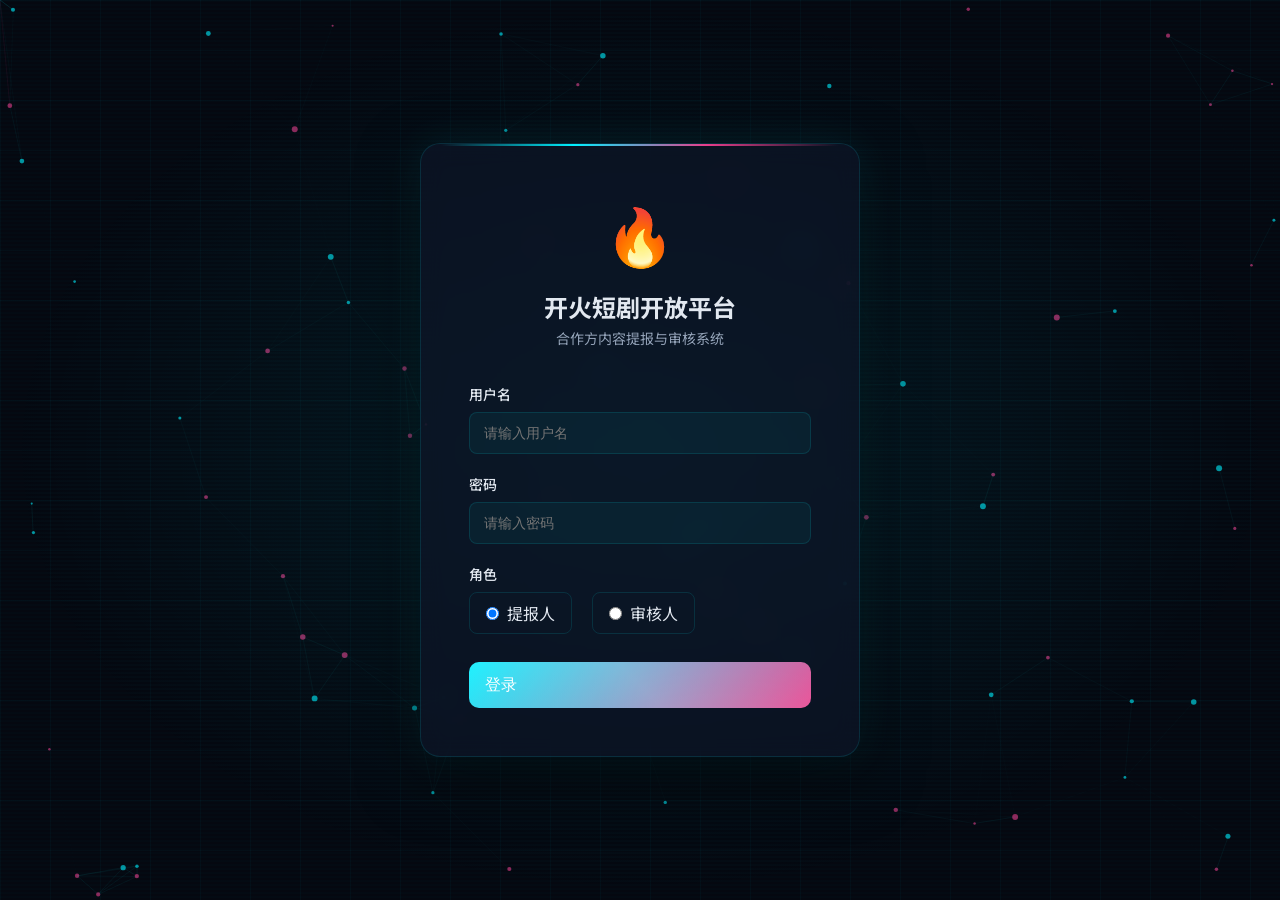
<file: static-pages/submitter.html>
<!DOCTYPE html>
<html lang="zh-CN">
<head>
  <meta charset="UTF-8">
  <meta name="viewport" content="width=device-width, initial-scale=1.0">
  <title>开火短剧开放平台 - 我的提报</title>
  <link rel="stylesheet" href="css/style.css">
  <script src="js/data.js"></script>
</head>
<body>
  <!-- 顶部导航 -->
  <header class="header">
    <canvas id="headerCanvas" class="header-bg"></canvas>
    <div class="header-left">
      <span class="header-logo">&#128293;</span>
      <span class="header-title">开火短剧开放平台</span>
    </div>
    <div class="header-right">
      <span id="roleTag" class="role-tag">提报人</span>
      <span id="userName" class="user-name">张三</span>
      <button class="btn-logout" onclick="logout()">退出</button>
    </div>
  </header>

  <div class="layout">
    <!-- 左侧边栏 -->
    <aside class="sider">
      <ul class="sider-menu">
        <li><a href="submitter.html" class="active">&#127909; 我的提报</a></li>
        <li><a href="submitter.html?tab=upload">&#128316; 上传新剧</a></li>
        <li><a href="auditor.html">&#128270; 审核后台</a></li>
      </ul>
    </aside>

    <!-- 主内容区 -->
    <main class="main-content">
      <h1 class="page-title">我的提报</h1>
      <p class="page-subtitle">管理您上传的剧集内容</p>

      <!-- 统计卡片 -->
      <div class="stat-cards" id="statCards"></div>

      <!-- Tab -->
      <div class="tab-bar">
        <div class="tab-item active" onclick="switchTab('list')">剧集列表</div>
        <div class="tab-item" onclick="switchTab('upload')">&#43; 上传新剧</div>
      </div>

      <!-- 剧集列表 -->
      <div id="panel-list" class="tab-panel active">
        <div class="card">
          <div class="search-bar">
            <input type="text" id="searchName" class="input" placeholder="搜索剧名..." style="width: 280px;">
            <select id="searchTimeliness" class="select" style="width: 140px;">
              <option value="全部时效">全部时效</option>
              <option value="T-7">T-7</option>
              <option value="T-15">T-15</option>
              <option value="T-30">T-30</option>
            </select>
            <button class="btn btn-primary" onclick="renderTable()">搜索</button>
          </div>
          <table class="table" id="dramaTable">
            <thead>
              <tr>
                <th>剧名</th>
                <th style="width:80px">类型</th>
                <th style="width:80px">时效性</th>
                <th style="width:160px">上传日期</th>
                <th style="width:100px">状态</th>
                <th style="width:100px">审核结果</th>
                <th style="width:280px">操作</th>
              </tr>
            </thead>
            <tbody></tbody>
          </table>
          <div id="emptyState" class="empty" style="display:none">暂无剧集数据</div>
        </div>
      </div>

      <!-- 上传新剧 -->
      <div id="panel-upload" class="tab-panel">
        <div class="card">
          <h2 style="font-size: 18px; font-weight: bold; margin-bottom: 24px; color: var(--neon-cyan);">上传新剧</h2>
          <form id="uploadForm">
            <div class="form-group">
              <label class="form-label">剧名 <span style="color:var(--neon-red)">*</span></label>
              <input type="text" name="name" class="form-input" placeholder="请输入剧名" required>
            </div>
            <div class="form-group">
              <label class="form-label">视频地址 <span style="color:var(--neon-red)">*</span></label>
              <input type="text" name="videoUrl" class="form-input" placeholder="请输入视频地址或者网盘地址" required>
            </div>
            <div class="form-group">
              <label class="form-label">类型 <span style="color:var(--neon-red)">*</span></label>
              <div class="radio-group">
                <label class="radio-item"><input type="radio" name="type" value="真人" required> <span>真人</span></label>
                <label class="radio-item"><input type="radio" name="type" value="AI剧"> <span>AI剧</span></label>
              </div>
            </div>
            <div class="form-group">
              <label class="form-label">版权类型 <span style="color:var(--neon-red)">*</span></label>
              <div class="radio-group">
                <label class="radio-item"><input type="radio" name="copyrightType" value="定制剧" required> <span>定制剧</span></label>
                <label class="radio-item"><input type="radio" name="copyrightType" value="成品剧"> <span>成品剧</span></label>
              </div>
            </div>
            <div class="form-group">
              <label class="form-label">花絮卡点描述</label>
              <textarea name="highlightDescription" class="form-input" rows="3" placeholder="例如：卡1：第11集，卡2：第25集"></textarea>
            </div>
            <div class="form-group">
              <label class="form-label">花絮、卡点</label>
              <div class="upload-area" onclick="alert('演示模式：文件上传功能仅作展示')">
                <div style="font-size: 40px; color: var(--neon-cyan); margin-bottom: 12px; text-shadow: 0 0 20px rgba(0,240,255,0.4);">&#43;</div>
                <div>点击或拖拽视频/图片文件到此处</div>
                <div style="color: var(--text-secondary); font-size: 12px; margin-top: 6px;">支持多文件同时上传</div>
              </div>
            </div>
            <div style="display: flex; gap: 12px; margin-top: 24px;">
              <button type="submit" class="btn btn-gradient" style="width: 120px;">提交上传</button>
              <button type="button" class="btn" onclick="switchTab('list')" style="width: 100px;">取消</button>
            </div>
          </form>
        </div>
      </div>
    </main>
  </div>

  <script>
    // Header 粒子背景
    (function() {
      var canvas = document.getElementById('headerCanvas');
      var ctx = canvas.getContext('2d');
      var particles = [];
      var count = 40;

      function resize() {
        canvas.width = canvas.parentElement.offsetWidth;
        canvas.height = canvas.parentElement.offsetHeight;
      }
      resize();
      window.addEventListener('resize', resize);

      for (var i = 0; i < count; i++) {
        particles.push({
          x: Math.random() * canvas.width,
          y: Math.random() * canvas.height,
          vx: (Math.random() - 0.5) * 0.5,
          vy: (Math.random() - 0.5) * 0.5,
          radius: Math.random() * 1.5 + 0.5
        });
      }

      function animate() {
        ctx.clearRect(0, 0, canvas.width, canvas.height);
        for (var i = 0; i < particles.length; i++) {
          var p = particles[i];
          p.x += p.vx; p.y += p.vy;
          if (p.x < 0 || p.x > canvas.width) p.vx *= -1;
          if (p.y < 0 || p.y > canvas.height) p.vy *= -1;
          ctx.beginPath();
          ctx.arc(p.x, p.y, p.radius, 0, Math.PI * 2);
          ctx.fillStyle = 'rgba(0, 240, 255, 0.4)';
          ctx.fill();
          for (var j = i + 1; j < particles.length; j++) {
            var p2 = particles[j];
            var dx = p.x - p2.x, dy = p.y - p2.y;
            var dist = Math.sqrt(dx * dx + dy * dy);
            if (dist < 100) {
              ctx.beginPath();
              ctx.moveTo(p.x, p.y);
              ctx.lineTo(p2.x, p2.y);
              ctx.strokeStyle = 'rgba(0, 240, 255, ' + (0.2 * (1 - dist / 100)) + ')';
              ctx.lineWidth = 0.5;
              ctx.stroke();
            }
          }
        }
        requestAnimationFrame(animate);
      }
      animate();
    })();

    var user = window.MOCK.getUser();
    if (!user) { window.location.href = 'index.html'; }
    else {
      document.getElementById('roleTag').textContent = user.role === 'auditor' ? '审核人' : '提报人';
      document.getElementById('roleTag').className = 'role-tag' + (user.role === 'auditor' ? ' auditor' : '');
      document.getElementById('userName').textContent = user.displayName;
    }
    function logout() { window.MOCK.logout(); window.location.href = 'index.html'; }

    var dramas = window.MOCK.dramas;
    var statusFilter = null;

    function renderStats() {
      var stats = {
        total: dramas.length,
        pending: dramas.filter(function(d) { return d.status === '待审核'; }).length,
        reviewing: dramas.filter(function(d) { return d.status === '审核中'; }).length,
        completed: dramas.filter(function(d) { return d.status === '已完成'; }).length
      };
      var configs = [
        { label: '我的剧集', value: stats.total, bg: 'rgba(0, 240, 255, 0.15)', color: '#00f0ff', icon: '&#127909;', status: null },
        { label: '待审核', value: stats.pending, bg: 'rgba(250, 173, 20, 0.15)', color: '#faad14', icon: '&#8212;', status: '待审核' },
        { label: '审核中', value: stats.reviewing, bg: 'rgba(255, 152, 0, 0.15)', color: '#ff9800', icon: '&#8230;', status: '审核中' },
        { label: '已完成', value: stats.completed, bg: 'rgba(0, 255, 136, 0.15)', color: '#00ff88', icon: '&#10003;', status: '已完成' }
      ];
      document.getElementById('statCards').innerHTML = configs.map(function(c) {
        return '<div class="card card-hover" onclick="filterStatus(\'' + (c.status || '') + '\')">' +
          '<div class="stat-card">' +
            '<div class="stat-icon" style="background:' + c.bg + ';color:' + c.color + '">' + c.icon + '</div>' +
            '<div><div class="stat-value" style="color:' + c.color + '">' + c.value + '</div><div class="stat-label">' + c.label + '</div></div>' +
          '</div></div>';
      }).join('');
    }

    function renderTable() {
      var name = document.getElementById('searchName').value.trim();
      var timeliness = document.getElementById('searchTimeliness').value;
      var filtered = dramas.filter(function(d) {
        if (name && d.name.indexOf(name) === -1) return false;
        if (timeliness !== '全部时效' && d.timeliness !== timeliness) return false;
        if (statusFilter && d.status !== statusFilter) return false;
        return true;
      });

      var tbody = document.querySelector('#dramaTable tbody');
      var empty = document.getElementById('emptyState');

      if (filtered.length === 0) {
        tbody.innerHTML = '';
        empty.style.display = 'block';
        document.getElementById('dramaTable').style.display = 'none';
        return;
      }

      document.getElementById('dramaTable').style.display = 'table';
      empty.style.display = 'none';

      tbody.innerHTML = filtered.map(function(d) {
        var statusColor = window.utils.statusColor(d.status);
        var resultColor = d.auditResult ? window.utils.resultColor(d.auditResult) : '';
        var resultHtml = d.auditResult
          ? '<span class="tag-result" style="background:' + resultColor + '33;color:' + resultColor + ';border:1px solid ' + resultColor + '66">' + d.auditResult + '</span>'
          : '&#8212;';

        return '<tr>' +
          '<td><a href="drama-detail.html?id=' + d.id + '" style="color:var(--neon-pink)">' + d.name + '</a></td>' +
          '<td>' + d.type + '</td>' +
          '<td>' + d.timeliness + '</td>' +
          '<td>' + d.createdAt + '</td>' +
          '<td><span class="tag" style="color:' + statusColor + '"><span class="tag-dot" style="background:' + statusColor + ';box-shadow:0 0 6px ' + statusColor + '"></span>' + d.status + '</span></td>' +
          '<td>' + resultHtml + '</td>' +
          '<td>' +
            '<a href="drama-detail.html?id=' + d.id + '" class="btn btn-sm btn-outline-pink">详情</a> ' +
            '<a href="drama-detail.html?id=' + d.id + '" class="btn btn-sm btn-outline-pink">素材</a> ' +
            '<a href="episodes.html?id=' + d.id + '" class="btn btn-sm btn-outline-pink">成片</a>' +
          '</td>' +
        '</tr>';
      }).join('');
    }

    function filterStatus(status) {
      statusFilter = status || null;
      switchTab('list');
      renderTable();
    }

    function switchTab(tab) {
      document.querySelectorAll('.tab-item').forEach(function(el) { el.classList.remove('active'); });
      document.querySelectorAll('.tab-panel').forEach(function(el) { el.classList.remove('active'); });
      var idx = tab === 'list' ? 0 : 1;
      document.querySelectorAll('.tab-item')[idx].classList.add('active');
      document.getElementById('panel-' + tab).classList.add('active');
    }

    document.getElementById('uploadForm').addEventListener('submit', function(e) {
      e.preventDefault();
      var form = e.target;
      var newDrama = {
        id: 'd' + Date.now(),
        name: form.name.value,
        videoUrl: form.videoUrl.value,
        type: form.type.value,
        copyrightType: form.copyrightType.value,
        highlightDescription: form.highlightDescription.value,
        timeliness: 'T-7',
        status: '待审核',
        auditResult: null,
        submitterId: 'u1',
        submitterName: '张三',
        createdAt: new Date().toISOString().replace('T', ' ').slice(0, 19),
        updatedAt: new Date().toISOString().replace('T', ' ').slice(0, 19)
      };
      dramas.unshift(newDrama);
      window.MOCK.dramas = dramas;
      alert('上传成功');
      form.reset();
      renderStats();
      switchTab('list');
      renderTable();
    });

    renderStats();
    renderTable();

    var urlParams = new URLSearchParams(window.location.search);
    if (urlParams.get('tab') === 'upload') {
      switchTab('upload');
    }
  </script>
</body>
</html>
</file>
<file: css/style.css>
@import url('https://fonts.googleapis.com/css2?family=Orbitron:wght@400;700&family=Noto+Sans+SC:wght@300;400;500;700&display=swap');

*, *::before, *::after {
  margin: 0;
  padding: 0;
  box-sizing: border-box;
}

:root {
  --bg-primary: #050810;
  --bg-secondary: #0a0f1e;
  --bg-card: rgba(15, 23, 42, 0.6);
  --bg-card-hover: rgba(20, 30, 55, 0.8);
  --neon-cyan: #00f0ff;
  --neon-pink: #e83e8c;
  --neon-purple: #b829dd;
  --neon-green: #00ff88;
  --neon-yellow: #ffd700;
  --neon-red: #ff3860;
  --text-primary: #e2e8f0;
  --text-secondary: #94a3b8;
  --border-color: rgba(0, 240, 255, 0.12);
  --border-glow: rgba(0, 240, 255, 0.4);
  --glass-blur: blur(12px);
}

body {
  font-family: 'Noto Sans SC', -apple-system, sans-serif;
  background: var(--bg-primary);
  color: var(--text-primary);
  min-height: 100vh;
  overflow-x: hidden;
}

/* 背景网格 */
body::before {
  content: '';
  position: fixed;
  top: 0; left: 0; right: 0; bottom: 0;
  background-image:
    linear-gradient(rgba(0, 240, 255, 0.03) 1px, transparent 1px),
    linear-gradient(90deg, rgba(0, 240, 255, 0.03) 1px, transparent 1px);
  background-size: 50px 50px;
  pointer-events: none;
  z-index: 0;
}

/* 扫描线动画 */
body::after {
  content: '';
  position: fixed;
  top: 0; left: 0; right: 0; bottom: 0;
  background: repeating-linear-gradient(
    0deg,
    transparent,
    transparent 2px,
    rgba(0, 240, 255, 0.015) 2px,
    rgba(0, 240, 255, 0.015) 4px
  );
  pointer-events: none;
  z-index: 1;
  animation: scanline 8s linear infinite;
}

@keyframes scanline {
  0% { transform: translateY(-100vh); }
  100% { transform: translateY(100vh); }
}

a { text-decoration: none; color: inherit; }

/* ===== 顶部导航（带背景图） ===== */
.header {
  position: fixed;
  top: 0; left: 0; right: 0;
  height: 64px;
  z-index: 100;
  display: flex;
  align-items: center;
  justify-content: space-between;
  padding: 0 32px;
  background: linear-gradient(135deg, rgba(5,8,16,0.95) 0%, rgba(15,10,40,0.9) 50%, rgba(5,8,16,0.95) 100%);
  border-bottom: 1px solid var(--border-color);
  overflow: hidden;
}

.header-bg {
  position: absolute;
  top: 0; left: 0; right: 0; bottom: 0;
  z-index: -1;
  opacity: 0.6;
}

.header::after {
  content: '';
  position: absolute;
  bottom: 0; left: 0; right: 0;
  height: 1px;
  background: linear-gradient(90deg, transparent, var(--neon-cyan), var(--neon-pink), transparent);
  animation: borderFlow 3s ease-in-out infinite;
}

@keyframes borderFlow {
  0%, 100% { opacity: 0.3; }
  50% { opacity: 1; }
}

.header-left {
  display: flex;
  align-items: center;
  gap: 14px;
  z-index: 2;
}

.header-logo {
  font-size: 28px;
  animation: pulse 2s ease-in-out infinite;
}

@keyframes pulse {
  0%, 100% { transform: scale(1); filter: drop-shadow(0 0 5px var(--neon-pink)); }
  50% { transform: scale(1.1); filter: drop-shadow(0 0 15px var(--neon-pink)); }
}

.header-title {
  font-family: 'Orbitron', 'Noto Sans SC', sans-serif;
  font-size: 20px;
  font-weight: 700;
  background: linear-gradient(90deg, var(--text-primary), var(--neon-cyan));
  -webkit-background-clip: text;
  -webkit-text-fill-color: transparent;
  background-clip: text;
  letter-spacing: 1px;
}

.header-right {
  display: flex;
  align-items: center;
  gap: 16px;
  z-index: 2;
}

.role-tag {
  padding: 4px 12px;
  border-radius: 20px;
  font-size: 12px;
  font-weight: 500;
  background: rgba(0, 240, 255, 0.1);
  border: 1px solid var(--neon-cyan);
  color: var(--neon-cyan);
  text-shadow: 0 0 8px var(--neon-cyan);
  animation: glow 2s ease-in-out infinite alternate;
}

.role-tag.auditor {
  border-color: var(--neon-purple);
  color: var(--neon-purple);
  text-shadow: 0 0 8px var(--neon-purple);
  background: rgba(184, 41, 221, 0.1);
}

@keyframes glow {
  from { box-shadow: 0 0 5px rgba(0, 240, 255, 0.2); }
  to { box-shadow: 0 0 15px rgba(0, 240, 255, 0.5); }
}

.user-name {
  font-size: 14px;
  color: var(--text-primary);
}

.btn-logout {
  background: transparent;
  border: 1px solid rgba(255,255,255,0.2);
  color: var(--text-secondary);
  cursor: pointer;
  font-size: 13px;
  padding: 4px 12px;
  border-radius: 4px;
  transition: all 0.3s;
}

.btn-logout:hover {
  border-color: var(--neon-red);
  color: var(--neon-red);
  box-shadow: 0 0 10px rgba(255, 56, 96, 0.3);
}

/* ===== 布局 ===== */
.layout {
  display: flex;
  min-height: 100vh;
  padding-top: 64px;
  position: relative;
  z-index: 2;
}

.sider {
  width: 220px;
  background: rgba(10, 15, 30, 0.8);
  backdrop-filter: var(--glass-blur);
  border-right: 1px solid var(--border-color);
  position: fixed;
  top: 64px; bottom: 0;
  left: 0;
  overflow-y: auto;
}

.sider-menu {
  list-style: none;
  padding: 16px 0;
}

.sider-menu li a {
  display: flex;
  align-items: center;
  gap: 12px;
  padding: 14px 24px;
  color: var(--text-secondary);
  font-size: 14px;
  transition: all 0.3s;
  position: relative;
  margin: 4px 12px;
  border-radius: 8px;
}

.sider-menu li a:hover {
  background: rgba(0, 240, 255, 0.08);
  color: var(--neon-cyan);
  text-shadow: 0 0 8px rgba(0, 240, 255, 0.5);
}

.sider-menu li a.active {
  background: linear-gradient(90deg, rgba(0, 240, 255, 0.15), transparent);
  color: var(--neon-cyan);
  border-left: 3px solid var(--neon-cyan);
  text-shadow: 0 0 8px rgba(0, 240, 255, 0.5);
}

.main-content {
  flex: 1;
  margin-left: 220px;
  padding: 28px 32px;
  max-width: 1200px;
}

/* ===== 页面标题 ===== */
.page-title {
  font-family: 'Orbitron', 'Noto Sans SC', sans-serif;
  font-size: 26px;
  font-weight: 700;
  margin-bottom: 6px;
  background: linear-gradient(90deg, var(--text-primary), var(--neon-cyan));
  -webkit-background-clip: text;
  -webkit-text-fill-color: transparent;
  background-clip: text;
}

.page-subtitle {
  font-size: 14px;
  color: var(--text-secondary);
  margin-bottom: 28px;
}

/* ===== 卡片（玻璃态） ===== */
.card {
  background: var(--bg-card);
  backdrop-filter: var(--glass-blur);
  border: 1px solid var(--border-color);
  border-radius: 12px;
  padding: 20px;
  margin-bottom: 20px;
  transition: all 0.3s ease;
  position: relative;
  overflow: hidden;
}

.card::before {
  content: '';
  position: absolute;
  top: 0; left: 0; right: 0;
  height: 1px;
  background: linear-gradient(90deg, transparent, rgba(0, 240, 255, 0.3), transparent);
}

.card:hover {
  border-color: var(--border-glow);
  box-shadow: 0 0 20px rgba(0, 240, 255, 0.1), inset 0 0 20px rgba(0, 240, 255, 0.02);
}

.card-hover {
  cursor: pointer;
}

.card-hover:hover {
  transform: translateY(-6px);
  border-color: var(--neon-cyan);
  box-shadow: 0 10px 40px rgba(0, 240, 255, 0.15);
}

/* ===== 统计卡片 ===== */
.stat-cards {
  display: grid;
  grid-template-columns: repeat(4, 1fr);
  gap: 16px;
  margin-bottom: 28px;
}

.stat-card {
  display: flex;
  align-items: center;
  gap: 16px;
}

.stat-icon {
  width: 52px;
  height: 52px;
  border-radius: 12px;
  display: flex;
  align-items: center;
  justify-content: center;
  font-size: 24px;
  position: relative;
  overflow: hidden;
}

.stat-icon::after {
  content: '';
  position: absolute;
  top: -50%; left: -50%; right: -50%; bottom: -50%;
  background: linear-gradient(45deg, transparent, rgba(255,255,255,0.1), transparent);
  animation: shine 3s infinite;
}

@keyframes shine {
  0% { transform: translateX(-100%) rotate(45deg); }
  100% { transform: translateX(100%) rotate(45deg); }
}

.stat-value {
  font-family: 'Orbitron', sans-serif;
  font-size: 28px;
  font-weight: 700;
  color: var(--text-primary);
}

.stat-label {
  font-size: 13px;
  color: var(--text-secondary);
}

/* ===== Tab ===== */
.tab-bar {
  display: flex;
  border-bottom: 1px solid var(--border-color);
  margin-bottom: 16px;
}

.tab-item {
  padding: 14px 24px;
  cursor: pointer;
  color: var(--text-secondary);
  font-size: 14px;
  border-bottom: 2px solid transparent;
  margin-bottom: -1px;
  transition: all 0.3s;
  position: relative;
}

.tab-item:hover {
  color: var(--neon-cyan);
}

.tab-item.active {
  color: var(--neon-cyan);
  border-bottom-color: var(--neon-cyan);
  text-shadow: 0 0 10px rgba(0, 240, 255, 0.5);
}

.tab-panel {
  display: none;
}

.tab-panel.active {
  display: block;
  animation: fadeIn 0.4s ease;
}

@keyframes fadeIn {
  from { opacity: 0; transform: translateY(10px); }
  to { opacity: 1; transform: translateY(0); }
}

/* ===== 搜索区 ===== */
.search-bar {
  display: flex;
  gap: 12px;
  margin-bottom: 16px;
}

.input, .select {
  padding: 10px 14px;
  background: rgba(0, 240, 255, 0.05);
  border: 1px solid var(--border-color);
  border-radius: 8px;
  font-size: 14px;
  outline: none;
  color: var(--text-primary);
  transition: all 0.3s;
}

.input::placeholder {
  color: var(--text-secondary);
}

.input:focus, .select:focus {
  border-color: var(--neon-cyan);
  box-shadow: 0 0 10px rgba(0, 240, 255, 0.2);
}

.select option {
  background: var(--bg-secondary);
  color: var(--text-primary);
}

/* ===== 按钮 ===== */
.btn {
  padding: 8px 16px;
  border-radius: 8px;
  border: 1px solid var(--border-color);
  background: rgba(0, 240, 255, 0.05);
  color: var(--text-primary);
  cursor: pointer;
  font-size: 14px;
  display: inline-flex;
  align-items: center;
  gap: 6px;
  transition: all 0.3s;
}

.btn:hover {
  border-color: var(--neon-cyan);
  box-shadow: 0 0 12px rgba(0, 240, 255, 0.2);
  transform: translateY(-1px);
}

.btn-primary {
  background: linear-gradient(135deg, rgba(0, 240, 255, 0.2), rgba(232, 62, 140, 0.2));
  border-color: var(--neon-cyan);
  color: var(--neon-cyan);
}

.btn-primary:hover {
  background: linear-gradient(135deg, rgba(0, 240, 255, 0.35), rgba(232, 62, 140, 0.35));
  box-shadow: 0 0 20px rgba(0, 240, 255, 0.3);
}

.btn-gradient {
  background: linear-gradient(135deg, var(--neon-cyan), var(--neon-pink));
  border: none;
  color: #fff;
  font-weight: 500;
  position: relative;
  overflow: hidden;
}

.btn-gradient::after {
  content: '';
  position: absolute;
  top: -50%; left: -50%; right: -50%; bottom: -50%;
  background: linear-gradient(45deg, transparent, rgba(255,255,255,0.2), transparent);
  animation: shine 3s infinite;
}

.btn-sm {
  padding: 5px 12px;
  font-size: 12px;
}

.btn-outline-pink {
  color: var(--neon-pink);
  border-color: rgba(232, 62, 140, 0.4);
  background: rgba(232, 62, 140, 0.05);
}

.btn-outline-pink:hover {
  background: rgba(232, 62, 140, 0.2);
  border-color: var(--neon-pink);
  box-shadow: 0 0 12px rgba(232, 62, 140, 0.3);
  color: #fff;
}

/* ===== 表格 ===== */
.table {
  width: 100%;
  border-collapse: collapse;
  font-size: 14px;
}

.table th, .table td {
  padding: 14px 16px;
  text-align: left;
  border-bottom: 1px solid rgba(0, 240, 255, 0.06);
}

.table th {
  background: rgba(0, 240, 255, 0.05);
  font-weight: 500;
  color: var(--neon-cyan);
  font-size: 13px;
  text-transform: uppercase;
  letter-spacing: 0.5px;
}

.table tbody tr {
  transition: all 0.2s;
}

.table tbody tr:hover td {
  background: rgba(0, 240, 255, 0.04);
}

/* ===== 标签 ===== */
.tag {
  display: inline-flex;
  align-items: center;
  gap: 6px;
  padding: 4px 10px;
  border-radius: 6px;
  font-size: 12px;
  font-weight: 500;
}

.tag-dot {
  width: 6px;
  height: 6px;
  border-radius: 50%;
  animation: pulse-dot 2s infinite;
}

@keyframes pulse-dot {
  0%, 100% { opacity: 1; }
  50% { opacity: 0.5; }
}

.tag-result {
  padding: 3px 10px;
  border-radius: 6px;
  font-size: 12px;
  font-weight: 600;
}

/* ===== 空状态 ===== */
.empty {
  text-align: center;
  padding: 48px;
  color: var(--text-secondary);
}

/* ===== 表单 ===== */
.form-group {
  margin-bottom: 20px;
}

.form-label {
  display: block;
  margin-bottom: 8px;
  font-size: 14px;
  font-weight: 500;
  color: var(--text-primary);
}

.form-input {
  width: 100%;
  max-width: 400px;
  padding: 12px 14px;
  background: rgba(0, 240, 255, 0.05);
  border: 1px solid var(--border-color);
  border-radius: 8px;
  font-size: 14px;
  outline: none;
  color: var(--text-primary);
  transition: all 0.3s;
}

.form-input:focus {
  border-color: var(--neon-cyan);
  box-shadow: 0 0 12px rgba(0, 240, 255, 0.15);
}

textarea.form-input {
  resize: vertical;
  min-height: 80px;
}

.radio-group {
  display: flex;
  flex-wrap: wrap;
  gap: 12px;
}

.radio-item {
  display: flex;
  align-items: center;
  gap: 8px;
  cursor: pointer;
  padding: 8px 16px;
  border-radius: 8px;
  border: 1px solid var(--border-color);
  transition: all 0.3s;
  flex: 1;
  min-width: 110px;
  max-width: 200px;
  justify-content: center;
  white-space: nowrap;
}

.radio-item:hover {
  border-color: var(--neon-cyan);
  background: rgba(0, 240, 255, 0.05);
}

/* ===== 拖拽上传区 ===== */
.upload-area {
  border: 2px dashed var(--border-color);
  border-radius: 12px;
  padding: 48px;
  text-align: center;
  cursor: pointer;
  transition: all 0.3s;
  background: rgba(0, 240, 255, 0.02);
}

.upload-area:hover {
  border-color: var(--neon-cyan);
  box-shadow: 0 0 20px rgba(0, 240, 255, 0.1);
  background: rgba(0, 240, 255, 0.05);
}

/* ===== 弹窗 ===== */
.modal-overlay {
  position: fixed;
  top: 0; left: 0; right: 0; bottom: 0;
  background: rgba(5, 8, 16, 0.85);
  backdrop-filter: blur(8px);
  display: none;
  align-items: center;
  justify-content: center;
  z-index: 200;
}

.modal-overlay.active {
  display: flex;
  animation: fadeIn 0.3s ease;
}

.modal {
  background: var(--bg-card);
  backdrop-filter: var(--glass-blur);
  border: 1px solid var(--border-color);
  border-radius: 16px;
  width: 90%;
  max-width: 600px;
  max-height: 90vh;
  overflow-y: auto;
  box-shadow: 0 20px 60px rgba(0, 0, 0, 0.5), 0 0 30px rgba(0, 240, 255, 0.1);
}

.modal-header {
  padding: 20px 24px;
  border-bottom: 1px solid var(--border-color);
  display: flex;
  justify-content: space-between;
  align-items: center;
}

.modal-body {
  padding: 24px;
}

.modal-footer {
  padding: 16px 24px;
  border-top: 1px solid var(--border-color);
  display: flex;
  justify-content: flex-end;
  gap: 12px;
}

.modal-close {
  background: none;
  border: none;
  font-size: 24px;
  cursor: pointer;
  color: var(--text-secondary);
  transition: all 0.3s;
}

.modal-close:hover {
  color: var(--neon-red);
  text-shadow: 0 0 10px var(--neon-red);
}

/* ===== 登录页 ===== */
.login-page {
  min-height: 100vh;
  display: flex;
  align-items: center;
  justify-content: center;
  position: relative;
  overflow: hidden;
}

.login-bg {
  position: fixed;
  top: 0; left: 0; right: 0; bottom: 0;
  z-index: 0;
}

.login-page::before {
  content: '';
  position: fixed;
  top: 0; left: 0; right: 0; bottom: 0;
  background: radial-gradient(ellipse at center, rgba(0, 240, 255, 0.08) 0%, transparent 70%);
  z-index: 1;
  pointer-events: none;
}

.login-card {
  background: var(--bg-card);
  backdrop-filter: var(--glass-blur);
  border: 1px solid var(--border-color);
  border-radius: 20px;
  padding: 48px;
  width: 100%;
  max-width: 440px;
  box-shadow: 0 20px 60px rgba(0, 0, 0, 0.5), 0 0 40px rgba(0, 240, 255, 0.1);
  position: relative;
  z-index: 2;
  animation: slideUp 0.6s ease;
}

@keyframes slideUp {
  from { opacity: 0; transform: translateY(30px); }
  to { opacity: 1; transform: translateY(0); }
}

.login-card::before {
  content: '';
  position: absolute;
  top: 0; left: 20px; right: 20px;
  height: 2px;
  background: linear-gradient(90deg, transparent, var(--neon-cyan), var(--neon-pink), transparent);
}

.login-header {
  text-align: center;
  margin-bottom: 36px;
}

.login-logo {
  font-size: 56px;
  margin-bottom: 16px;
  animation: pulse 2s ease-in-out infinite;
}

/* ===== 网格素材 ===== */
.material-grid {
  display: grid;
  grid-template-columns: repeat(auto-fill, minmax(200px, 1fr));
  gap: 16px;
}

.material-card {
  background: var(--bg-card);
  border: 1px solid var(--border-color);
  border-radius: 12px;
  overflow: hidden;
  transition: all 0.3s;
}

.material-card:hover {
  border-color: var(--neon-cyan);
  transform: translateY(-4px);
  box-shadow: 0 10px 30px rgba(0, 240, 255, 0.1);
}

.material-thumb {
  height: 120px;
  display: flex;
  align-items: center;
  justify-content: center;
  font-size: 44px;
}

.material-info {
  padding: 14px;
}

/* ===== 详情页分栏 ===== */
.detail-layout {
  display: flex;
  gap: 24px;
}

.detail-left {
  width: 380px;
  flex-shrink: 0;
}

.detail-right {
  flex: 1;
}

/* ===== 进度条 ===== */
.progress-bar {
  width: 100%;
  height: 6px;
  background: rgba(0, 240, 255, 0.1);
  border-radius: 3px;
  overflow: hidden;
}

.progress-fill {
  height: 100%;
  background: linear-gradient(90deg, var(--neon-cyan), var(--neon-pink));
  border-radius: 3px;
  transition: width 0.3s;
  box-shadow: 0 0 10px rgba(0, 240, 255, 0.3);
}

/* ===== 霓虹文字 ===== */
.neon-text {
  color: var(--neon-cyan);
  text-shadow: 0 0 5px rgba(0, 240, 255, 0.5), 0 0 10px rgba(0, 240, 255, 0.3);
}

/* ===== 响应式 ===== */
@media (max-width: 768px) {
  .stat-cards { grid-template-columns: repeat(2, 1fr); }
  .sider { display: none; }
  .main-content { margin-left: 0; padding: 20px; }
  .detail-layout { flex-direction: column; }
  .detail-left { width: 100%; }
  .header { padding: 0 16px; }
  .header-title { font-size: 16px; }
}
</file>
<file: static-pages/css/style.css>
@import url('https://fonts.googleapis.com/css2?family=Orbitron:wght@400;700&family=Noto+Sans+SC:wght@300;400;500;700&display=swap');

*, *::before, *::after {
  margin: 0;
  padding: 0;
  box-sizing: border-box;
}

:root {
  --bg-primary: #050810;
  --bg-secondary: #0a0f1e;
  --bg-card: rgba(15, 23, 42, 0.6);
  --bg-card-hover: rgba(20, 30, 55, 0.8);
  --neon-cyan: #00f0ff;
  --neon-pink: #e83e8c;
  --neon-purple: #b829dd;
  --neon-green: #00ff88;
  --neon-yellow: #ffd700;
  --neon-red: #ff3860;
  --text-primary: #e2e8f0;
  --text-secondary: #94a3b8;
  --border-color: rgba(0, 240, 255, 0.12);
  --border-glow: rgba(0, 240, 255, 0.4);
  --glass-blur: blur(12px);
}

body {
  font-family: 'Noto Sans SC', -apple-system, sans-serif;
  background: var(--bg-primary);
  color: var(--text-primary);
  min-height: 100vh;
  overflow-x: hidden;
}

/* 背景网格 */
body::before {
  content: '';
  position: fixed;
  top: 0; left: 0; right: 0; bottom: 0;
  background-image:
    linear-gradient(rgba(0, 240, 255, 0.03) 1px, transparent 1px),
    linear-gradient(90deg, rgba(0, 240, 255, 0.03) 1px, transparent 1px);
  background-size: 50px 50px;
  pointer-events: none;
  z-index: 0;
}

/* 扫描线动画 */
body::after {
  content: '';
  position: fixed;
  top: 0; left: 0; right: 0; bottom: 0;
  background: repeating-linear-gradient(
    0deg,
    transparent,
    transparent 2px,
    rgba(0, 240, 255, 0.015) 2px,
    rgba(0, 240, 255, 0.015) 4px
  );
  pointer-events: none;
  z-index: 1;
  animation: scanline 8s linear infinite;
}

@keyframes scanline {
  0% { transform: translateY(-100vh); }
  100% { transform: translateY(100vh); }
}

a { text-decoration: none; color: inherit; }

/* ===== 顶部导航（带背景图） ===== */
.header {
  position: fixed;
  top: 0; left: 0; right: 0;
  height: 64px;
  z-index: 100;
  display: flex;
  align-items: center;
  justify-content: space-between;
  padding: 0 32px;
  background: linear-gradient(135deg, rgba(5,8,16,0.95) 0%, rgba(15,10,40,0.9) 50%, rgba(5,8,16,0.95) 100%);
  border-bottom: 1px solid var(--border-color);
  overflow: hidden;
}

.header-bg {
  position: absolute;
  top: 0; left: 0; right: 0; bottom: 0;
  z-index: -1;
  opacity: 0.6;
}

.header::after {
  content: '';
  position: absolute;
  bottom: 0; left: 0; right: 0;
  height: 1px;
  background: linear-gradient(90deg, transparent, var(--neon-cyan), var(--neon-pink), transparent);
  animation: borderFlow 3s ease-in-out infinite;
}

@keyframes borderFlow {
  0%, 100% { opacity: 0.3; }
  50% { opacity: 1; }
}

.header-left {
  display: flex;
  align-items: center;
  gap: 14px;
  z-index: 2;
}

.header-logo {
  font-size: 28px;
  animation: pulse 2s ease-in-out infinite;
}

@keyframes pulse {
  0%, 100% { transform: scale(1); filter: drop-shadow(0 0 5px var(--neon-pink)); }
  50% { transform: scale(1.1); filter: drop-shadow(0 0 15px var(--neon-pink)); }
}

.header-title {
  font-family: 'Orbitron', 'Noto Sans SC', sans-serif;
  font-size: 20px;
  font-weight: 700;
  background: linear-gradient(90deg, var(--text-primary), var(--neon-cyan));
  -webkit-background-clip: text;
  -webkit-text-fill-color: transparent;
  background-clip: text;
  letter-spacing: 1px;
}

.header-right {
  display: flex;
  align-items: center;
  gap: 16px;
  z-index: 2;
}

.role-tag {
  padding: 4px 12px;
  border-radius: 20px;
  font-size: 12px;
  font-weight: 500;
  background: rgba(0, 240, 255, 0.1);
  border: 1px solid var(--neon-cyan);
  color: var(--neon-cyan);
  text-shadow: 0 0 8px var(--neon-cyan);
  animation: glow 2s ease-in-out infinite alternate;
}

.role-tag.auditor {
  border-color: var(--neon-purple);
  color: var(--neon-purple);
  text-shadow: 0 0 8px var(--neon-purple);
  background: rgba(184, 41, 221, 0.1);
}

@keyframes glow {
  from { box-shadow: 0 0 5px rgba(0, 240, 255, 0.2); }
  to { box-shadow: 0 0 15px rgba(0, 240, 255, 0.5); }
}

.user-name {
  font-size: 14px;
  color: var(--text-primary);
}

.btn-logout {
  background: transparent;
  border: 1px solid rgba(255,255,255,0.2);
  color: var(--text-secondary);
  cursor: pointer;
  font-size: 13px;
  padding: 4px 12px;
  border-radius: 4px;
  transition: all 0.3s;
}

.btn-logout:hover {
  border-color: var(--neon-red);
  color: var(--neon-red);
  box-shadow: 0 0 10px rgba(255, 56, 96, 0.3);
}

/* ===== 布局 ===== */
.layout {
  display: flex;
  min-height: 100vh;
  padding-top: 64px;
  position: relative;
  z-index: 2;
}

.sider {
  width: 220px;
  background: rgba(10, 15, 30, 0.8);
  backdrop-filter: var(--glass-blur);
  border-right: 1px solid var(--border-color);
  position: fixed;
  top: 64px; bottom: 0;
  left: 0;
  overflow-y: auto;
}

.sider-menu {
  list-style: none;
  padding: 16px 0;
}

.sider-menu li a {
  display: flex;
  align-items: center;
  gap: 12px;
  padding: 14px 24px;
  color: var(--text-secondary);
  font-size: 14px;
  transition: all 0.3s;
  position: relative;
  margin: 4px 12px;
  border-radius: 8px;
}

.sider-menu li a:hover {
  background: rgba(0, 240, 255, 0.08);
  color: var(--neon-cyan);
  text-shadow: 0 0 8px rgba(0, 240, 255, 0.5);
}

.sider-menu li a.active {
  background: linear-gradient(90deg, rgba(0, 240, 255, 0.15), transparent);
  color: var(--neon-cyan);
  border-left: 3px solid var(--neon-cyan);
  text-shadow: 0 0 8px rgba(0, 240, 255, 0.5);
}

.main-content {
  flex: 1;
  margin-left: 220px;
  padding: 28px 32px;
  max-width: 1200px;
}

/* ===== 页面标题 ===== */
.page-title {
  font-family: 'Orbitron', 'Noto Sans SC', sans-serif;
  font-size: 26px;
  font-weight: 700;
  margin-bottom: 6px;
  background: linear-gradient(90deg, var(--text-primary), var(--neon-cyan));
  -webkit-background-clip: text;
  -webkit-text-fill-color: transparent;
  background-clip: text;
}

.page-subtitle {
  font-size: 14px;
  color: var(--text-secondary);
  margin-bottom: 28px;
}

/* ===== 卡片（玻璃态） ===== */
.card {
  background: var(--bg-card);
  backdrop-filter: var(--glass-blur);
  border: 1px solid var(--border-color);
  border-radius: 12px;
  padding: 20px;
  margin-bottom: 20px;
  transition: all 0.3s ease;
  position: relative;
  overflow: hidden;
}

.card::before {
  content: '';
  position: absolute;
  top: 0; left: 0; right: 0;
  height: 1px;
  background: linear-gradient(90deg, transparent, rgba(0, 240, 255, 0.3), transparent);
}

.card:hover {
  border-color: var(--border-glow);
  box-shadow: 0 0 20px rgba(0, 240, 255, 0.1), inset 0 0 20px rgba(0, 240, 255, 0.02);
}

.card-hover {
  cursor: pointer;
}

.card-hover:hover {
  transform: translateY(-6px);
  border-color: var(--neon-cyan);
  box-shadow: 0 10px 40px rgba(0, 240, 255, 0.15);
}

/* ===== 统计卡片 ===== */
.stat-cards {
  display: grid;
  grid-template-columns: repeat(4, 1fr);
  gap: 16px;
  margin-bottom: 28px;
}

.stat-card {
  display: flex;
  align-items: center;
  gap: 16px;
}

.stat-icon {
  width: 52px;
  height: 52px;
  border-radius: 12px;
  display: flex;
  align-items: center;
  justify-content: center;
  font-size: 24px;
  position: relative;
  overflow: hidden;
}

.stat-icon::after {
  content: '';
  position: absolute;
  top: -50%; left: -50%; right: -50%; bottom: -50%;
  background: linear-gradient(45deg, transparent, rgba(255,255,255,0.1), transparent);
  animation: shine 3s infinite;
}

@keyframes shine {
  0% { transform: translateX(-100%) rotate(45deg); }
  100% { transform: translateX(100%) rotate(45deg); }
}

.stat-value {
  font-family: 'Orbitron', sans-serif;
  font-size: 28px;
  font-weight: 700;
  color: var(--text-primary);
}

.stat-label {
  font-size: 13px;
  color: var(--text-secondary);
}

/* ===== Tab ===== */
.tab-bar {
  display: flex;
  border-bottom: 1px solid var(--border-color);
  margin-bottom: 16px;
}

.tab-item {
  padding: 14px 24px;
  cursor: pointer;
  color: var(--text-secondary);
  font-size: 14px;
  border-bottom: 2px solid transparent;
  margin-bottom: -1px;
  transition: all 0.3s;
  position: relative;
}

.tab-item:hover {
  color: var(--neon-cyan);
}

.tab-item.active {
  color: var(--neon-cyan);
  border-bottom-color: var(--neon-cyan);
  text-shadow: 0 0 10px rgba(0, 240, 255, 0.5);
}

.tab-panel {
  display: none;
}

.tab-panel.active {
  display: block;
  animation: fadeIn 0.4s ease;
}

@keyframes fadeIn {
  from { opacity: 0; transform: translateY(10px); }
  to { opacity: 1; transform: translateY(0); }
}

/* ===== 搜索区 ===== */
.search-bar {
  display: flex;
  gap: 12px;
  margin-bottom: 16px;
}

.input, .select {
  padding: 10px 14px;
  background: rgba(0, 240, 255, 0.05);
  border: 1px solid var(--border-color);
  border-radius: 8px;
  font-size: 14px;
  outline: none;
  color: var(--text-primary);
  transition: all 0.3s;
}

.input::placeholder {
  color: var(--text-secondary);
}

.input:focus, .select:focus {
  border-color: var(--neon-cyan);
  box-shadow: 0 0 10px rgba(0, 240, 255, 0.2);
}

.select option {
  background: var(--bg-secondary);
  color: var(--text-primary);
}

/* ===== 按钮 ===== */
.btn {
  padding: 8px 16px;
  border-radius: 8px;
  border: 1px solid var(--border-color);
  background: rgba(0, 240, 255, 0.05);
  color: var(--text-primary);
  cursor: pointer;
  font-size: 14px;
  display: inline-flex;
  align-items: center;
  gap: 6px;
  transition: all 0.3s;
}

.btn:hover {
  border-color: var(--neon-cyan);
  box-shadow: 0 0 12px rgba(0, 240, 255, 0.2);
  transform: translateY(-1px);
}

.btn-primary {
  background: linear-gradient(135deg, rgba(0, 240, 255, 0.2), rgba(232, 62, 140, 0.2));
  border-color: var(--neon-cyan);
  color: var(--neon-cyan);
}

.btn-primary:hover {
  background: linear-gradient(135deg, rgba(0, 240, 255, 0.35), rgba(232, 62, 140, 0.35));
  box-shadow: 0 0 20px rgba(0, 240, 255, 0.3);
}

.btn-gradient {
  background: linear-gradient(135deg, var(--neon-cyan), var(--neon-pink));
  border: none;
  color: #fff;
  font-weight: 500;
  position: relative;
  overflow: hidden;
}

.btn-gradient::after {
  content: '';
  position: absolute;
  top: -50%; left: -50%; right: -50%; bottom: -50%;
  background: linear-gradient(45deg, transparent, rgba(255,255,255,0.2), transparent);
  animation: shine 3s infinite;
}

.btn-sm {
  padding: 5px 12px;
  font-size: 12px;
}

.btn-outline-pink {
  color: var(--neon-pink);
  border-color: rgba(232, 62, 140, 0.4);
  background: rgba(232, 62, 140, 0.05);
}

.btn-outline-pink:hover {
  background: rgba(232, 62, 140, 0.2);
  border-color: var(--neon-pink);
  box-shadow: 0 0 12px rgba(232, 62, 140, 0.3);
  color: #fff;
}

/* ===== 表格 ===== */
.table {
  width: 100%;
  border-collapse: collapse;
  font-size: 14px;
}

.table th, .table td {
  padding: 14px 16px;
  text-align: left;
  border-bottom: 1px solid rgba(0, 240, 255, 0.06);
}

.table th {
  background: rgba(0, 240, 255, 0.05);
  font-weight: 500;
  color: var(--neon-cyan);
  font-size: 13px;
  text-transform: uppercase;
  letter-spacing: 0.5px;
}

.table tbody tr {
  transition: all 0.2s;
}

.table tbody tr:hover td {
  background: rgba(0, 240, 255, 0.04);
}

/* ===== 标签 ===== */
.tag {
  display: inline-flex;
  align-items: center;
  gap: 6px;
  padding: 4px 10px;
  border-radius: 6px;
  font-size: 12px;
  font-weight: 500;
}

.tag-dot {
  width: 6px;
  height: 6px;
  border-radius: 50%;
  animation: pulse-dot 2s infinite;
}

@keyframes pulse-dot {
  0%, 100% { opacity: 1; }
  50% { opacity: 0.5; }
}

.tag-result {
  padding: 3px 10px;
  border-radius: 6px;
  font-size: 12px;
  font-weight: 600;
}

/* ===== 空状态 ===== */
.empty {
  text-align: center;
  padding: 48px;
  color: var(--text-secondary);
}

/* ===== 表单 ===== */
.form-group {
  margin-bottom: 20px;
}

.form-label {
  display: block;
  margin-bottom: 8px;
  font-size: 14px;
  font-weight: 500;
  color: var(--text-primary);
}

.form-input {
  width: 100%;
  max-width: 400px;
  padding: 12px 14px;
  background: rgba(0, 240, 255, 0.05);
  border: 1px solid var(--border-color);
  border-radius: 8px;
  font-size: 14px;
  outline: none;
  color: var(--text-primary);
  transition: all 0.3s;
}

.form-input:focus {
  border-color: var(--neon-cyan);
  box-shadow: 0 0 12px rgba(0, 240, 255, 0.15);
}

textarea.form-input {
  resize: vertical;
  min-height: 80px;
}

.radio-group {
  display: flex;
  gap: 20px;
}

.radio-item {
  display: flex;
  align-items: center;
  gap: 8px;
  cursor: pointer;
  padding: 8px 16px;
  border-radius: 8px;
  border: 1px solid var(--border-color);
  transition: all 0.3s;
}

.radio-item:hover {
  border-color: var(--neon-cyan);
  background: rgba(0, 240, 255, 0.05);
}

/* ===== 拖拽上传区 ===== */
.upload-area {
  border: 2px dashed var(--border-color);
  border-radius: 12px;
  padding: 48px;
  text-align: center;
  cursor: pointer;
  transition: all 0.3s;
  background: rgba(0, 240, 255, 0.02);
}

.upload-area:hover {
  border-color: var(--neon-cyan);
  box-shadow: 0 0 20px rgba(0, 240, 255, 0.1);
  background: rgba(0, 240, 255, 0.05);
}

/* ===== 弹窗 ===== */
.modal-overlay {
  position: fixed;
  top: 0; left: 0; right: 0; bottom: 0;
  background: rgba(5, 8, 16, 0.85);
  backdrop-filter: blur(8px);
  display: none;
  align-items: center;
  justify-content: center;
  z-index: 200;
}

.modal-overlay.active {
  display: flex;
  animation: fadeIn 0.3s ease;
}

.modal {
  background: var(--bg-card);
  backdrop-filter: var(--glass-blur);
  border: 1px solid var(--border-color);
  border-radius: 16px;
  width: 90%;
  max-width: 600px;
  max-height: 90vh;
  overflow-y: auto;
  box-shadow: 0 20px 60px rgba(0, 0, 0, 0.5), 0 0 30px rgba(0, 240, 255, 0.1);
}

.modal-header {
  padding: 20px 24px;
  border-bottom: 1px solid var(--border-color);
  display: flex;
  justify-content: space-between;
  align-items: center;
}

.modal-body {
  padding: 24px;
}

.modal-footer {
  padding: 16px 24px;
  border-top: 1px solid var(--border-color);
  display: flex;
  justify-content: flex-end;
  gap: 12px;
}

.modal-close {
  background: none;
  border: none;
  font-size: 24px;
  cursor: pointer;
  color: var(--text-secondary);
  transition: all 0.3s;
}

.modal-close:hover {
  color: var(--neon-red);
  text-shadow: 0 0 10px var(--neon-red);
}

/* ===== 登录页 ===== */
.login-page {
  min-height: 100vh;
  display: flex;
  align-items: center;
  justify-content: center;
  position: relative;
  overflow: hidden;
}

.login-bg {
  position: fixed;
  top: 0; left: 0; right: 0; bottom: 0;
  z-index: 0;
}

.login-page::before {
  content: '';
  position: fixed;
  top: 0; left: 0; right: 0; bottom: 0;
  background: radial-gradient(ellipse at center, rgba(0, 240, 255, 0.08) 0%, transparent 70%);
  z-index: 1;
  pointer-events: none;
}

.login-card {
  background: var(--bg-card);
  backdrop-filter: var(--glass-blur);
  border: 1px solid var(--border-color);
  border-radius: 20px;
  padding: 48px;
  width: 100%;
  max-width: 440px;
  box-shadow: 0 20px 60px rgba(0, 0, 0, 0.5), 0 0 40px rgba(0, 240, 255, 0.1);
  position: relative;
  z-index: 2;
  animation: slideUp 0.6s ease;
}

@keyframes slideUp {
  from { opacity: 0; transform: translateY(30px); }
  to { opacity: 1; transform: translateY(0); }
}

.login-card::before {
  content: '';
  position: absolute;
  top: 0; left: 20px; right: 20px;
  height: 2px;
  background: linear-gradient(90deg, transparent, var(--neon-cyan), var(--neon-pink), transparent);
}

.login-header {
  text-align: center;
  margin-bottom: 36px;
}

.login-logo {
  font-size: 56px;
  margin-bottom: 16px;
  animation: pulse 2s ease-in-out infinite;
}

/* ===== 网格素材 ===== */
.material-grid {
  display: grid;
  grid-template-columns: repeat(auto-fill, minmax(200px, 1fr));
  gap: 16px;
}

.material-card {
  background: var(--bg-card);
  border: 1px solid var(--border-color);
  border-radius: 12px;
  overflow: hidden;
  transition: all 0.3s;
}

.material-card:hover {
  border-color: var(--neon-cyan);
  transform: translateY(-4px);
  box-shadow: 0 10px 30px rgba(0, 240, 255, 0.1);
}

.material-thumb {
  height: 120px;
  display: flex;
  align-items: center;
  justify-content: center;
  font-size: 44px;
}

.material-info {
  padding: 14px;
}

/* ===== 详情页分栏 ===== */
.detail-layout {
  display: flex;
  gap: 24px;
}

.detail-left {
  width: 380px;
  flex-shrink: 0;
}

.detail-right {
  flex: 1;
}

/* ===== 进度条 ===== */
.progress-bar {
  width: 100%;
  height: 6px;
  background: rgba(0, 240, 255, 0.1);
  border-radius: 3px;
  overflow: hidden;
}

.progress-fill {
  height: 100%;
  background: linear-gradient(90deg, var(--neon-cyan), var(--neon-pink));
  border-radius: 3px;
  transition: width 0.3s;
  box-shadow: 0 0 10px rgba(0, 240, 255, 0.3);
}

/* ===== 霓虹文字 ===== */
.neon-text {
  color: var(--neon-cyan);
  text-shadow: 0 0 5px rgba(0, 240, 255, 0.5), 0 0 10px rgba(0, 240, 255, 0.3);
}

/* ===== 响应式 ===== */
@media (max-width: 768px) {
  .stat-cards { grid-template-columns: repeat(2, 1fr); }
  .sider { display: none; }
  .main-content { margin-left: 0; padding: 20px; }
  .detail-layout { flex-direction: column; }
  .detail-left { width: 100%; }
  .header { padding: 0 16px; }
  .header-title { font-size: 16px; }
}
</file>
